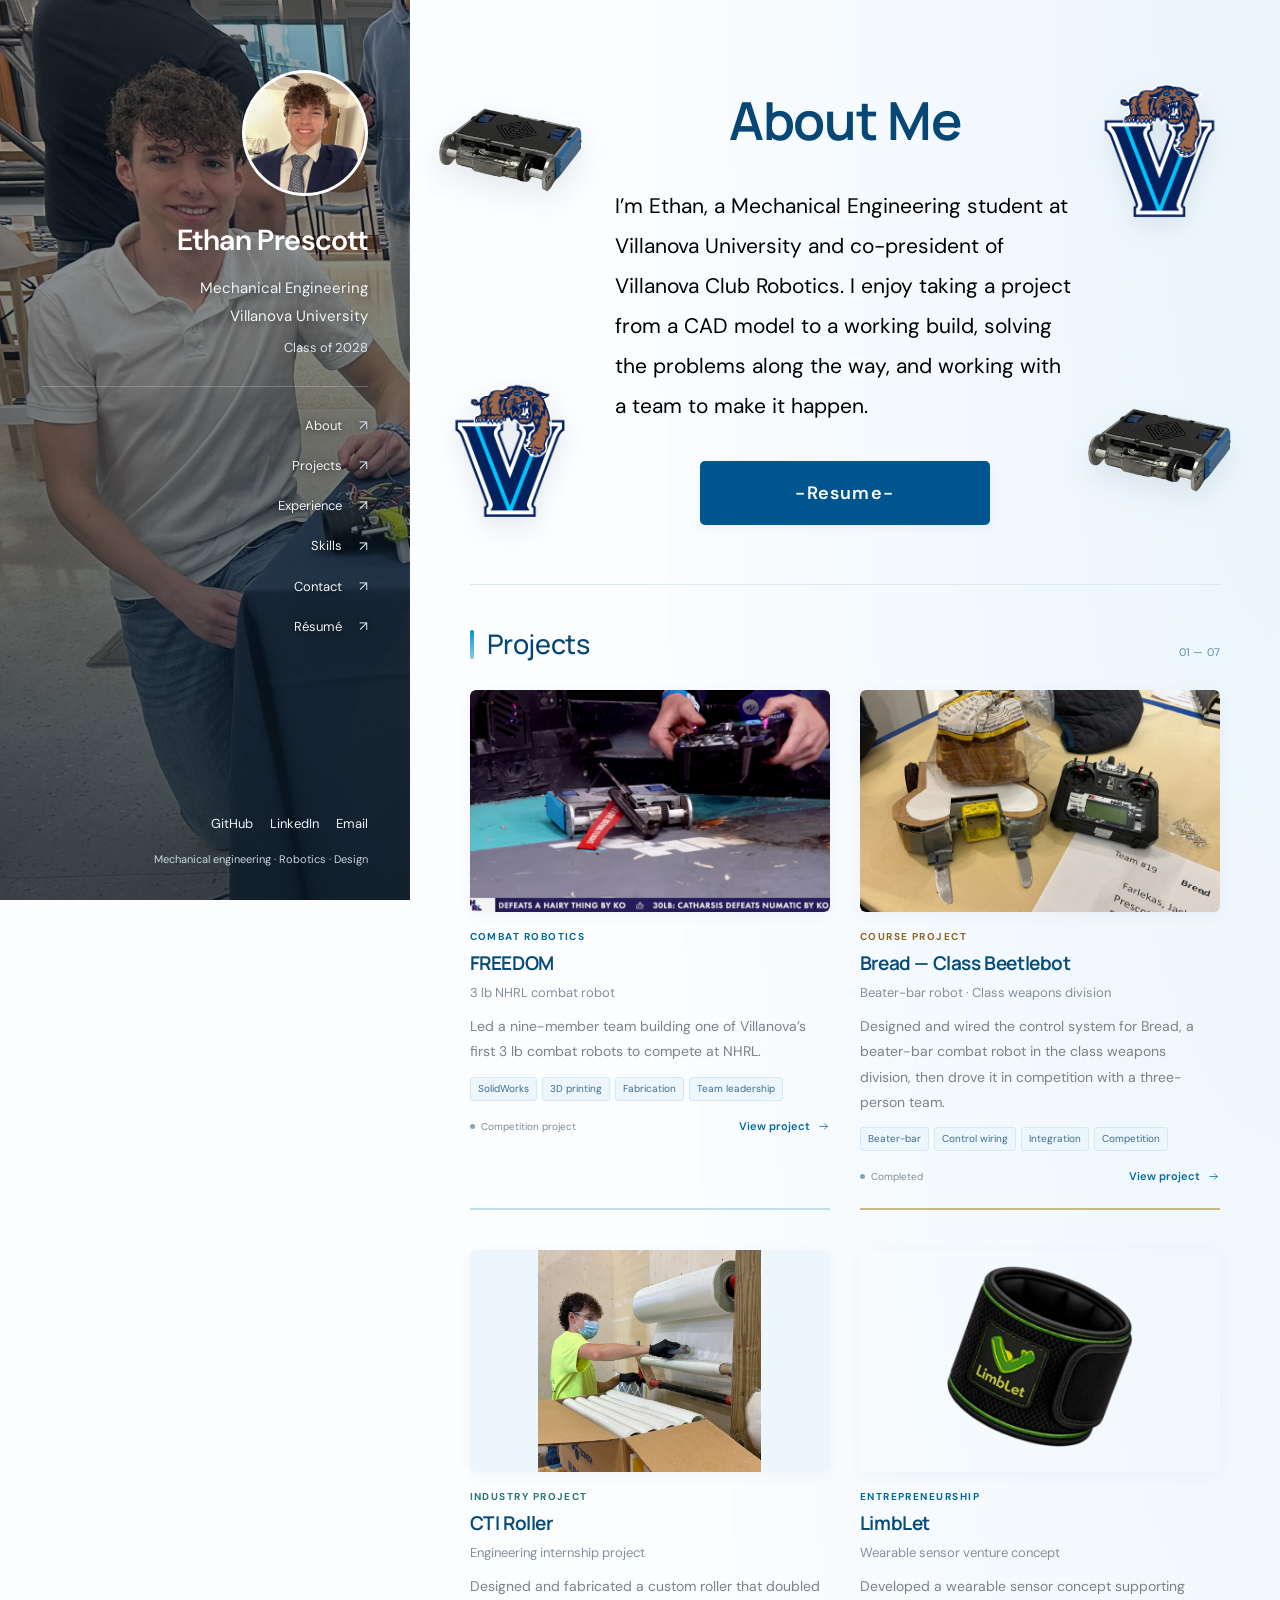
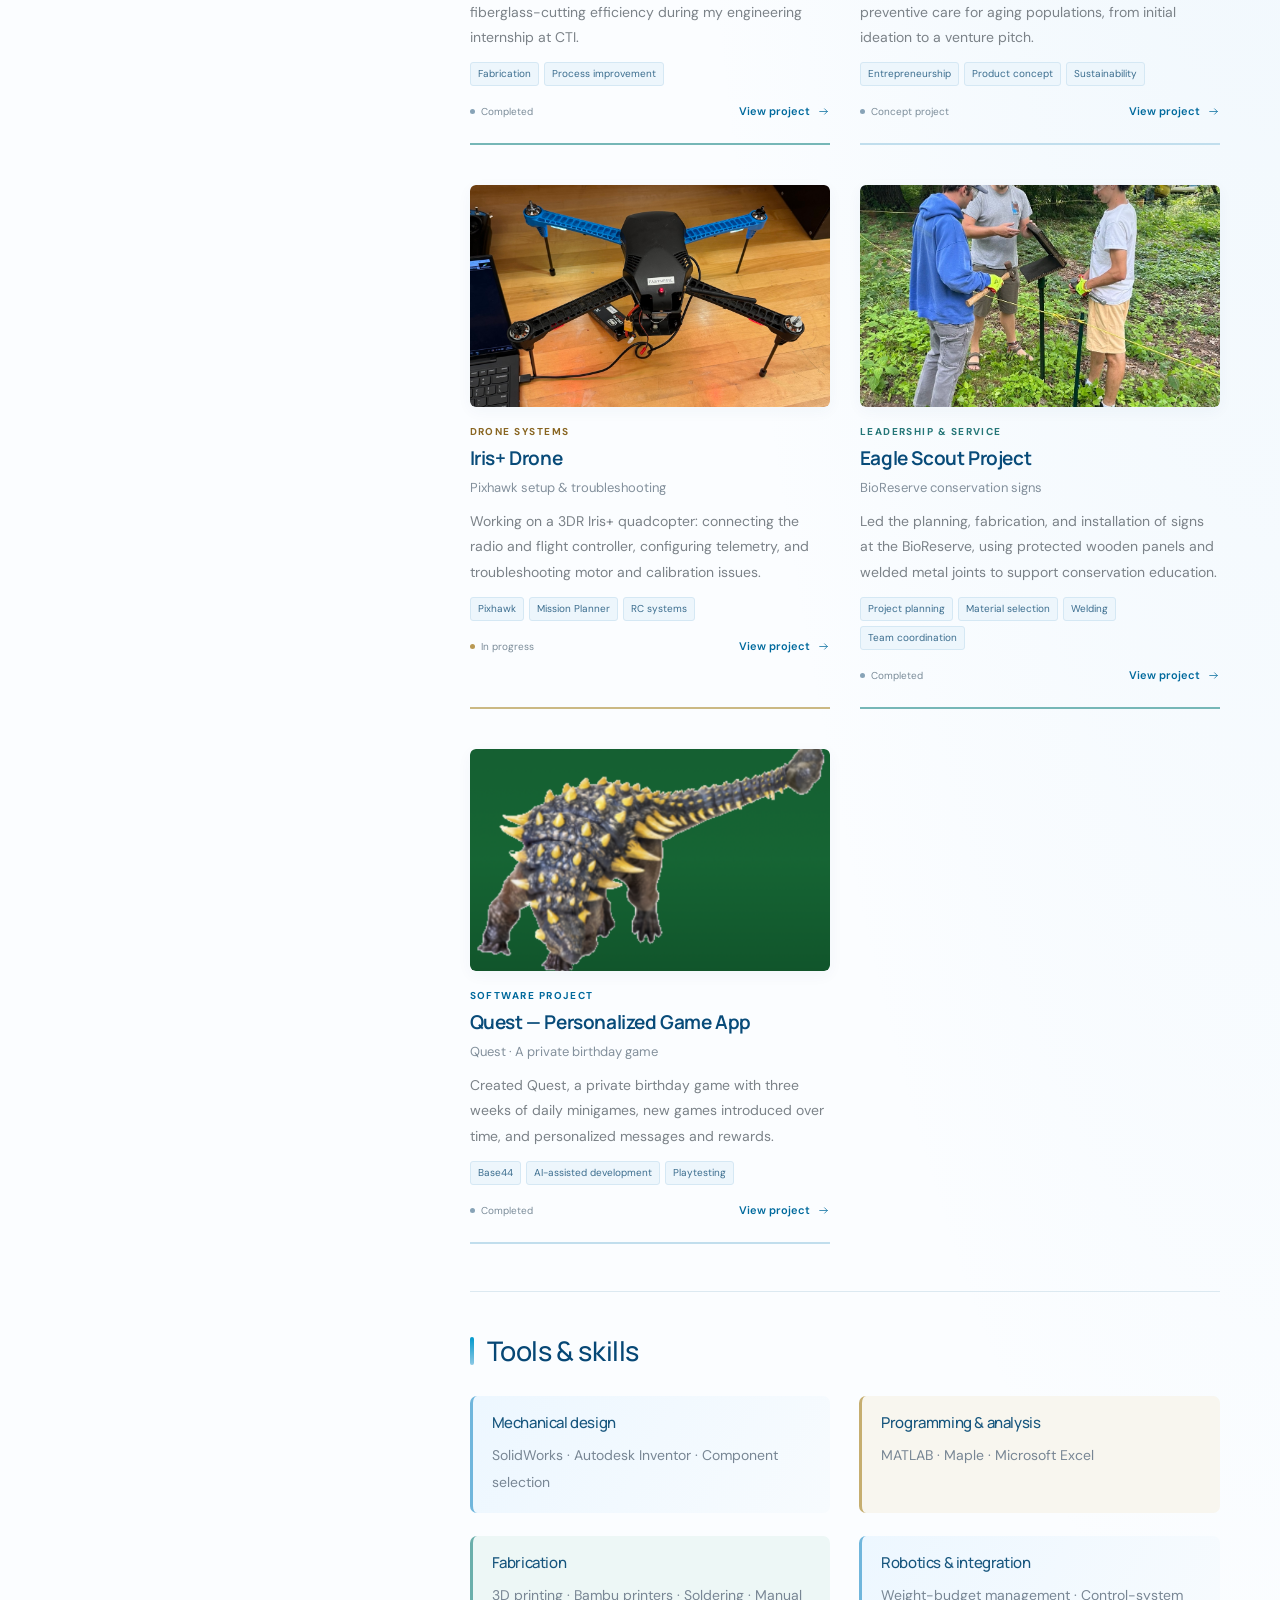
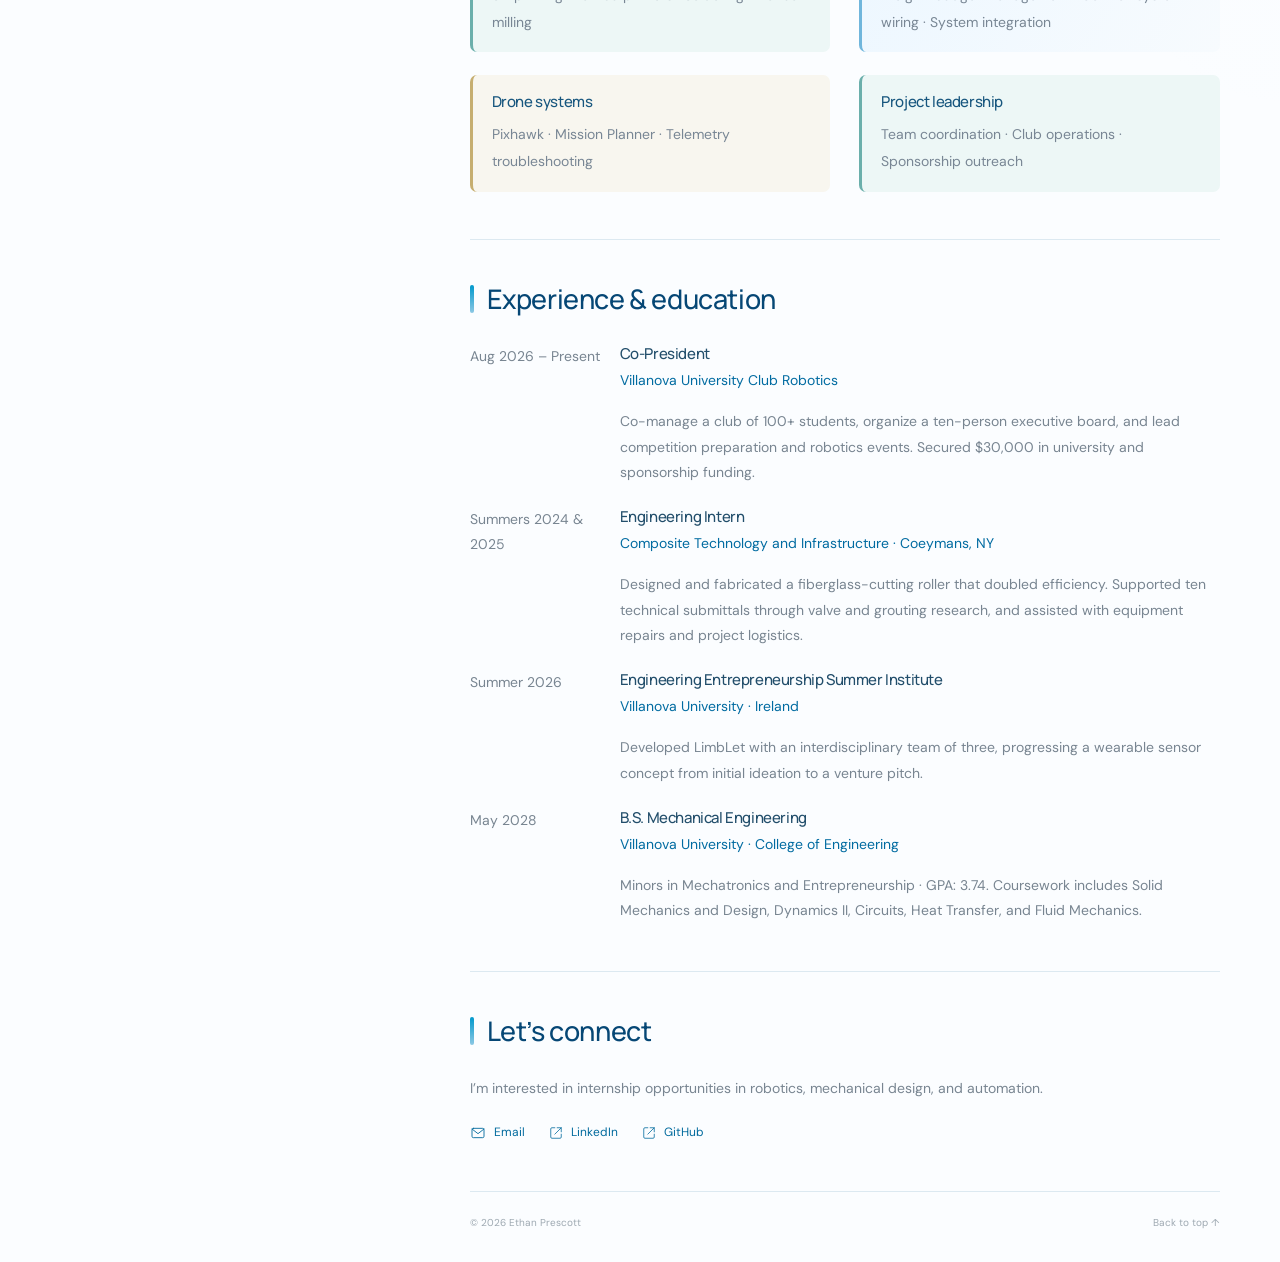
<file: index.html>
<!doctype html>
<html lang="en">
<head>
  <meta charset="utf-8">
  <meta name="viewport" content="width=device-width,initial-scale=1">
  <meta name="description" content="Ethan Prescott — Villanova mechanical engineering student. Projects in combat robotics, mechanical design, drone systems, entrepreneurship, and community service.">
  <meta name="theme-color" content="#153049">
  <title>Engineering Portfolio | Ethan Prescott</title>
  <link rel="icon" type="image/svg+xml" href="assets/favicon.svg">
  <link rel="stylesheet" href="assets/css/style.css">
  <script src="assets/js/site.js" defer></script>
</head>
<body id="top">
  <a class="skip-link" href="#main">Skip to content</a>
  <aside class="sidebar" aria-label="Profile and navigation">
      <div class="identity"><a class="avatar" href="index.html" aria-label="Ethan Prescott home"><img src="assets/images/ethan-profile.jpg" alt="Ethan Prescott"></a><div><a class="sidebar-name" href="index.html">Ethan Prescott</a><p class="sidebar-degree">Mechanical Engineering<br>Villanova University</p><p class="sidebar-school">Class of 2028</p></div></div>
      <button class="menu-toggle" type="button" aria-label="Open navigation" aria-controls="main-navigation" aria-expanded="false"><svg width="18" height="18" viewBox="0 0 24 24" fill="none" stroke="currentColor" stroke-width="1.35" stroke-linecap="round" stroke-linejoin="round" aria-hidden="true"><path d="M5 7h14M5 12h14M5 17h14"/></svg></button>
      <div class="sidebar-rule"></div><nav class="sidebar-nav" id="main-navigation" aria-label="Main navigation"><a href="index.html#about">About</a><a href="index.html#projects">Projects</a><a href="index.html#experience">Experience</a><a href="index.html#skills">Skills</a><a href="index.html#contact">Contact</a><a href="resume.html">Résumé</a></nav>
      <div class="sidebar-bottom"><div class="sidebar-links"><a href="https://github.com/ethanjprescott-max" target="_blank" rel="noopener noreferrer">GitHub</a><a href="https://www.linkedin.com/in/ethan-prescott22" target="_blank" rel="noopener noreferrer">LinkedIn</a><a href="mailto:ethan.j.prescott@gmail.com">Email</a></div><p class="sidebar-footer">Mechanical engineering · Robotics · Design</p></div>
    </aside>
  <main class="main" id="main">
    <section id="about" aria-labelledby="intro-title"><div class="about-layout"><div class="about-visual about-visual-left"><img class="about-art about-freedom" src="assets/images/freedom-removebg.png?v=full" alt="FREEDOM combat robot"><img class="about-art about-villanova about-art-copy" src="assets/images/Villanova-Wildcats-Emblem.png" alt="" aria-hidden="true"></div><div class="about-text"><h1 class="intro-title" id="intro-title">About Me</h1><p class="intro-copy">I’m Ethan, a Mechanical Engineering student at Villanova University and co-president of Villanova Club Robotics. I enjoy taking a project from a CAD model to a working build, solving the problems along the way, and working with a team to make it happen.</p><div class="intro-actions"><a class="button resume-button" href="resume.html">-Resume-</a></div></div><div class="about-visual about-visual-right"><img class="about-art about-villanova" src="assets/images/Villanova-Wildcats-Emblem.png" alt="Villanova Wildcats emblem"><img class="about-art about-freedom about-art-copy" src="assets/images/freedom-removebg.png?v=full" alt="" aria-hidden="true"></div></div></section>
    <section class="section" id="projects" aria-labelledby="projects-title"><div class="section-head"><h2 id="projects-title">Projects</h2><p>01 — 07</p></div><div class="project-grid"><article class="project-card">
      <a class="cover-link" href="projects/freedom.html" aria-label="View FREEDOM"><img class="project-photo" src="assets/images/projects/freedom/robot-check-in.png" alt="FREEDOM" loading="lazy" decoding="async"></a>
      <p class="project-category">Combat robotics</p><h3 class="project-title"><a href="projects/freedom.html">FREEDOM</a></h3><p class="project-subtitle">3 lb NHRL combat robot</p><p class="project-summary">Led a nine-member team building one of Villanova’s first 3 lb combat robots to compete at NHRL.</p>
      <div class="tags"><span class="tag">SolidWorks</span><span class="tag">3D printing</span><span class="tag">Fabrication</span><span class="tag">Team leadership</span></div>
      <div class="card-status"><span class="status ">Competition project</span><a class="text-link" href="projects/freedom.html" aria-label="View FREEDOM project">View project <svg width="13" height="13" viewBox="0 0 24 24" fill="none" stroke="currentColor" stroke-width="1.35" stroke-linecap="round" stroke-linejoin="round" aria-hidden="true"><path d="M5 12h14m-5-5 5 5-5 5"/></svg></a></div>
    </article><article class="project-card">
      <a class="cover-link" href="projects/beetlebot.html" aria-label="View Bread — Class Beetlebot"><img class="project-photo" src="assets/images/projects/beetlebot/robot-and-controller.jpg" alt="Bread — Class Beetlebot" loading="lazy" decoding="async"></a>
      <p class="project-category">Course project</p><h3 class="project-title"><a href="projects/beetlebot.html">Bread — Class Beetlebot</a></h3><p class="project-subtitle">Beater-bar robot · Class weapons division</p><p class="project-summary">Designed and wired the control system for Bread, a beater-bar combat robot in the class weapons division, then drove it in competition with a three-person team.</p>
      <div class="tags"><span class="tag">Beater-bar</span><span class="tag">Control wiring</span><span class="tag">Integration</span><span class="tag">Competition</span></div>
      <div class="card-status"><span class="status ">Completed</span><a class="text-link" href="projects/beetlebot.html" aria-label="View Bread — Class Beetlebot project">View project <svg width="13" height="13" viewBox="0 0 24 24" fill="none" stroke="currentColor" stroke-width="1.35" stroke-linecap="round" stroke-linejoin="round" aria-hidden="true"><path d="M5 12h14m-5-5 5 5-5 5"/></svg></a></div>
    </article><article class="project-card">
      <a class="cover-link contain" href="projects/cti-roller.html" aria-label="View CTI Roller"><img class="project-photo" src="assets/images/projects/cti-roller/fiberglass-cutting.jpg" alt="CTI Roller" loading="lazy" decoding="async"></a>
      <p class="project-category">Industry project</p><h3 class="project-title"><a href="projects/cti-roller.html">CTI Roller</a></h3><p class="project-subtitle">Engineering internship project</p><p class="project-summary">Designed and fabricated a custom roller that doubled fiberglass-cutting efficiency during my engineering internship at CTI.</p>
      <div class="tags"><span class="tag">Fabrication</span><span class="tag">Process improvement</span></div>
      <div class="card-status"><span class="status ">Completed</span><a class="text-link" href="projects/cti-roller.html" aria-label="View CTI Roller project">View project <svg width="13" height="13" viewBox="0 0 24 24" fill="none" stroke="currentColor" stroke-width="1.35" stroke-linecap="round" stroke-linejoin="round" aria-hidden="true"><path d="M5 12h14m-5-5 5 5-5 5"/></svg></a></div>
    </article><article class="project-card">
      <a class="cover-link" href="projects/limblet.html" aria-label="View LimbLet"><img class="project-photo" src="assets/images/projects/limblet/wearable-concept.png" alt="LimbLet" loading="lazy" decoding="async"></a>
      <p class="project-category">Entrepreneurship</p><h3 class="project-title"><a href="projects/limblet.html">LimbLet</a></h3><p class="project-subtitle">Wearable sensor venture concept</p><p class="project-summary">Developed a wearable sensor concept supporting preventive care for aging populations, from initial ideation to a venture pitch.</p>
      <div class="tags"><span class="tag">Entrepreneurship</span><span class="tag">Product concept</span><span class="tag">Sustainability</span></div>
      <div class="card-status"><span class="status ">Concept project</span><a class="text-link" href="projects/limblet.html" aria-label="View LimbLet project">View project <svg width="13" height="13" viewBox="0 0 24 24" fill="none" stroke="currentColor" stroke-width="1.35" stroke-linecap="round" stroke-linejoin="round" aria-hidden="true"><path d="M5 12h14m-5-5 5 5-5 5"/></svg></a></div>
    </article><article class="project-card">
      <a class="cover-link" href="projects/iris-drone.html" aria-label="View Iris+ Drone"><img class="project-photo" src="assets/images/projects/iris-drone/bench-setup.jpg" alt="Iris+ Drone" loading="lazy" decoding="async"></a>
      <p class="project-category">Drone systems</p><h3 class="project-title"><a href="projects/iris-drone.html">Iris+ Drone</a></h3><p class="project-subtitle">Pixhawk setup &amp; troubleshooting</p><p class="project-summary">Working on a 3DR Iris+ quadcopter: connecting the radio and flight controller, configuring telemetry, and troubleshooting motor and calibration issues.</p>
      <div class="tags"><span class="tag">Pixhawk</span><span class="tag">Mission Planner</span><span class="tag">RC systems</span></div>
      <div class="card-status"><span class="status progress">In progress</span><a class="text-link" href="projects/iris-drone.html" aria-label="View Iris+ Drone project">View project <svg width="13" height="13" viewBox="0 0 24 24" fill="none" stroke="currentColor" stroke-width="1.35" stroke-linecap="round" stroke-linejoin="round" aria-hidden="true"><path d="M5 12h14m-5-5 5 5-5 5"/></svg></a></div>
    </article><article class="project-card">
      <a class="cover-link" href="projects/eagle-scout.html" aria-label="View Eagle Scout Project"><img class="project-photo" src="assets/images/projects/eagle-scout/sign-installation.jpg" alt="Eagle Scout Project" loading="lazy" decoding="async"></a>
      <p class="project-category">Leadership &amp; service</p><h3 class="project-title"><a href="projects/eagle-scout.html">Eagle Scout Project</a></h3><p class="project-subtitle">BioReserve conservation signs</p><p class="project-summary">Led the planning, fabrication, and installation of signs at the BioReserve, using protected wooden panels and welded metal joints to support conservation education.</p>
      <div class="tags"><span class="tag">Project planning</span><span class="tag">Material selection</span><span class="tag">Welding</span><span class="tag">Team coordination</span></div>
      <div class="card-status"><span class="status ">Completed</span><a class="text-link" href="projects/eagle-scout.html" aria-label="View Eagle Scout Project project">View project <svg width="13" height="13" viewBox="0 0 24 24" fill="none" stroke="currentColor" stroke-width="1.35" stroke-linecap="round" stroke-linejoin="round" aria-hidden="true"><path d="M5 12h14m-5-5 5 5-5 5"/></svg></a></div>
    </article><article class="project-card">
      <a class="cover-link" href="projects/personal-app.html" aria-label="View Quest — Personalized Game App"><img class="project-photo" src="assets/images/projects/personal-app/dinosaur-minigame.png" alt="Quest — Personalized Game App" loading="lazy" decoding="async"></a>
      <p class="project-category">Software project</p><h3 class="project-title"><a href="projects/personal-app.html">Quest — Personalized Game App</a></h3><p class="project-subtitle">Quest · A private birthday game</p><p class="project-summary">Created Quest, a private birthday game with three weeks of daily minigames, new games introduced over time, and personalized messages and rewards.</p>
      <div class="tags"><span class="tag">Base44</span><span class="tag">AI-assisted development</span><span class="tag">Playtesting</span></div>
      <div class="card-status"><span class="status ">Completed</span><a class="text-link" href="projects/personal-app.html" aria-label="View Quest — Personalized Game App project">View project <svg width="13" height="13" viewBox="0 0 24 24" fill="none" stroke="currentColor" stroke-width="1.35" stroke-linecap="round" stroke-linejoin="round" aria-hidden="true"><path d="M5 12h14m-5-5 5 5-5 5"/></svg></a></div>
    </article></div></section>
    <section class="section" id="skills" aria-labelledby="skills-title"><div class="section-head"><h2 id="skills-title">Tools & skills</h2></div><div class="skills-grid"><div class="skill-group"><h3>Mechanical design</h3><p>SolidWorks · Autodesk Inventor · Component selection</p></div><div class="skill-group"><h3>Programming &amp; analysis</h3><p>MATLAB · Maple · Microsoft Excel</p></div><div class="skill-group"><h3>Fabrication</h3><p>3D printing · Bambu printers · Soldering · Manual milling</p></div><div class="skill-group"><h3>Robotics &amp; integration</h3><p>Weight-budget management · Control-system wiring · System integration</p></div><div class="skill-group"><h3>Drone systems</h3><p>Pixhawk · Mission Planner · Telemetry troubleshooting</p></div><div class="skill-group"><h3>Project leadership</h3><p>Team coordination · Club operations · Sponsorship outreach</p></div></div></section>
    <section class="section" id="experience" aria-labelledby="experience-title"><div class="section-head"><h2 id="experience-title">Experience & education</h2></div><div class="experience-list"><article class="experience-item"><p class="experience-label">Aug 2026 – Present</p><div><h3>Co-President</h3><p class="organization">Villanova University Club Robotics</p><p>Co-manage a club of 100+ students, organize a ten-person executive board, and lead competition preparation and robotics events. Secured $30,000 in university and sponsorship funding.</p></div></article><article class="experience-item"><p class="experience-label">Summers 2024 &amp; 2025</p><div><h3>Engineering Intern</h3><p class="organization">Composite Technology and Infrastructure · Coeymans, NY</p><p>Designed and fabricated a fiberglass-cutting roller that doubled efficiency. Supported ten technical submittals through valve and grouting research, and assisted with equipment repairs and project logistics.</p></div></article><article class="experience-item"><p class="experience-label">Summer 2026</p><div><h3>Engineering Entrepreneurship Summer Institute</h3><p class="organization">Villanova University · Ireland</p><p>Developed LimbLet with an interdisciplinary team of three, progressing a wearable sensor concept from initial ideation to a venture pitch.</p></div></article><article class="experience-item"><p class="experience-label">May 2028</p><div><h3>B.S. Mechanical Engineering</h3><p class="organization">Villanova University · College of Engineering</p><p>Minors in Mechatronics and Entrepreneurship · GPA: 3.74. Coursework includes Solid Mechanics and Design, Dynamics II, Circuits, Heat Transfer, and Fluid Mechanics.</p></div></article></div></section>
    <section class="section" id="contact" aria-labelledby="contact-title"><div class="section-head"><h2 id="contact-title">Let’s connect</h2></div><p class="contact-copy">I’m interested in internship opportunities in robotics, mechanical design, and automation.</p><div class="contact-links"><a href="mailto:ethan.j.prescott@gmail.com"><svg width="16" height="16" viewBox="0 0 24 24" fill="none" stroke="currentColor" stroke-width="1.35" stroke-linecap="round" stroke-linejoin="round" aria-hidden="true"><rect x="3" y="5" width="18" height="14" rx="2"/><path d="m3 6 9 7 9-7"/></svg> Email</a><a href="https://www.linkedin.com/in/ethan-prescott22" target="_blank" rel="noopener noreferrer"><svg width="14" height="14" viewBox="0 0 24 24" fill="none" stroke="currentColor" stroke-width="1.35" stroke-linecap="round" stroke-linejoin="round" aria-hidden="true"><path d="M14 3h7v7m0-7L10 14"/><path d="M10 3H5a2 2 0 0 0-2 2v14a2 2 0 0 0 2 2h14a2 2 0 0 0 2-2v-5"/></svg> LinkedIn</a><a href="https://github.com/ethanjprescott-max" target="_blank" rel="noopener noreferrer"><svg width="14" height="14" viewBox="0 0 24 24" fill="none" stroke="currentColor" stroke-width="1.35" stroke-linecap="round" stroke-linejoin="round" aria-hidden="true"><path d="M14 3h7v7m0-7L10 14"/><path d="M10 3H5a2 2 0 0 0-2 2v14a2 2 0 0 0 2 2h14a2 2 0 0 0 2-2v-5"/></svg> GitHub</a></div></section>
    <footer class="site-footer"><span>© 2026 Ethan Prescott</span><a href="#top">Back to top ↑</a></footer></main>
  <dialog class="lightbox" aria-label="Project image"><button class="close-dialog" type="button" aria-label="Close image">×</button><img alt=""><p></p></dialog>
</body>
</html>
</file>
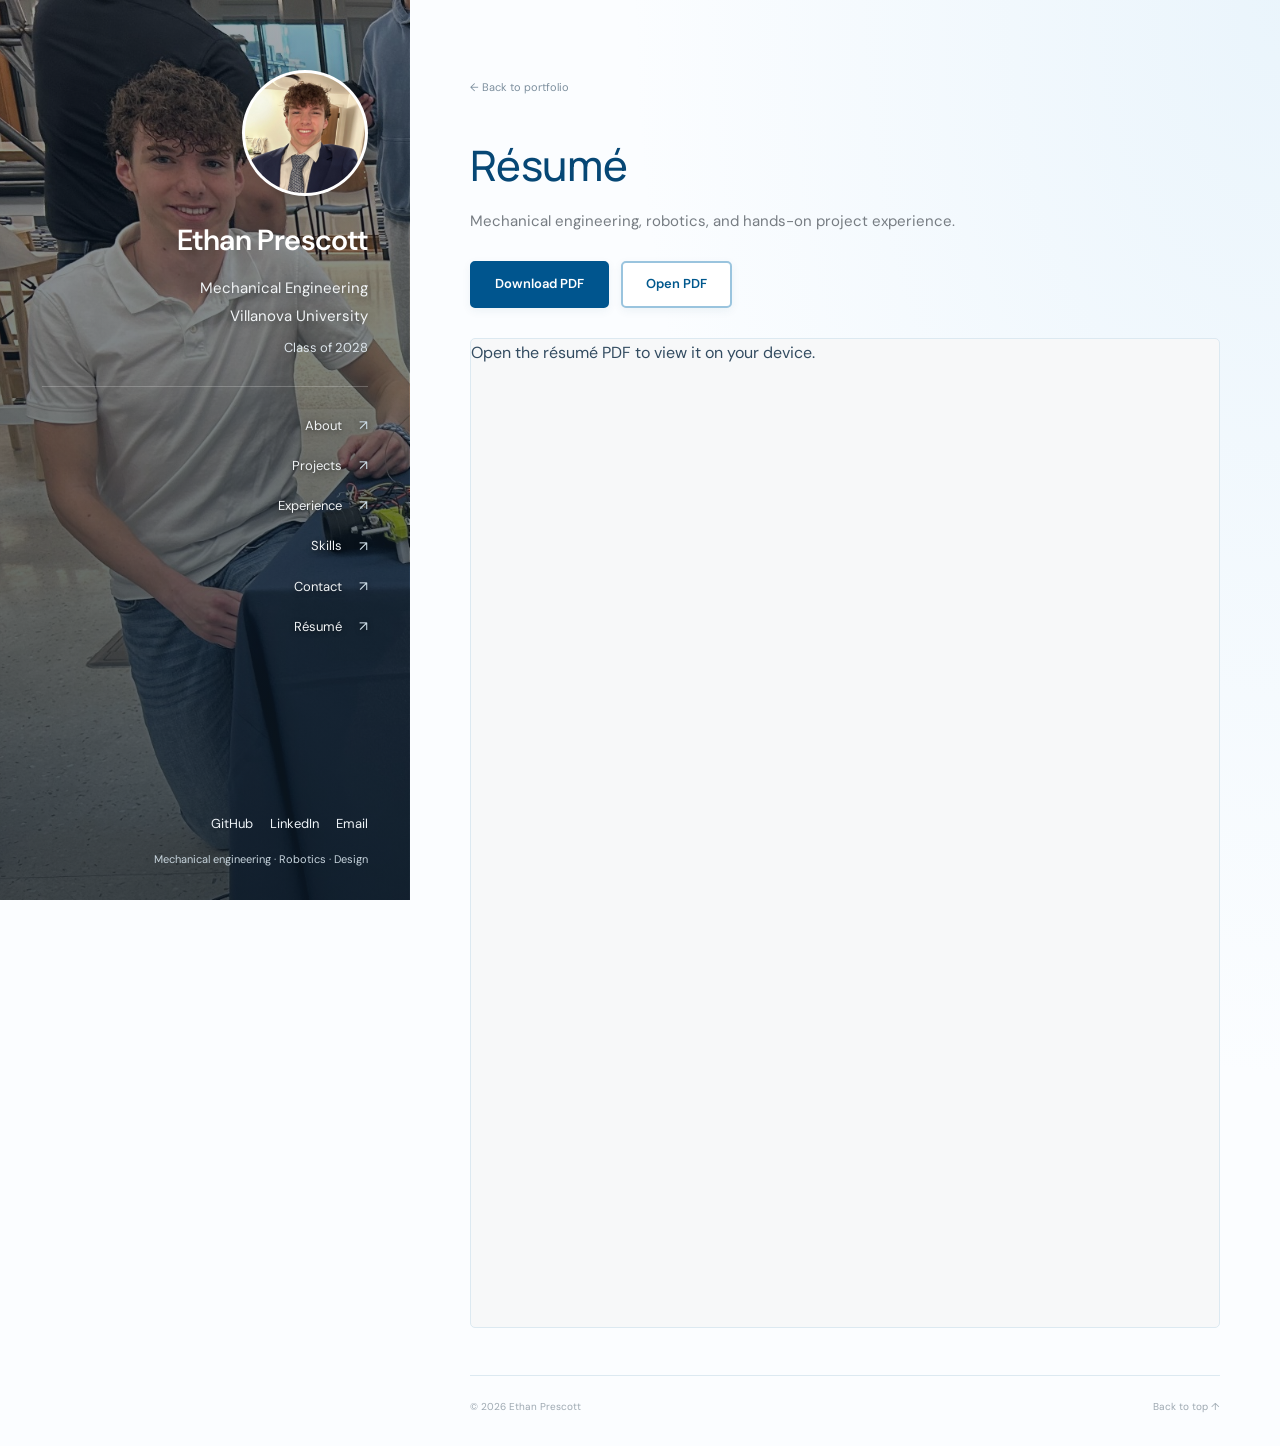
<file: resume.html>
<!doctype html>
<html lang="en">
<head>
  <meta charset="utf-8">
  <meta name="viewport" content="width=device-width,initial-scale=1">
  <meta name="description" content="Ethan Prescott — résumé.">
  <meta name="theme-color" content="#153049">
  <title>Résumé | Ethan Prescott</title>
  <link rel="icon" type="image/svg+xml" href="assets/favicon.svg">
  <link rel="stylesheet" href="assets/css/style.css">
  <script src="assets/js/site.js" defer></script>
</head>
<body id="top">
  <a class="skip-link" href="#main">Skip to content</a>
  <aside class="sidebar" aria-label="Profile and navigation">
      <div class="identity"><a class="avatar" href="index.html" aria-label="Ethan Prescott home"><img src="assets/images/ethan-profile.jpg" alt="Ethan Prescott"></a><div><a class="sidebar-name" href="index.html">Ethan Prescott</a><p class="sidebar-degree">Mechanical Engineering<br>Villanova University</p><p class="sidebar-school">Class of 2028</p></div></div>
      <button class="menu-toggle" type="button" aria-label="Open navigation" aria-controls="main-navigation" aria-expanded="false"><svg width="18" height="18" viewBox="0 0 24 24" fill="none" stroke="currentColor" stroke-width="1.35" stroke-linecap="round" stroke-linejoin="round" aria-hidden="true"><path d="M5 7h14M5 12h14M5 17h14"/></svg></button>
      <div class="sidebar-rule"></div><nav class="sidebar-nav" id="main-navigation" aria-label="Main navigation"><a href="index.html#about">About</a><a href="index.html#projects">Projects</a><a href="index.html#experience">Experience</a><a href="index.html#skills">Skills</a><a href="index.html#contact">Contact</a><a href="resume.html">Résumé</a></nav>
      <div class="sidebar-bottom"><div class="sidebar-links"><a href="https://github.com/ethanjprescott-max" target="_blank" rel="noopener noreferrer">GitHub</a><a href="https://www.linkedin.com/in/ethan-prescott22" target="_blank" rel="noopener noreferrer">LinkedIn</a><a href="mailto:ethan.j.prescott@gmail.com">Email</a></div><p class="sidebar-footer">Mechanical engineering · Robotics · Design</p></div>
    </aside>
  <main class="main" id="main"><a class="breadcrumb" href="index.html">← Back to portfolio</a><section aria-labelledby="resume-title"><h1 id="resume-title">Résumé</h1><p class="page-intro">Mechanical engineering, robotics, and hands-on project experience.</p><div class="intro-actions"><a class="button" href="assets/ethan-prescott-resume.pdf" download>Download PDF</a><a class="button" href="assets/ethan-prescott-resume.pdf" target="_blank" rel="noopener">Open PDF</a></div><object class="resume-embed" data="assets/ethan-prescott-resume.pdf" type="application/pdf" aria-label="Ethan Prescott résumé"><p><a href="assets/ethan-prescott-resume.pdf">Open the résumé PDF</a> to view it on your device.</p></object></section><footer class="site-footer"><span>© 2026 Ethan Prescott</span><a href="#top">Back to top ↑</a></footer></main>
  <dialog class="lightbox" aria-label="Project image"><button class="close-dialog" type="button" aria-label="Close image">×</button><img alt=""><p></p></dialog>
</body>
</html>
</file>
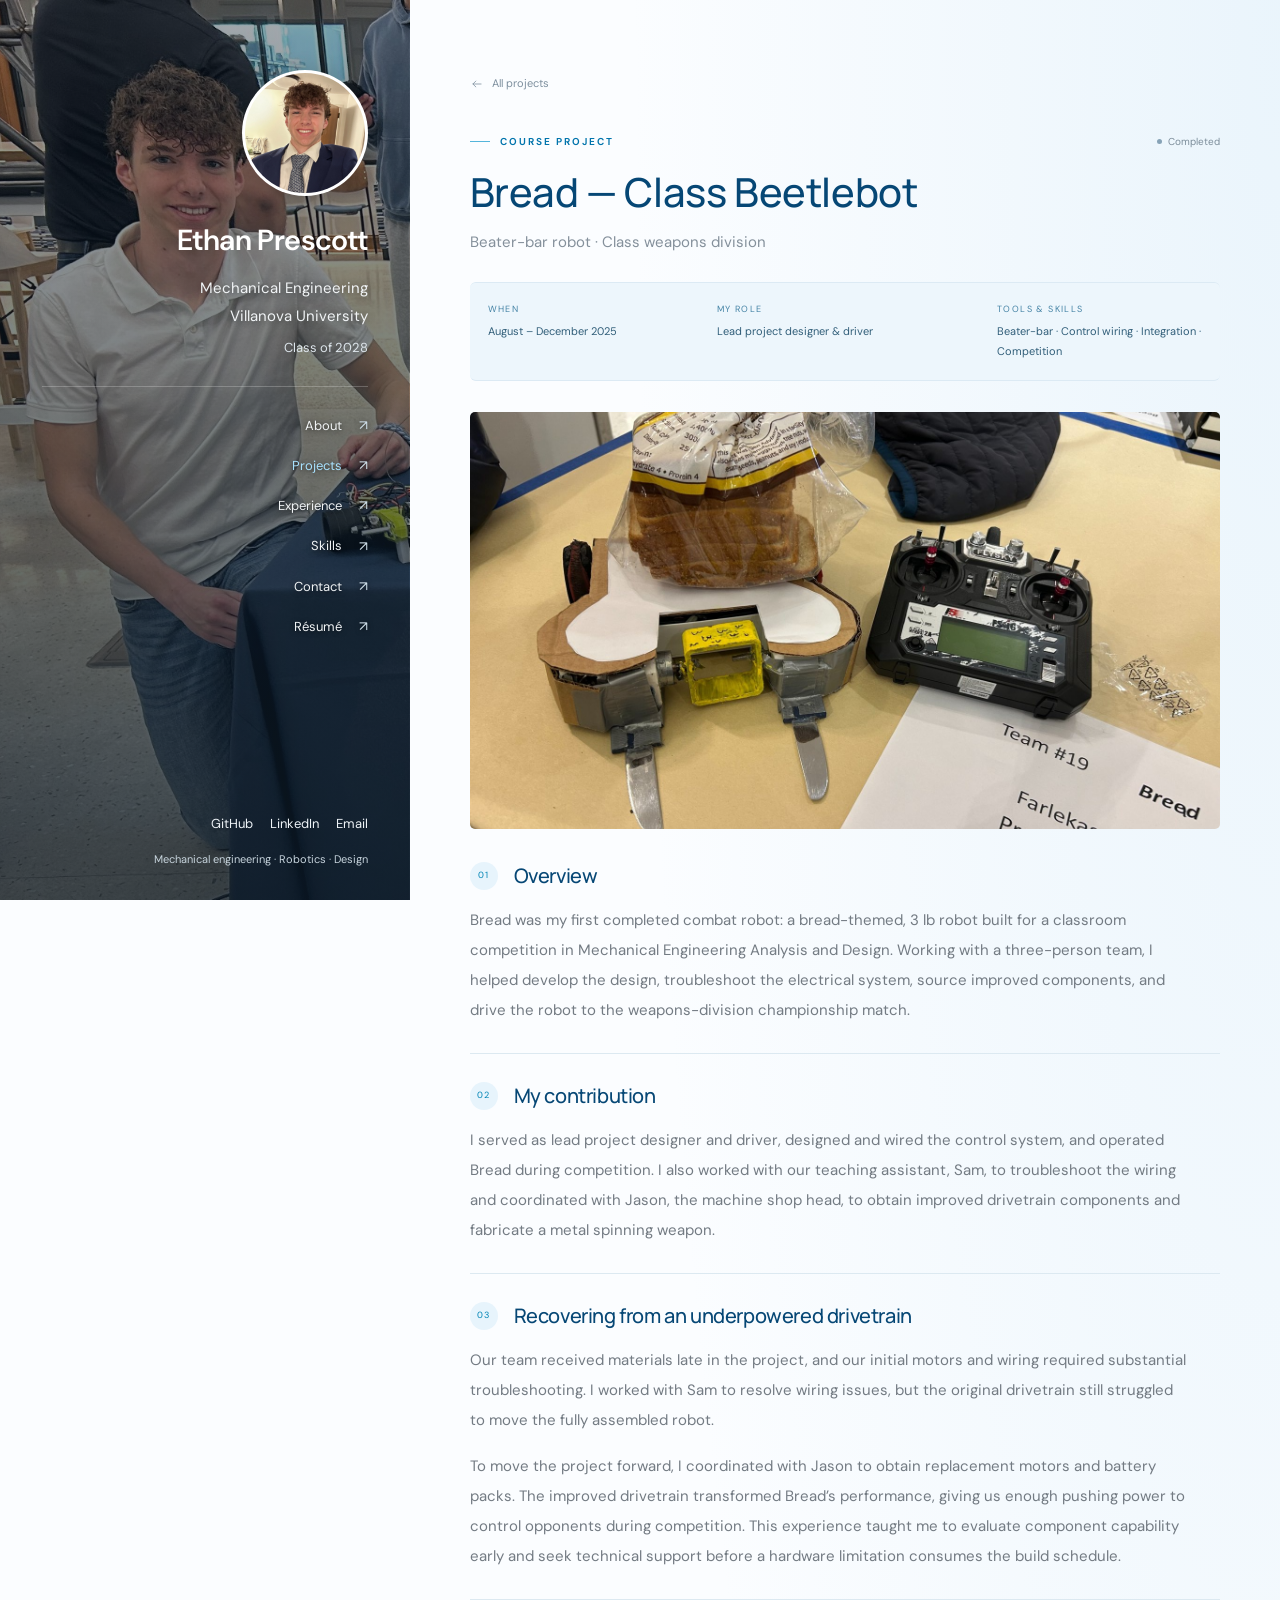
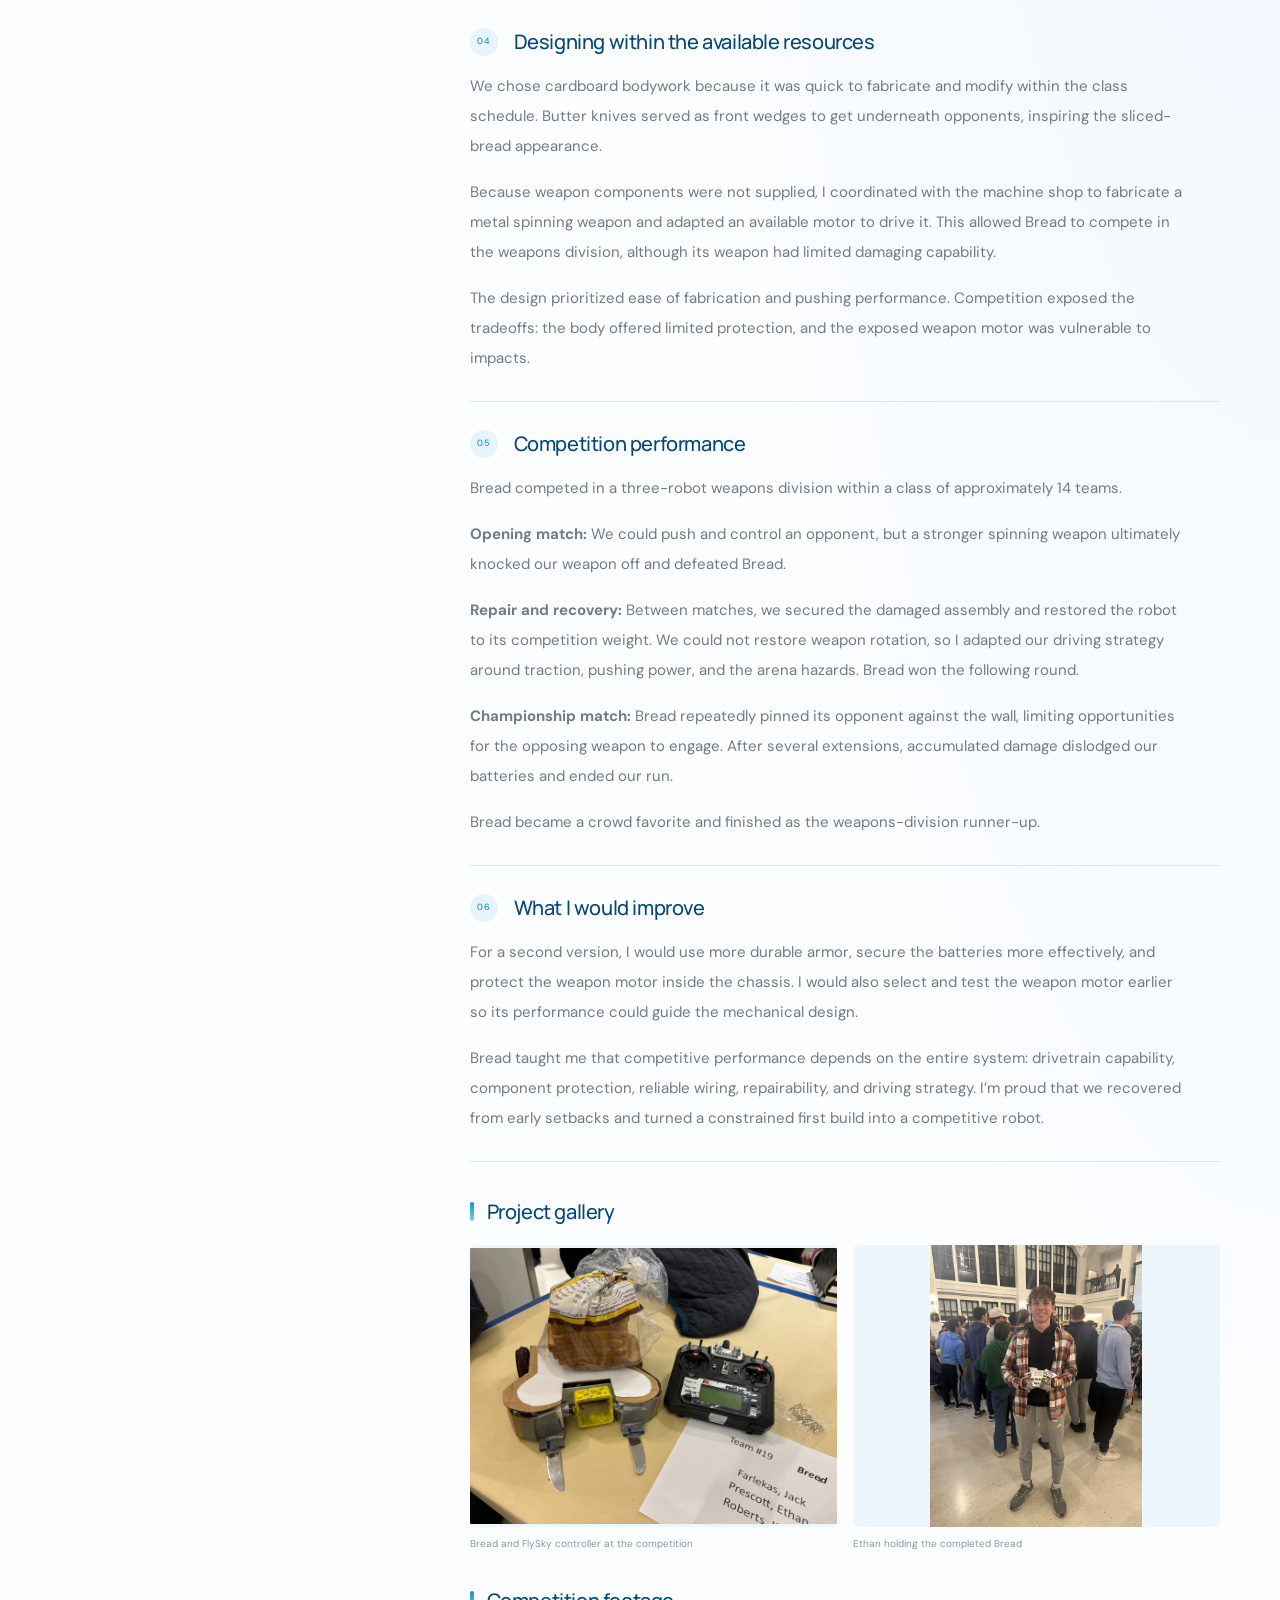
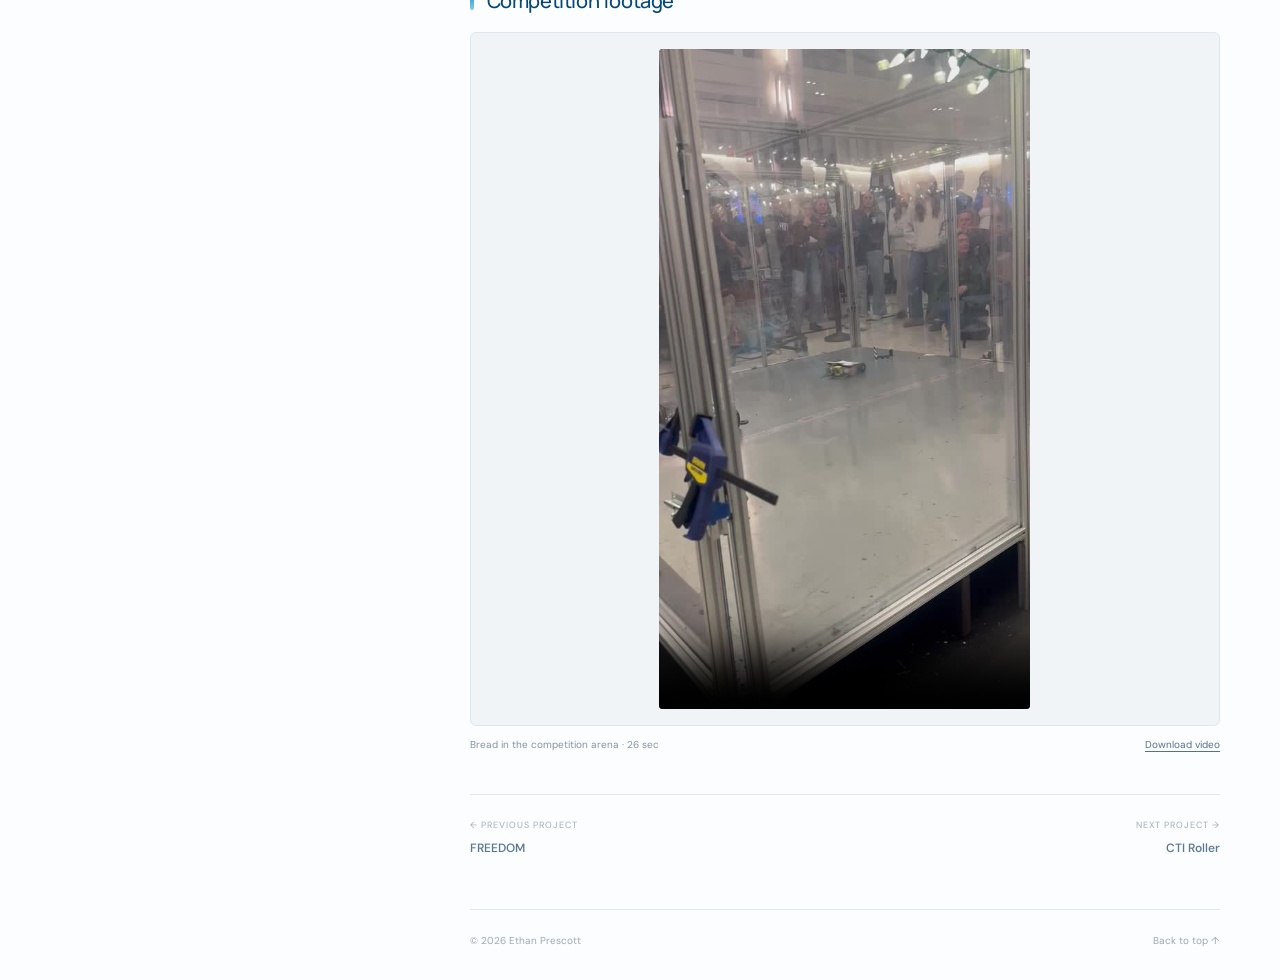
<file: projects/beetlebot.html>
<!doctype html>
<html lang="en">
<head>
  <meta charset="utf-8">
  <meta name="viewport" content="width=device-width,initial-scale=1">
  <meta name="description" content="Designed and wired the control system for Bread, a beater-bar combat robot in the class weapons division, then drove it in competition with a three-person team.">
  <meta name="theme-color" content="#153049">
  <title>Bread — Class Beetlebot | Ethan Prescott</title>
  <link rel="icon" type="image/svg+xml" href="../assets/favicon.svg">
  <link rel="stylesheet" href="../assets/css/style.css">
  <script src="../assets/js/site.js" defer></script>
</head>
<body id="top">
  <a class="skip-link" href="#main">Skip to content</a>
  <aside class="sidebar" aria-label="Profile and navigation">
      <div class="identity"><a class="avatar" href="../index.html" aria-label="Ethan Prescott home"><img src="../assets/images/ethan-profile.jpg" alt="Ethan Prescott"></a><div><a class="sidebar-name" href="../index.html">Ethan Prescott</a><p class="sidebar-degree">Mechanical Engineering<br>Villanova University</p><p class="sidebar-school">Class of 2028</p></div></div>
      <button class="menu-toggle" type="button" aria-label="Open navigation" aria-controls="main-navigation" aria-expanded="false"><svg width="18" height="18" viewBox="0 0 24 24" fill="none" stroke="currentColor" stroke-width="1.35" stroke-linecap="round" stroke-linejoin="round" aria-hidden="true"><path d="M5 7h14M5 12h14M5 17h14"/></svg></button>
      <div class="sidebar-rule"></div><nav class="sidebar-nav" id="main-navigation" aria-label="Main navigation"><a href="../index.html#about">About</a><a href="../index.html#projects" aria-current="page">Projects</a><a href="../index.html#experience">Experience</a><a href="../index.html#skills">Skills</a><a href="../index.html#contact">Contact</a><a href="../resume.html">Résumé</a></nav>
      <div class="sidebar-bottom"><div class="sidebar-links"><a href="https://github.com/ethanjprescott-max" target="_blank" rel="noopener noreferrer">GitHub</a><a href="https://www.linkedin.com/in/ethan-prescott22" target="_blank" rel="noopener noreferrer">LinkedIn</a><a href="mailto:ethan.j.prescott@gmail.com">Email</a></div><p class="sidebar-footer">Mechanical engineering · Robotics · Design</p></div>
    </aside>
  <main class="main" id="main">
    <a class="breadcrumb" href="../index.html#projects"><svg width="14" height="14" viewBox="0 0 24 24" fill="none" stroke="currentColor" stroke-width="1.35" stroke-linecap="round" stroke-linejoin="round" aria-hidden="true"><path d="M19 12H5m5-5-5 5 5 5"/></svg> All projects</a>
    <header class="project-header"><div class="project-header-top"><p class="eyebrow">Course project</p><span class="status ">Completed</span></div><h1>Bread — Class Beetlebot</h1><p class="subtitle">Beater-bar robot · Class weapons division</p><dl class="project-meta"><div><dt>When</dt><dd>August – December 2025</dd></div><div><dt>My role</dt><dd>Lead project designer &amp; driver</dd></div><div><dt>Tools & skills</dt><dd>Beater-bar · Control wiring · Integration · Competition</dd></div></dl></header>
    <div class="hero-photo"><img class="project-photo" src="../assets/images/projects/beetlebot/robot-and-controller.jpg" alt="Bread — Class Beetlebot" loading="lazy" decoding="async"></div>
    <section class="detail-section" aria-labelledby="overview-title"><div class="detail-heading"><span>01</span><h2 id="overview-title">Overview</h2></div><p class="detail-copy">Bread was my first completed combat robot: a bread-themed, 3 lb robot built for a classroom competition in Mechanical Engineering Analysis and Design. Working with a three-person team, I helped develop the design, troubleshoot the electrical system, source improved components, and drive the robot to the weapons-division championship match.</p></section>
    <section class="detail-section" aria-labelledby="contribution-title"><div class="detail-heading"><span>02</span><h2 id="contribution-title">My contribution</h2></div><p class="detail-copy">I served as lead project designer and driver, designed and wired the control system, and operated Bread during competition. I also worked with our teaching assistant, Sam, to troubleshoot the wiring and coordinated with Jason, the machine shop head, to obtain improved drivetrain components and fabricate a metal spinning weapon.</p></section>
    <section class="detail-section" aria-labelledby="drivetrain-title"><div class="detail-heading"><span>03</span><h2 id="drivetrain-title">Recovering from an underpowered drivetrain</h2></div><p class="detail-copy">Our team received materials late in the project, and our initial motors and wiring required substantial troubleshooting. I worked with Sam to resolve wiring issues, but the original drivetrain still struggled to move the fully assembled robot.</p><p class="detail-copy">To move the project forward, I coordinated with Jason to obtain replacement motors and battery packs. The improved drivetrain transformed Bread’s performance, giving us enough pushing power to control opponents during competition. This experience taught me to evaluate component capability early and seek technical support before a hardware limitation consumes the build schedule.</p></section>
    <section class="detail-section" aria-labelledby="design-title"><div class="detail-heading"><span>04</span><h2 id="design-title">Designing within the available resources</h2></div><p class="detail-copy">We chose cardboard bodywork because it was quick to fabricate and modify within the class schedule. Butter knives served as front wedges to get underneath opponents, inspiring the sliced-bread appearance.</p><p class="detail-copy">Because weapon components were not supplied, I coordinated with the machine shop to fabricate a metal spinning weapon and adapted an available motor to drive it. This allowed Bread to compete in the weapons division, although its weapon had limited damaging capability.</p><p class="detail-copy">The design prioritized ease of fabrication and pushing performance. Competition exposed the tradeoffs: the body offered limited protection, and the exposed weapon motor was vulnerable to impacts.</p></section>
    <section class="detail-section" aria-labelledby="results-title"><div class="detail-heading"><span>05</span><h2 id="results-title">Competition performance</h2></div><p class="detail-copy">Bread competed in a three-robot weapons division within a class of approximately 14 teams.</p><p class="detail-copy"><strong>Opening match:</strong> We could push and control an opponent, but a stronger spinning weapon ultimately knocked our weapon off and defeated Bread.</p><p class="detail-copy"><strong>Repair and recovery:</strong> Between matches, we secured the damaged assembly and restored the robot to its competition weight. We could not restore weapon rotation, so I adapted our driving strategy around traction, pushing power, and the arena hazards. Bread won the following round.</p><p class="detail-copy"><strong>Championship match:</strong> Bread repeatedly pinned its opponent against the wall, limiting opportunities for the opposing weapon to engage. After several extensions, accumulated damage dislodged our batteries and ended our run.</p><p class="detail-copy">Bread became a crowd favorite and finished as the weapons-division runner-up.</p></section>
    <section class="detail-section" aria-labelledby="lessons-title"><div class="detail-heading"><span>06</span><h2 id="lessons-title">What I would improve</h2></div><p class="detail-copy">For a second version, I would use more durable armor, secure the batteries more effectively, and protect the weapon motor inside the chassis. I would also select and test the weapon motor earlier so its performance could guide the mechanical design.</p><p class="detail-copy">Bread taught me that competitive performance depends on the entire system: drivetrain capability, component protection, reliable wiring, repairability, and driving strategy. I’m proud that we recovered from early setbacks and turned a constrained first build into a competitive robot.</p></section>
    <section class="gallery-section" aria-labelledby="gallery-title"><h2 id="gallery-title">Project gallery</h2><div class="gallery-grid gallery-pair"><figure><a href="../assets/images/projects/beetlebot/robot-and-controller.jpg" data-gallery data-caption="Bread and FlySky controller at the competition" aria-label="Enlarge Bread and FlySky controller at the competition"><img class="project-photo" src="../assets/images/projects/beetlebot/robot-and-controller.jpg" alt="Bread and FlySky controller at the competition" loading="lazy" decoding="async"></a><figcaption>Bread and FlySky controller at the competition</figcaption></figure><figure><a href="../assets/images/projects/beetlebot/ethan-with-beetlebot.jpg" data-gallery data-caption="Ethan holding the completed Bread" aria-label="Enlarge Ethan holding the completed Bread"><img class="project-photo" src="../assets/images/projects/beetlebot/ethan-with-beetlebot.jpg" alt="Ethan holding the completed Bread" loading="lazy" decoding="async"></a><figcaption>Ethan holding the completed Bread</figcaption></figure></div></section>
    <section class="video-section" aria-labelledby="event-video-title"><h2 id="event-video-title">Competition footage</h2><figure class="project-video"><div class="video-shell"><video controls playsinline preload="metadata" width="540" height="960" poster="../assets/images/projects/beetlebot/competition-poster.jpg" aria-label="Bread · Class Beetlebot competition recording" aria-describedby="video-caption"><source src="../assets/videos/beetlebot-competition.mp4" type="video/mp4">Your browser does not support embedded video. <a href="../assets/videos/beetlebot-competition.mp4">Download the recording</a>.</video></div><figcaption id="video-caption"><span>Bread in the competition arena · 26 sec</span><a href="../assets/videos/beetlebot-competition.mp4" download>Download video</a></figcaption></figure></section>
    
    <nav class="project-navigation" aria-label="More projects"><a href="freedom.html"><span>← Previous project</span><strong>FREEDOM</strong></a><a href="cti-roller.html"><span>Next project →</span><strong>CTI Roller</strong></a></nav>
    <footer class="site-footer"><span>© 2026 Ethan Prescott</span><a href="#top">Back to top ↑</a></footer></main>
  <dialog class="lightbox" aria-label="Project image"><button class="close-dialog" type="button" aria-label="Close image">×</button><img alt=""><p></p></dialog>
</body>
</html>
</file>
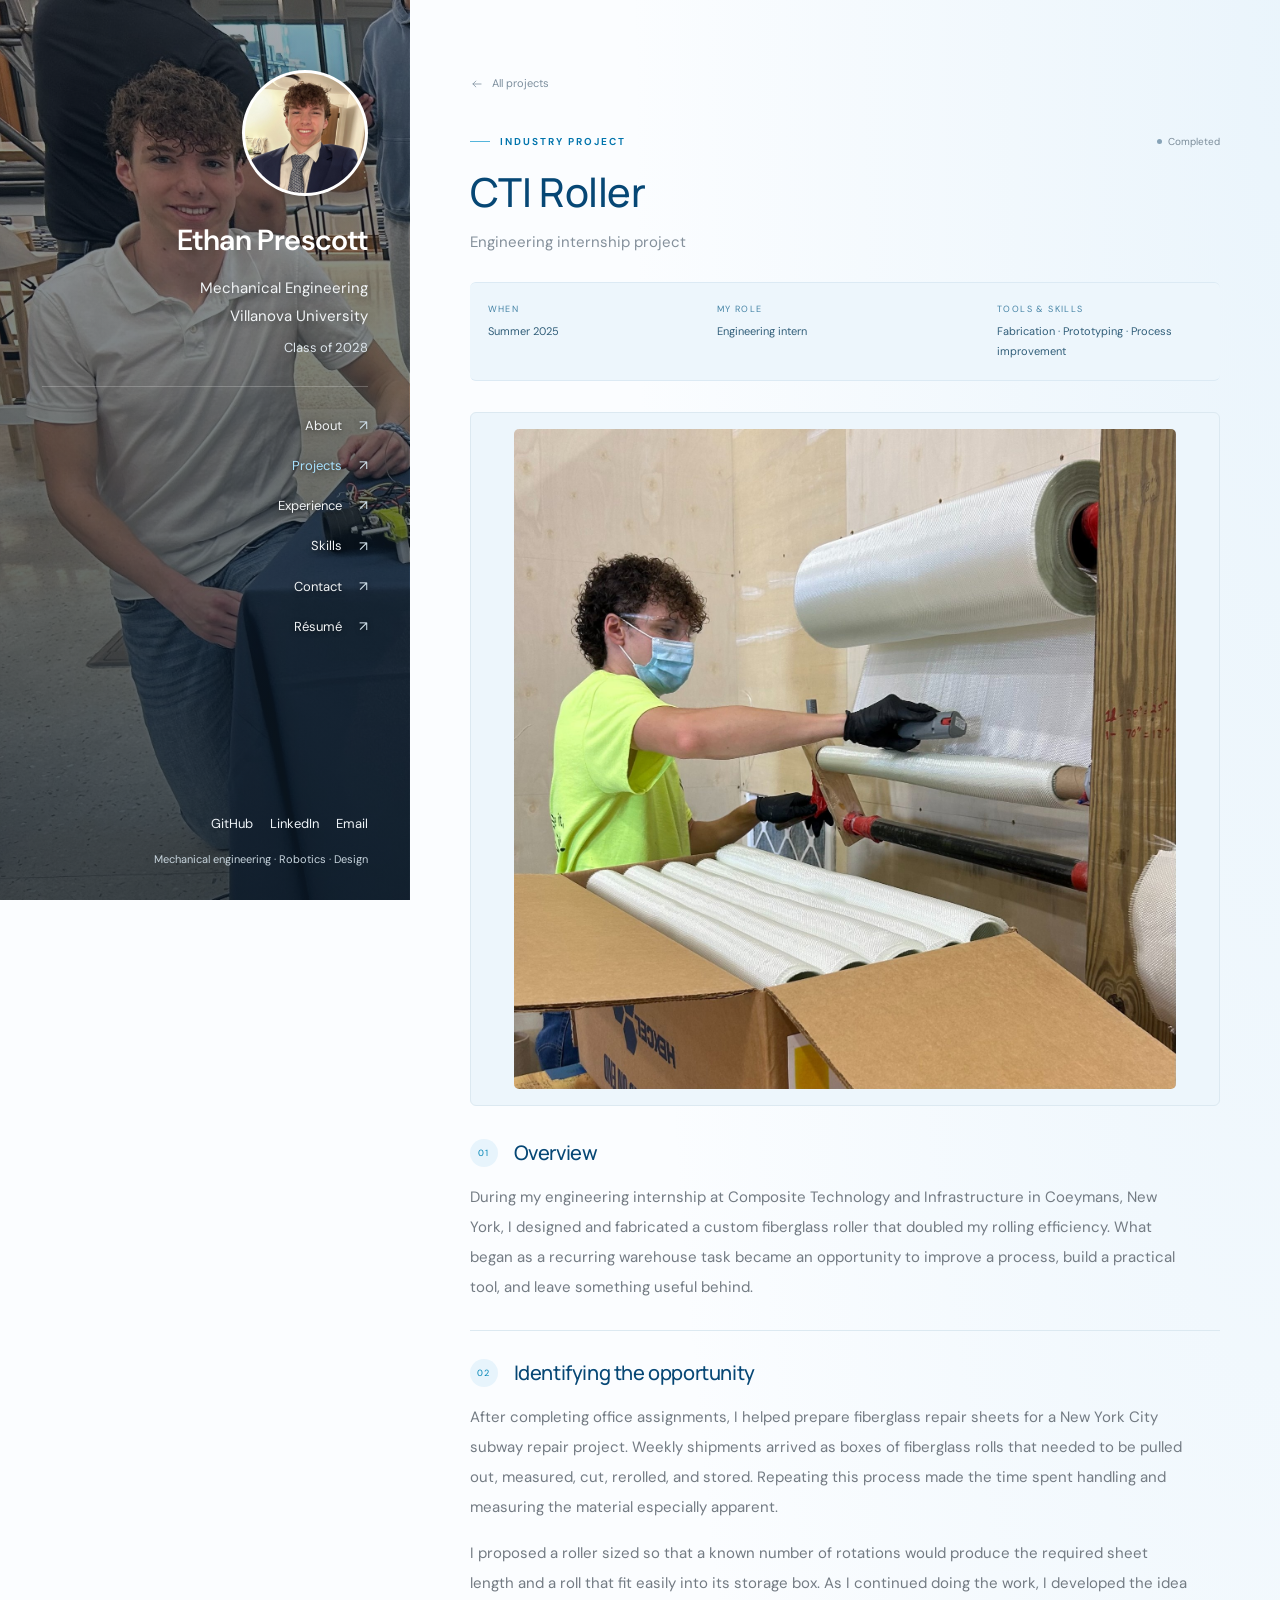
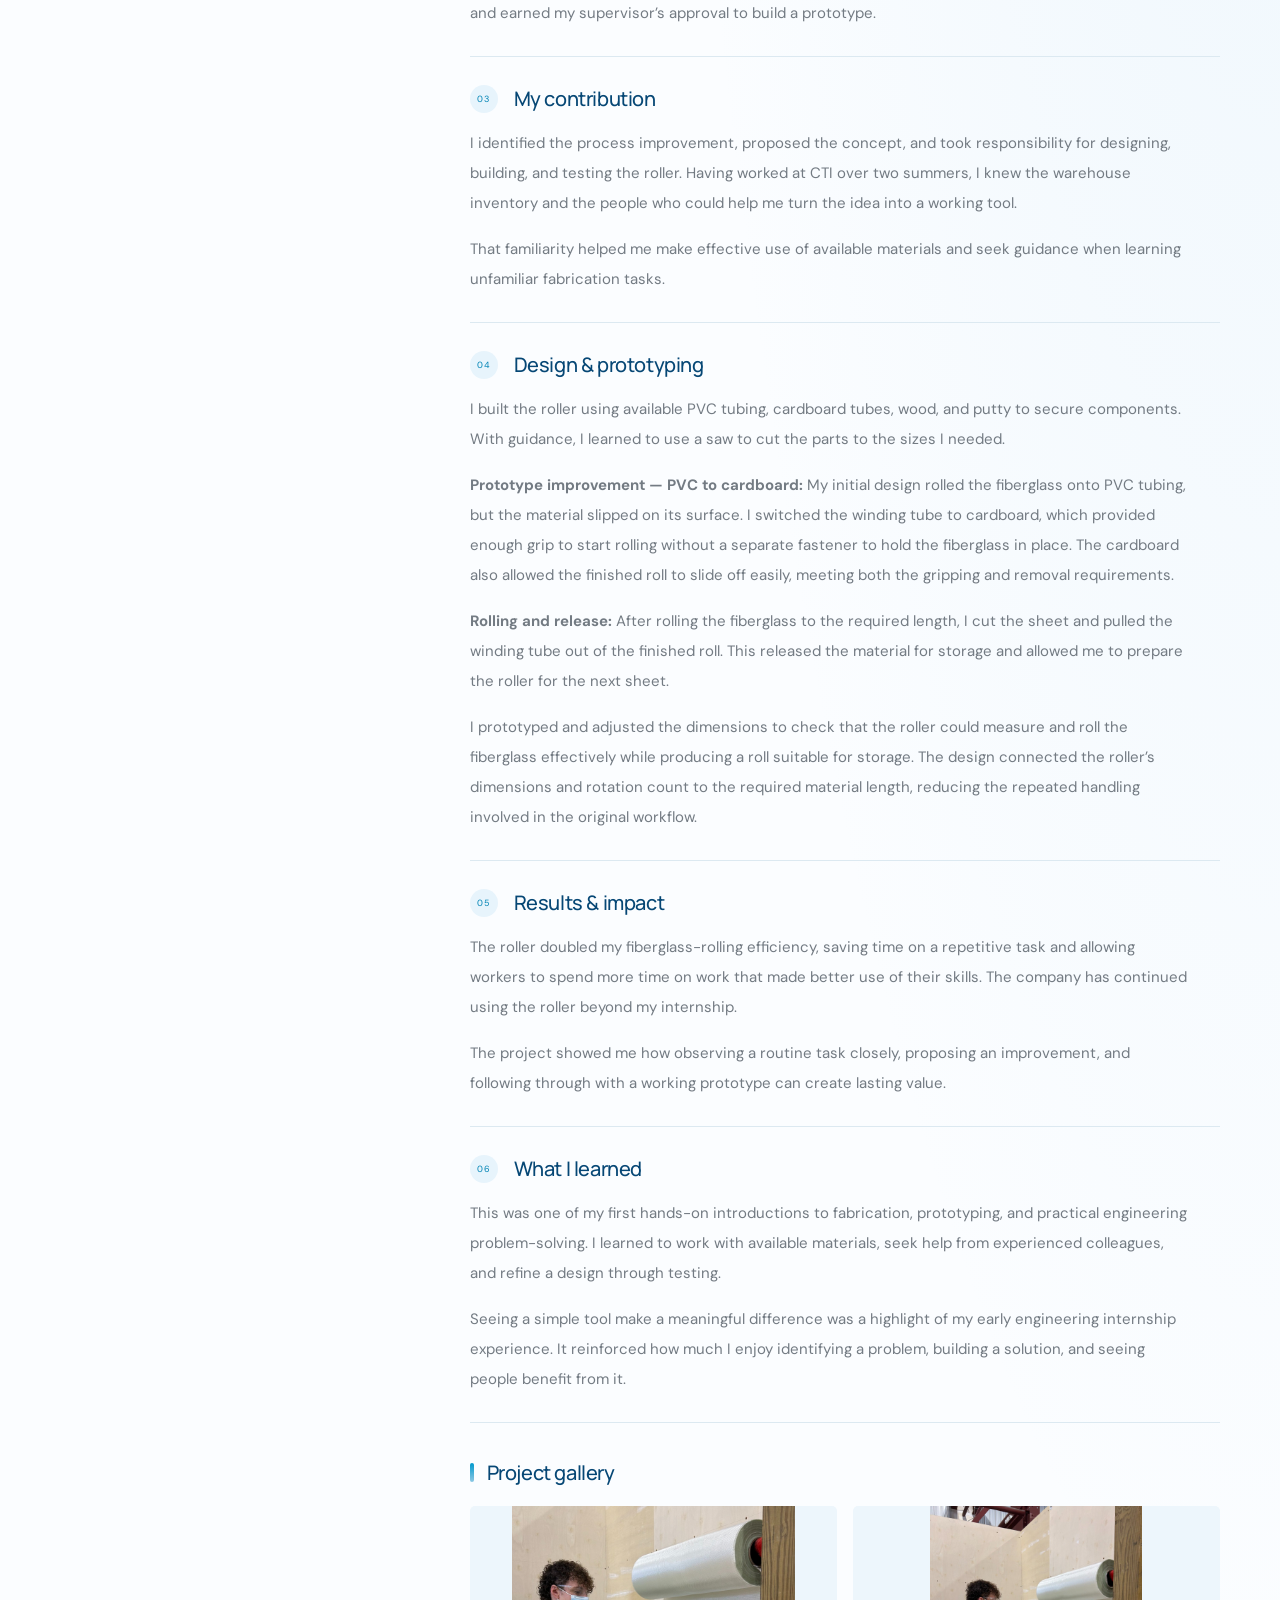
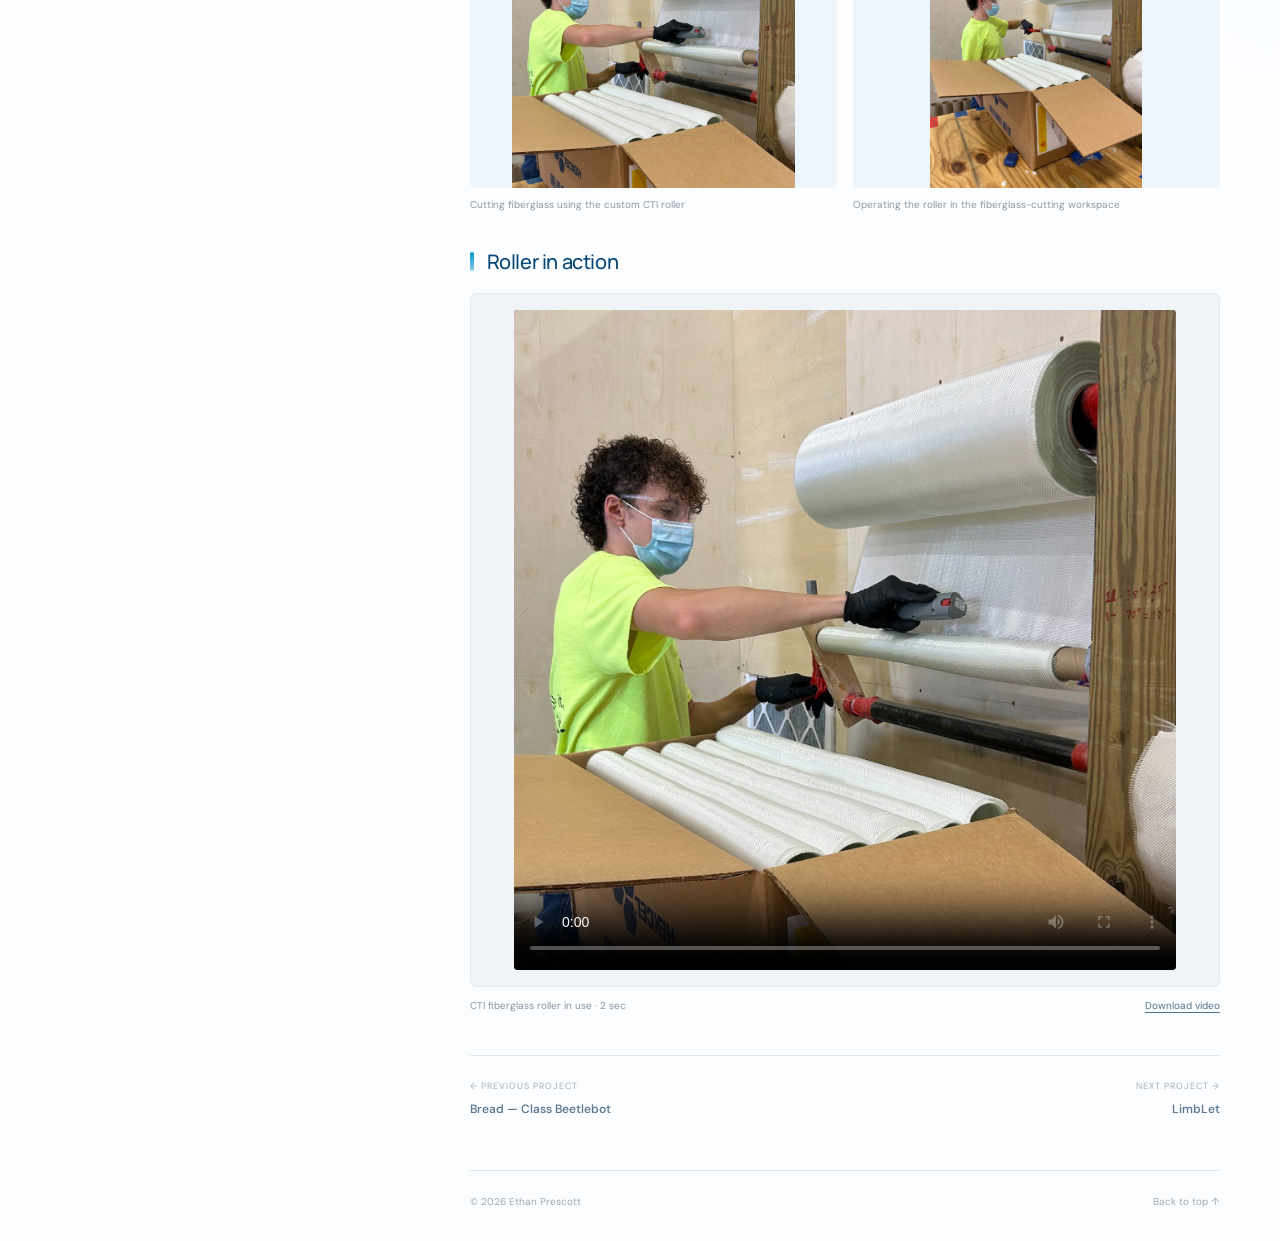
<file: projects/cti-roller.html>
<!doctype html>
<html lang="en">
<head>
  <meta charset="utf-8">
  <meta name="viewport" content="width=device-width,initial-scale=1">
  <meta name="description" content="Designed and fabricated a custom fiberglass roller that doubled my rolling efficiency during my engineering internship at CTI.">
  <meta name="theme-color" content="#153049">
  <title>CTI Roller | Ethan Prescott</title>
  <link rel="icon" type="image/svg+xml" href="../assets/favicon.svg">
  <link rel="stylesheet" href="../assets/css/style.css">
  <script src="../assets/js/site.js" defer></script>
</head>
<body id="top">
  <a class="skip-link" href="#main">Skip to content</a>
  <aside class="sidebar" aria-label="Profile and navigation">
      <div class="identity"><a class="avatar" href="../index.html" aria-label="Ethan Prescott home"><img src="../assets/images/ethan-profile.jpg" alt="Ethan Prescott"></a><div><a class="sidebar-name" href="../index.html">Ethan Prescott</a><p class="sidebar-degree">Mechanical Engineering<br>Villanova University</p><p class="sidebar-school">Class of 2028</p></div></div>
      <button class="menu-toggle" type="button" aria-label="Open navigation" aria-controls="main-navigation" aria-expanded="false"><svg width="18" height="18" viewBox="0 0 24 24" fill="none" stroke="currentColor" stroke-width="1.35" stroke-linecap="round" stroke-linejoin="round" aria-hidden="true"><path d="M5 7h14M5 12h14M5 17h14"/></svg></button>
      <div class="sidebar-rule"></div><nav class="sidebar-nav" id="main-navigation" aria-label="Main navigation"><a href="../index.html#about">About</a><a href="../index.html#projects" aria-current="page">Projects</a><a href="../index.html#experience">Experience</a><a href="../index.html#skills">Skills</a><a href="../index.html#contact">Contact</a><a href="../resume.html">Résumé</a></nav>
      <div class="sidebar-bottom"><div class="sidebar-links"><a href="https://github.com/ethanjprescott-max" target="_blank" rel="noopener noreferrer">GitHub</a><a href="https://www.linkedin.com/in/ethan-prescott22" target="_blank" rel="noopener noreferrer">LinkedIn</a><a href="mailto:ethan.j.prescott@gmail.com">Email</a></div><p class="sidebar-footer">Mechanical engineering · Robotics · Design</p></div>
    </aside>
  <main class="main" id="main">
    <a class="breadcrumb" href="../index.html#projects"><svg width="14" height="14" viewBox="0 0 24 24" fill="none" stroke="currentColor" stroke-width="1.35" stroke-linecap="round" stroke-linejoin="round" aria-hidden="true"><path d="M19 12H5m5-5-5 5 5 5"/></svg> All projects</a>
    <header class="project-header"><div class="project-header-top"><p class="eyebrow">Industry project</p><span class="status ">Completed</span></div><h1>CTI Roller</h1><p class="subtitle">Engineering internship project</p><dl class="project-meta"><div><dt>When</dt><dd>Summer 2025</dd></div><div><dt>My role</dt><dd>Engineering intern</dd></div><div><dt>Tools & skills</dt><dd>Fabrication · Prototyping · Process improvement</dd></div></dl></header>
    <div class="hero-photo portrait-media"><img class="project-photo" src="../assets/images/projects/cti-roller/fiberglass-cutting.jpg" alt="CTI Roller" loading="lazy" decoding="async"></div>
    <section class="detail-section" aria-labelledby="overview-title"><div class="detail-heading"><span>01</span><h2 id="overview-title">Overview</h2></div><p class="detail-copy">During my engineering internship at Composite Technology and Infrastructure in Coeymans, New York, I designed and fabricated a custom fiberglass roller that doubled my rolling efficiency. What began as a recurring warehouse task became an opportunity to improve a process, build a practical tool, and leave something useful behind.</p></section>
    <section class="detail-section" aria-labelledby="opportunity-title"><div class="detail-heading"><span>02</span><h2 id="opportunity-title">Identifying the opportunity</h2></div><p class="detail-copy">After completing office assignments, I helped prepare fiberglass repair sheets for a New York City subway repair project. Weekly shipments arrived as boxes of fiberglass rolls that needed to be pulled out, measured, cut, rerolled, and stored. Repeating this process made the time spent handling and measuring the material especially apparent.</p><p class="detail-copy">I proposed a roller sized so that a known number of rotations would produce the required sheet length and a roll that fit easily into its storage box. As I continued doing the work, I developed the idea and earned my supervisor’s approval to build a prototype.</p></section>
    <section class="detail-section" aria-labelledby="contribution-title"><div class="detail-heading"><span>03</span><h2 id="contribution-title">My contribution</h2></div><p class="detail-copy">I identified the process improvement, proposed the concept, and took responsibility for designing, building, and testing the roller. Having worked at CTI over two summers, I knew the warehouse inventory and the people who could help me turn the idea into a working tool.</p><p class="detail-copy">That familiarity helped me make effective use of available materials and seek guidance when learning unfamiliar fabrication tasks.</p></section>
    <section class="detail-section" aria-labelledby="design-title"><div class="detail-heading"><span>04</span><h2 id="design-title">Design & prototyping</h2></div><p class="detail-copy">I built the roller using available PVC tubing, cardboard tubes, wood, and putty to secure components. With guidance, I learned to use a saw to cut the parts to the sizes I needed.</p><p class="detail-copy"><strong>Prototype improvement — PVC to cardboard:</strong> My initial design rolled the fiberglass onto PVC tubing, but the material slipped on its surface. I switched the winding tube to cardboard, which provided enough grip to start rolling without a separate fastener to hold the fiberglass in place. The cardboard also allowed the finished roll to slide off easily, meeting both the gripping and removal requirements.</p><p class="detail-copy"><strong>Rolling and release:</strong> After rolling the fiberglass to the required length, I cut the sheet and pulled the winding tube out of the finished roll. This released the material for storage and allowed me to prepare the roller for the next sheet.</p><p class="detail-copy">I prototyped and adjusted the dimensions to check that the roller could measure and roll the fiberglass effectively while producing a roll suitable for storage. The design connected the roller’s dimensions and rotation count to the required material length, reducing the repeated handling involved in the original workflow.</p></section>
    <section class="detail-section" aria-labelledby="results-title"><div class="detail-heading"><span>05</span><h2 id="results-title">Results & impact</h2></div><p class="detail-copy">The roller doubled my fiberglass-rolling efficiency, saving time on a repetitive task and allowing workers to spend more time on work that made better use of their skills. The company has continued using the roller beyond my internship.</p><p class="detail-copy">The project showed me how observing a routine task closely, proposing an improvement, and following through with a working prototype can create lasting value.</p></section>
    <section class="detail-section" aria-labelledby="lessons-title"><div class="detail-heading"><span>06</span><h2 id="lessons-title">What I learned</h2></div><p class="detail-copy">This was one of my first hands-on introductions to fabrication, prototyping, and practical engineering problem-solving. I learned to work with available materials, seek help from experienced colleagues, and refine a design through testing.</p><p class="detail-copy">Seeing a simple tool make a meaningful difference was a highlight of my early engineering internship experience. It reinforced how much I enjoy identifying a problem, building a solution, and seeing people benefit from it.</p></section>
    <section class="gallery-section" aria-labelledby="gallery-title"><h2 id="gallery-title">Project gallery</h2><div class="gallery-grid gallery-pair"><figure><a href="../assets/images/projects/cti-roller/fiberglass-cutting.jpg" data-gallery data-caption="Cutting fiberglass using the custom CTI roller" aria-label="Enlarge Cutting fiberglass using the custom CTI roller"><img class="project-photo" src="../assets/images/projects/cti-roller/fiberglass-cutting.jpg" alt="Cutting fiberglass using the custom CTI roller" loading="lazy" decoding="async"></a><figcaption>Cutting fiberglass using the custom CTI roller</figcaption></figure><figure><a href="../assets/images/projects/cti-roller/roller-in-use.jpg" data-gallery data-caption="Operating the roller in the fiberglass-cutting workspace" aria-label="Enlarge Operating the roller in the fiberglass-cutting workspace"><img class="project-photo" src="../assets/images/projects/cti-roller/roller-in-use.jpg" alt="Operating the roller in the fiberglass-cutting workspace" loading="lazy" decoding="async"></a><figcaption>Operating the roller in the fiberglass-cutting workspace</figcaption></figure></div></section>
    <section class="video-section" aria-labelledby="event-video-title"><h2 id="event-video-title">Roller in action</h2><figure class="project-video"><div class="video-shell"><video controls playsinline preload="metadata" width="720" height="1280" poster="../assets/images/projects/cti-roller/fiberglass-cutting.jpg" aria-label="CTI roller in use" aria-describedby="video-caption"><source src="../assets/videos/cti-roller.mp4" type="video/mp4">Your browser does not support embedded video. <a href="../assets/videos/cti-roller.mp4">Download the recording</a>.</video></div><figcaption id="video-caption"><span>CTI fiberglass roller in use · 2 sec</span><a href="../assets/videos/cti-roller.mp4" download>Download video</a></figcaption></figure></section>
    
    <nav class="project-navigation" aria-label="More projects"><a href="beetlebot.html"><span>← Previous project</span><strong>Bread — Class Beetlebot</strong></a><a href="limblet.html"><span>Next project →</span><strong>LimbLet</strong></a></nav>
    <footer class="site-footer"><span>© 2026 Ethan Prescott</span><a href="#top">Back to top ↑</a></footer></main>
  <dialog class="lightbox" aria-label="Project image"><button class="close-dialog" type="button" aria-label="Close image">×</button><img alt=""><p></p></dialog>
</body>
</html>
</file>
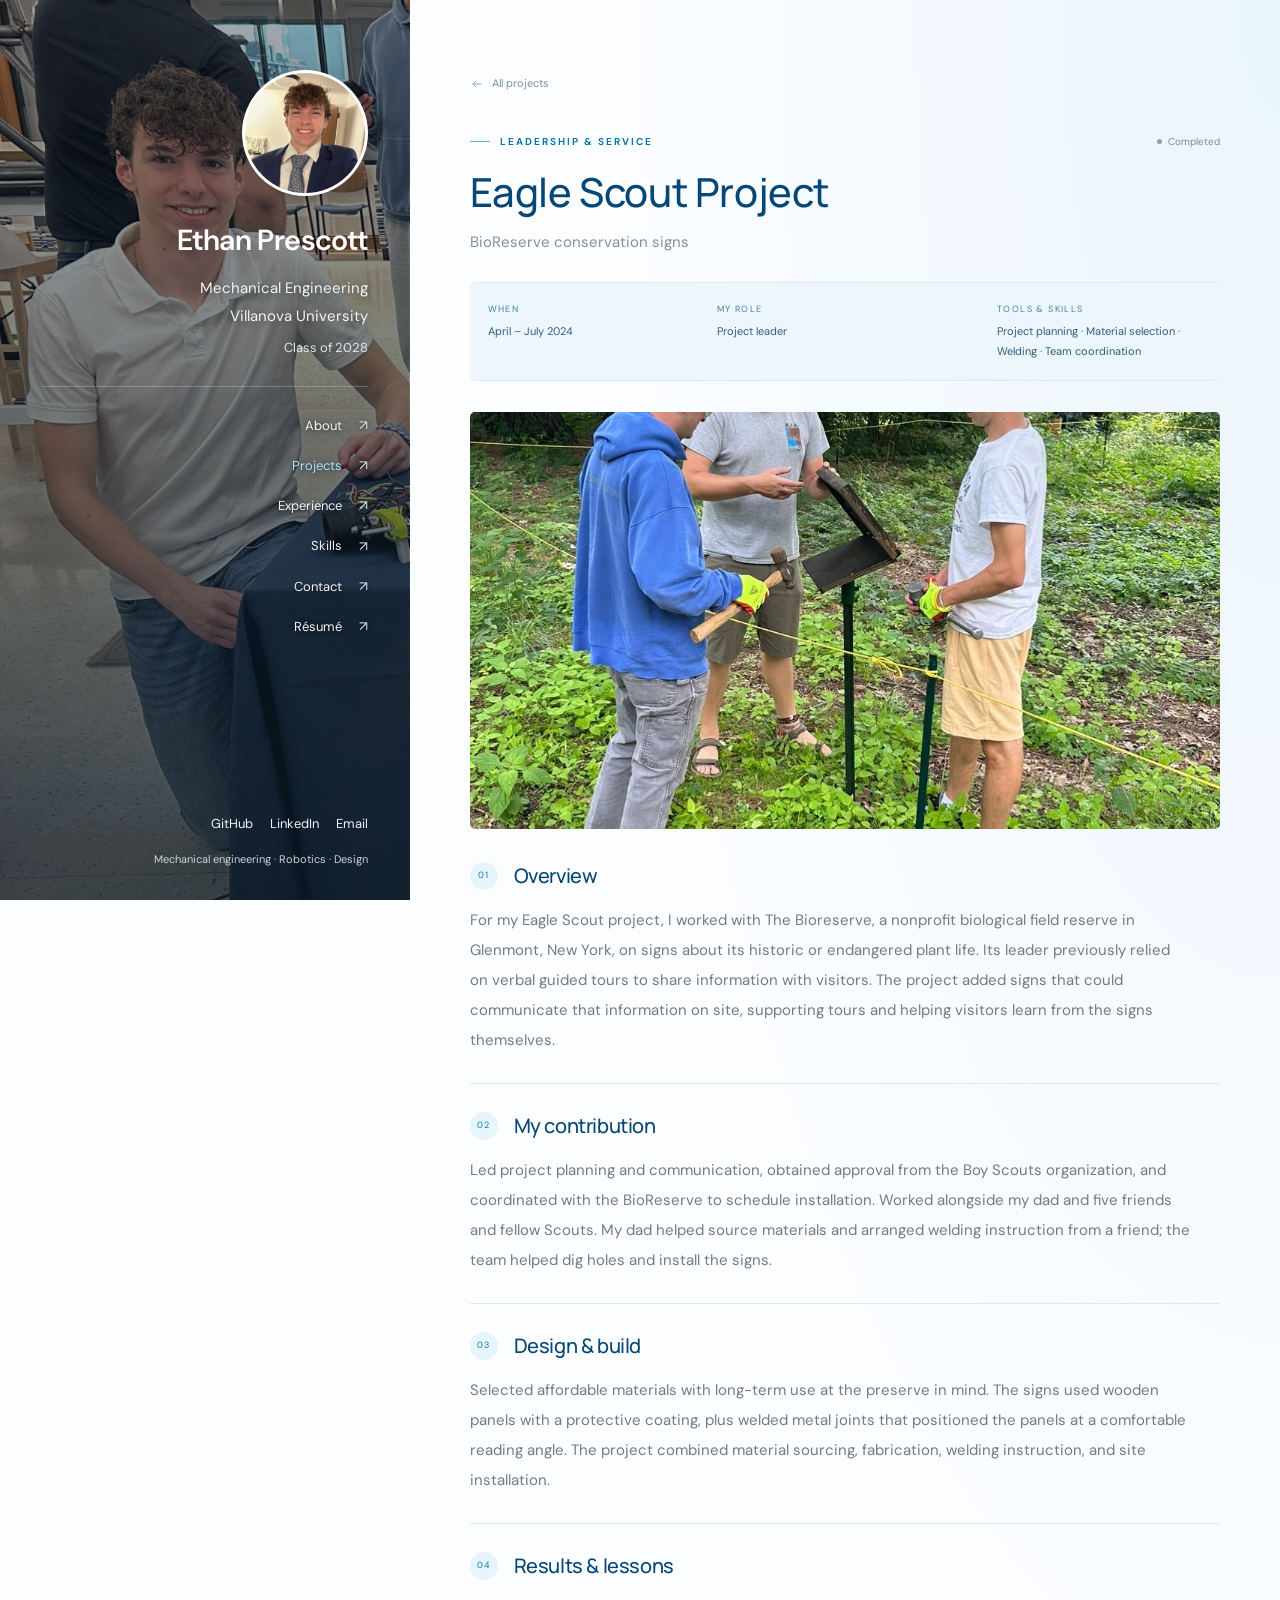
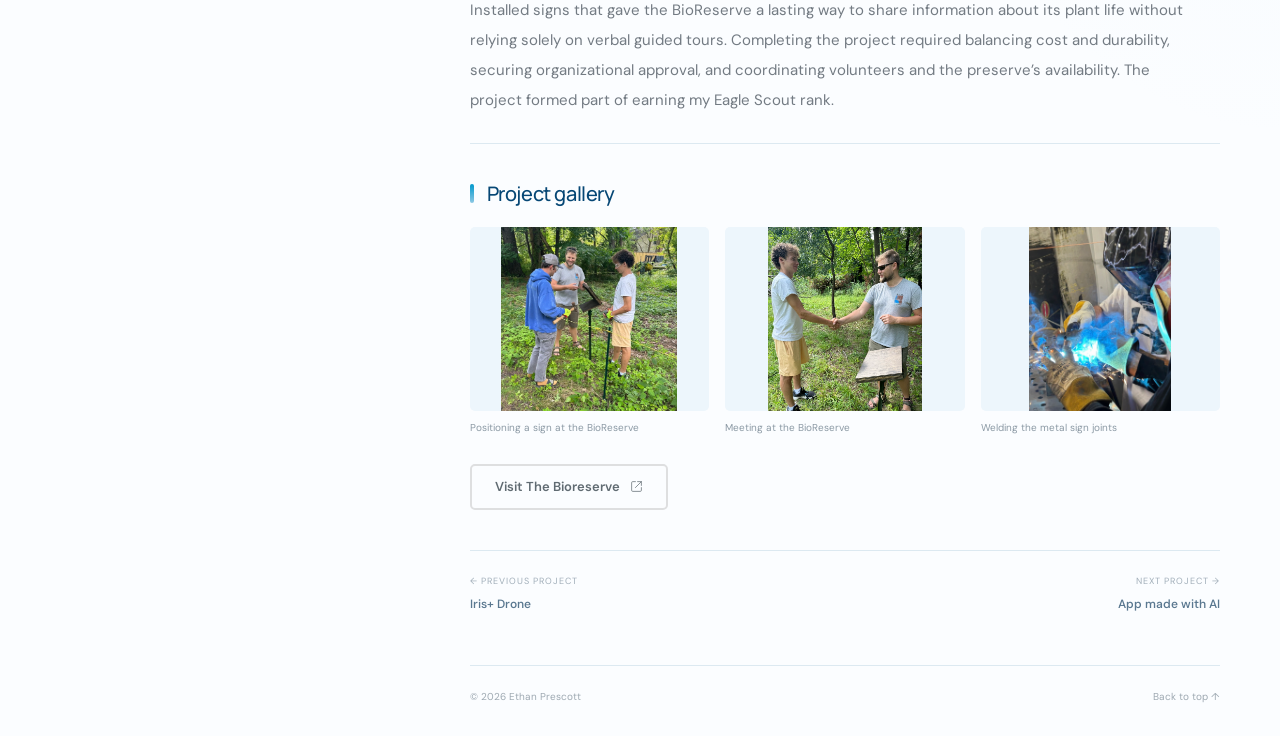
<file: projects/eagle-scout.html>
<!doctype html>
<html lang="en">
<head>
  <meta charset="utf-8">
  <meta name="viewport" content="width=device-width,initial-scale=1">
  <meta name="description" content="Led the planning, fabrication, and installation of signs at the BioReserve, using protected wooden panels and welded metal joints to support conservation education.">
  <meta name="theme-color" content="#153049">
  <title>Eagle Scout Project | Ethan Prescott</title>
  <link rel="icon" type="image/svg+xml" href="../assets/favicon.svg">
  <link rel="stylesheet" href="../assets/css/style.css">
  <script src="../assets/js/site.js" defer></script>
</head>
<body id="top">
  <a class="skip-link" href="#main">Skip to content</a>
  <aside class="sidebar" aria-label="Profile and navigation">
      <div class="identity"><a class="avatar" href="../index.html" aria-label="Ethan Prescott home"><img src="../assets/images/ethan-profile.jpg" alt="Ethan Prescott"></a><div><a class="sidebar-name" href="../index.html">Ethan Prescott</a><p class="sidebar-degree">Mechanical Engineering<br>Villanova University</p><p class="sidebar-school">Class of 2028</p></div></div>
      <button class="menu-toggle" type="button" aria-label="Open navigation" aria-controls="main-navigation" aria-expanded="false"><svg width="18" height="18" viewBox="0 0 24 24" fill="none" stroke="currentColor" stroke-width="1.35" stroke-linecap="round" stroke-linejoin="round" aria-hidden="true"><path d="M5 7h14M5 12h14M5 17h14"/></svg></button>
      <div class="sidebar-rule"></div><nav class="sidebar-nav" id="main-navigation" aria-label="Main navigation"><a href="../index.html#about">About</a><a href="../index.html#projects" aria-current="page">Projects</a><a href="../index.html#experience">Experience</a><a href="../index.html#skills">Skills</a><a href="../index.html#contact">Contact</a><a href="../resume.html">Résumé</a></nav>
      <div class="sidebar-bottom"><div class="sidebar-links"><a href="https://github.com/ethanjprescott-max" target="_blank" rel="noopener noreferrer">GitHub</a><a href="https://www.linkedin.com/in/ethan-prescott22" target="_blank" rel="noopener noreferrer">LinkedIn</a><a href="mailto:ethan.j.prescott@gmail.com">Email</a></div><p class="sidebar-footer">Mechanical engineering · Robotics · Design</p></div>
    </aside>
  <main class="main" id="main">
    <a class="breadcrumb" href="../index.html#projects"><svg width="14" height="14" viewBox="0 0 24 24" fill="none" stroke="currentColor" stroke-width="1.35" stroke-linecap="round" stroke-linejoin="round" aria-hidden="true"><path d="M19 12H5m5-5-5 5 5 5"/></svg> All projects</a>
    <header class="project-header"><div class="project-header-top"><p class="eyebrow">Leadership &amp; service</p><span class="status ">Completed</span></div><h1>Eagle Scout Project</h1><p class="subtitle">BioReserve conservation signs</p><dl class="project-meta"><div><dt>When</dt><dd>April – July 2024</dd></div><div><dt>My role</dt><dd>Project leader</dd></div><div><dt>Tools & skills</dt><dd>Project planning · Material selection · Welding · Team coordination</dd></div></dl></header>
    <div class="hero-photo"><img class="project-photo" src="../assets/images/projects/eagle-scout/sign-installation.jpg" alt="Eagle Scout Project" loading="lazy" decoding="async"></div>
    <section class="detail-section" aria-labelledby="overview-title"><div class="detail-heading"><span>01</span><h2 id="overview-title">Overview</h2></div><p class="detail-copy">For my Eagle Scout project, I worked with The Bioreserve, a nonprofit biological field reserve in Glenmont, New York, on signs about its historic or endangered plant life. Its leader previously relied on verbal guided tours to share information with visitors. The project added signs that could communicate that information on site, supporting tours and helping visitors learn from the signs themselves.</p></section><section class="detail-section" aria-labelledby="contribution-title"><div class="detail-heading"><span>02</span><h2 id="contribution-title">My contribution</h2></div><p class="detail-copy">Led project planning and communication, obtained approval from the Boy Scouts organization, and coordinated with the BioReserve to schedule installation. Worked alongside my dad and five friends and fellow Scouts. My dad helped source materials and arranged welding instruction from a friend; the team helped dig holes and install the signs.</p></section><section class="detail-section" aria-labelledby="design-title"><div class="detail-heading"><span>03</span><h2 id="design-title">Design & build</h2></div><p class="detail-copy">Selected affordable materials with long-term use at the preserve in mind. The signs used wooden panels with a protective coating, plus welded metal joints that positioned the panels at a comfortable reading angle. The project combined material sourcing, fabrication, welding instruction, and site installation.</p></section><section class="detail-section" aria-labelledby="results-title"><div class="detail-heading"><span>04</span><h2 id="results-title">Results & lessons</h2></div><p class="detail-copy">Installed signs that gave the BioReserve a lasting way to share information about its plant life without relying solely on verbal guided tours. Completing the project required balancing cost and durability, securing organizational approval, and coordinating volunteers and the preserve’s availability. The project formed part of earning my Eagle Scout rank.</p></section>
    <section class="gallery-section" aria-labelledby="gallery-title"><h2 id="gallery-title">Project gallery</h2><div class="gallery-grid"><figure><a href="../assets/images/projects/eagle-scout/sign-installation.jpg" data-gallery data-caption="Positioning a sign at the BioReserve" aria-label="Enlarge Positioning a sign at the BioReserve"><img class="project-photo" src="../assets/images/projects/eagle-scout/sign-installation.jpg" alt="Positioning a sign at the BioReserve" loading="lazy" decoding="async"></a><figcaption>Positioning a sign at the BioReserve</figcaption></figure><figure><a href="../assets/images/projects/eagle-scout/bioreserve-meeting.jpg" data-gallery data-caption="Meeting at the BioReserve" aria-label="Enlarge Meeting at the BioReserve"><img class="project-photo" src="../assets/images/projects/eagle-scout/bioreserve-meeting.jpg" alt="Meeting at the BioReserve" loading="lazy" decoding="async"></a><figcaption>Meeting at the BioReserve</figcaption></figure><figure><a href="../assets/images/projects/eagle-scout/welding.jpg" data-gallery data-caption="Welding the metal sign joints" aria-label="Enlarge Welding the metal sign joints"><img class="project-photo" src="../assets/images/projects/eagle-scout/welding.jpg" alt="Welding the metal sign joints" loading="lazy" decoding="async"></a><figcaption>Welding the metal sign joints</figcaption></figure></div></section>
    
    <div class="project-resources"><a class="button" href="https://www.thebioreserve.org/" target="_blank" rel="noopener noreferrer">Visit The Bioreserve <svg width="13" height="13" viewBox="0 0 24 24" fill="none" stroke="currentColor" stroke-width="1.35" stroke-linecap="round" stroke-linejoin="round" aria-hidden="true"><path d="M14 3h7v7m0-7L10 14"/><path d="M10 3H5a2 2 0 0 0-2 2v14a2 2 0 0 0 2 2h14a2 2 0 0 0 2-2v-5"/></svg></a></div>
    <nav class="project-navigation" aria-label="More projects"><a href="iris-drone.html"><span>← Previous project</span><strong>Iris+ Drone</strong></a><a href="personal-app.html"><span>Next project →</span><strong>App made with AI</strong></a></nav>
    <footer class="site-footer"><span>© 2026 Ethan Prescott</span><a href="#top">Back to top ↑</a></footer></main>
  <dialog class="lightbox" aria-label="Project image"><button class="close-dialog" type="button" aria-label="Close image">×</button><img alt=""><p></p></dialog>
</body>
</html>
</file>
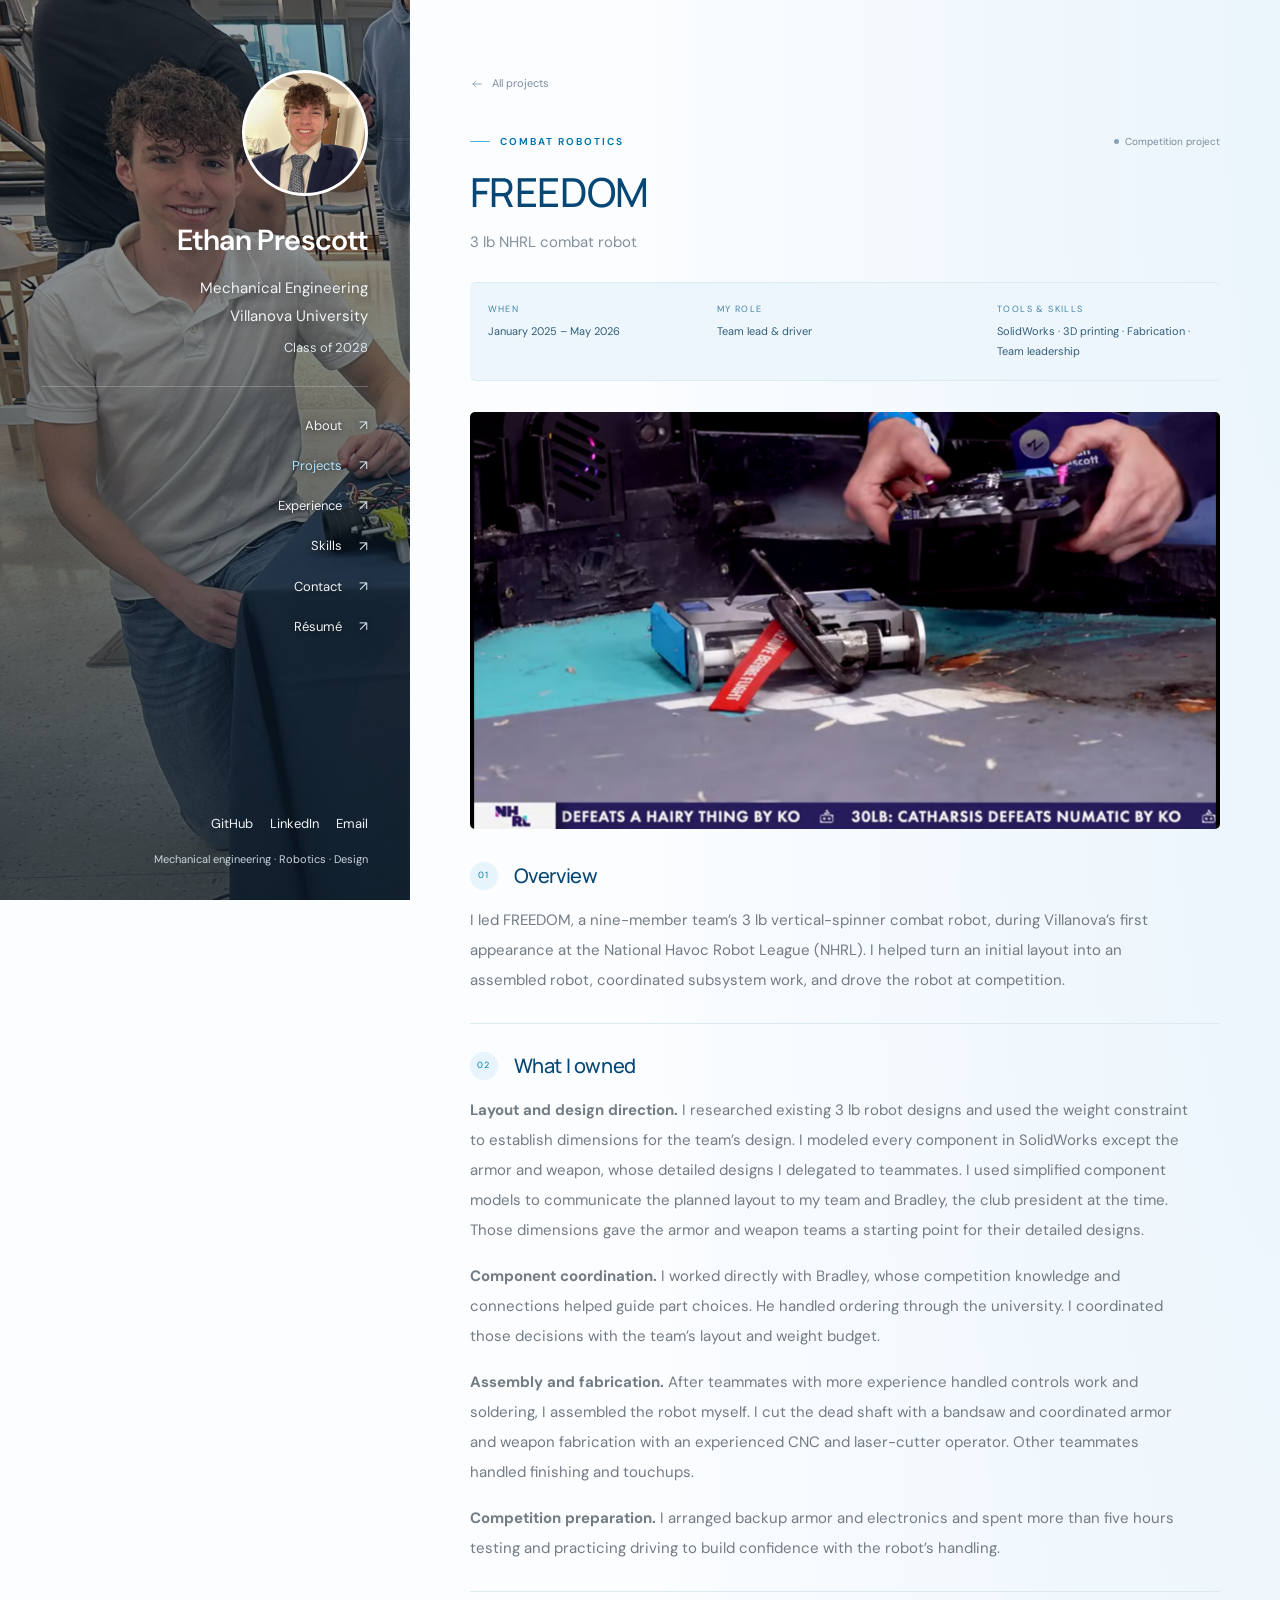
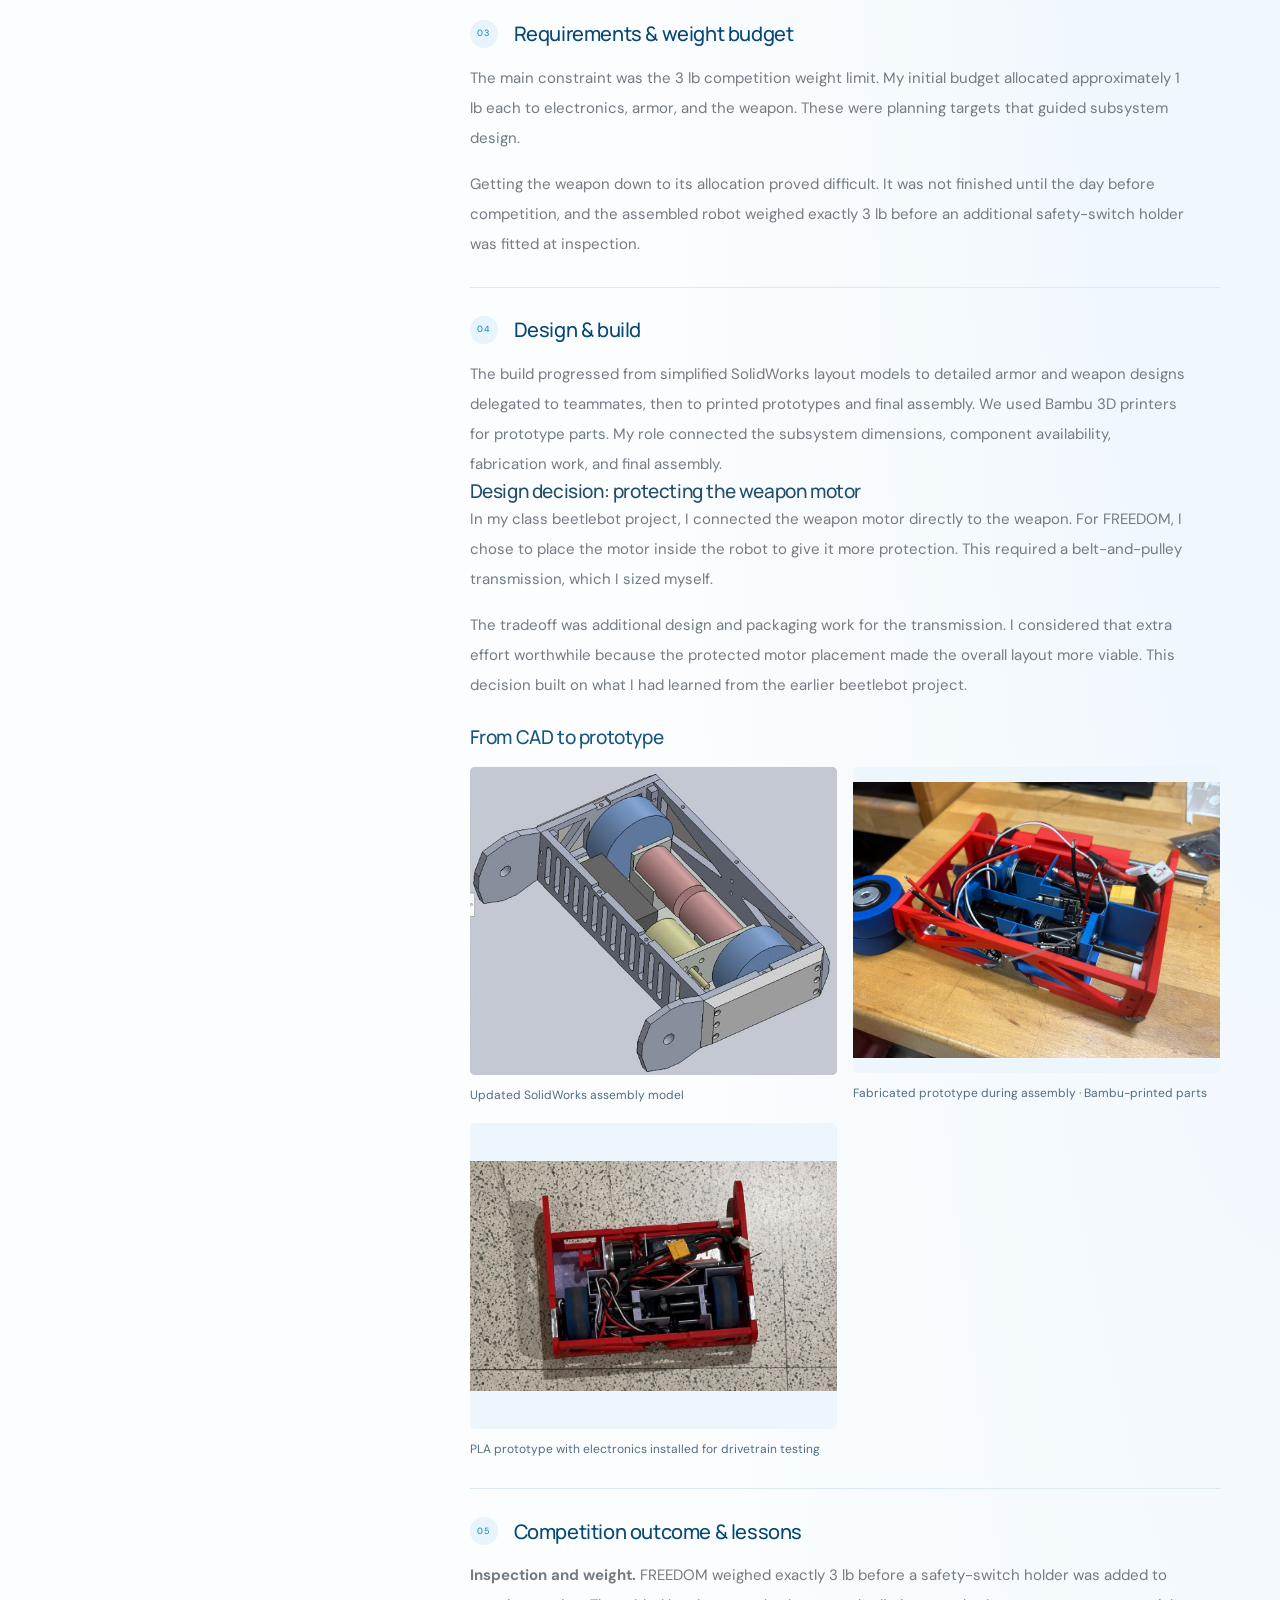
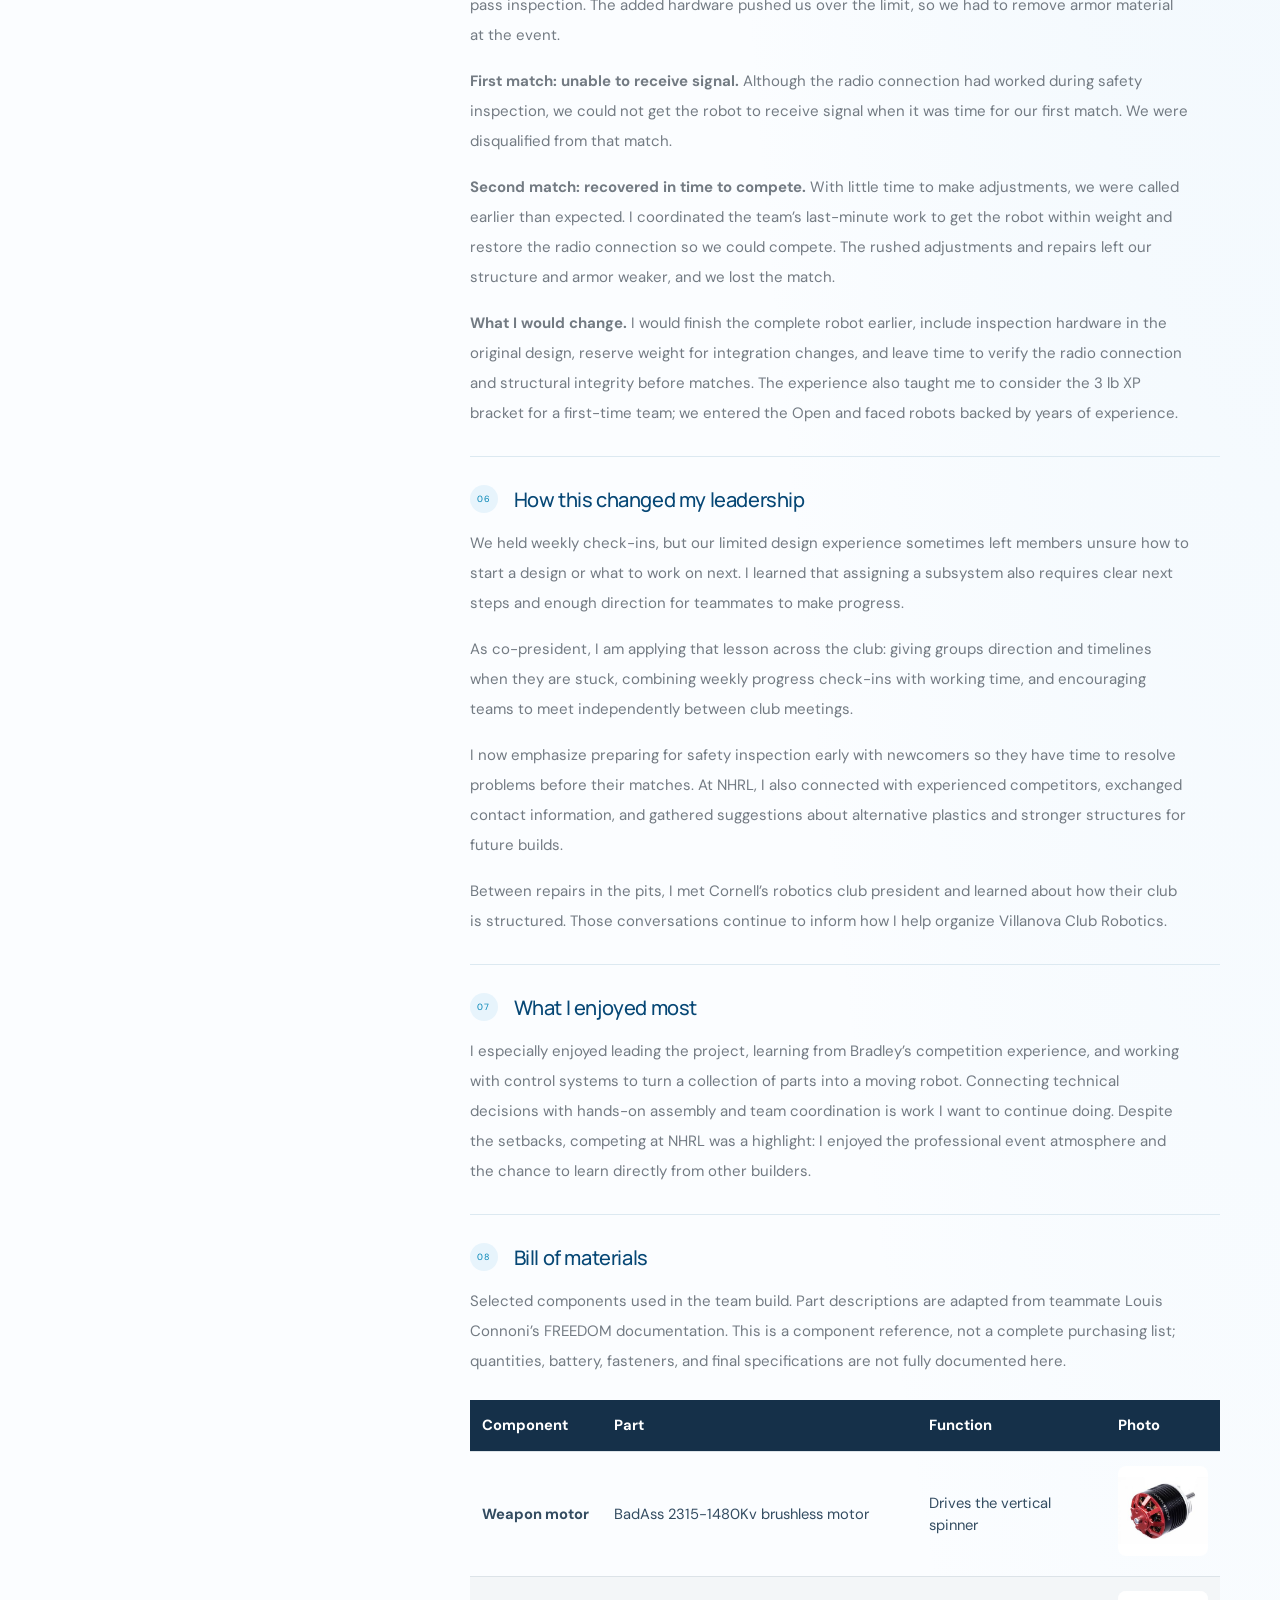
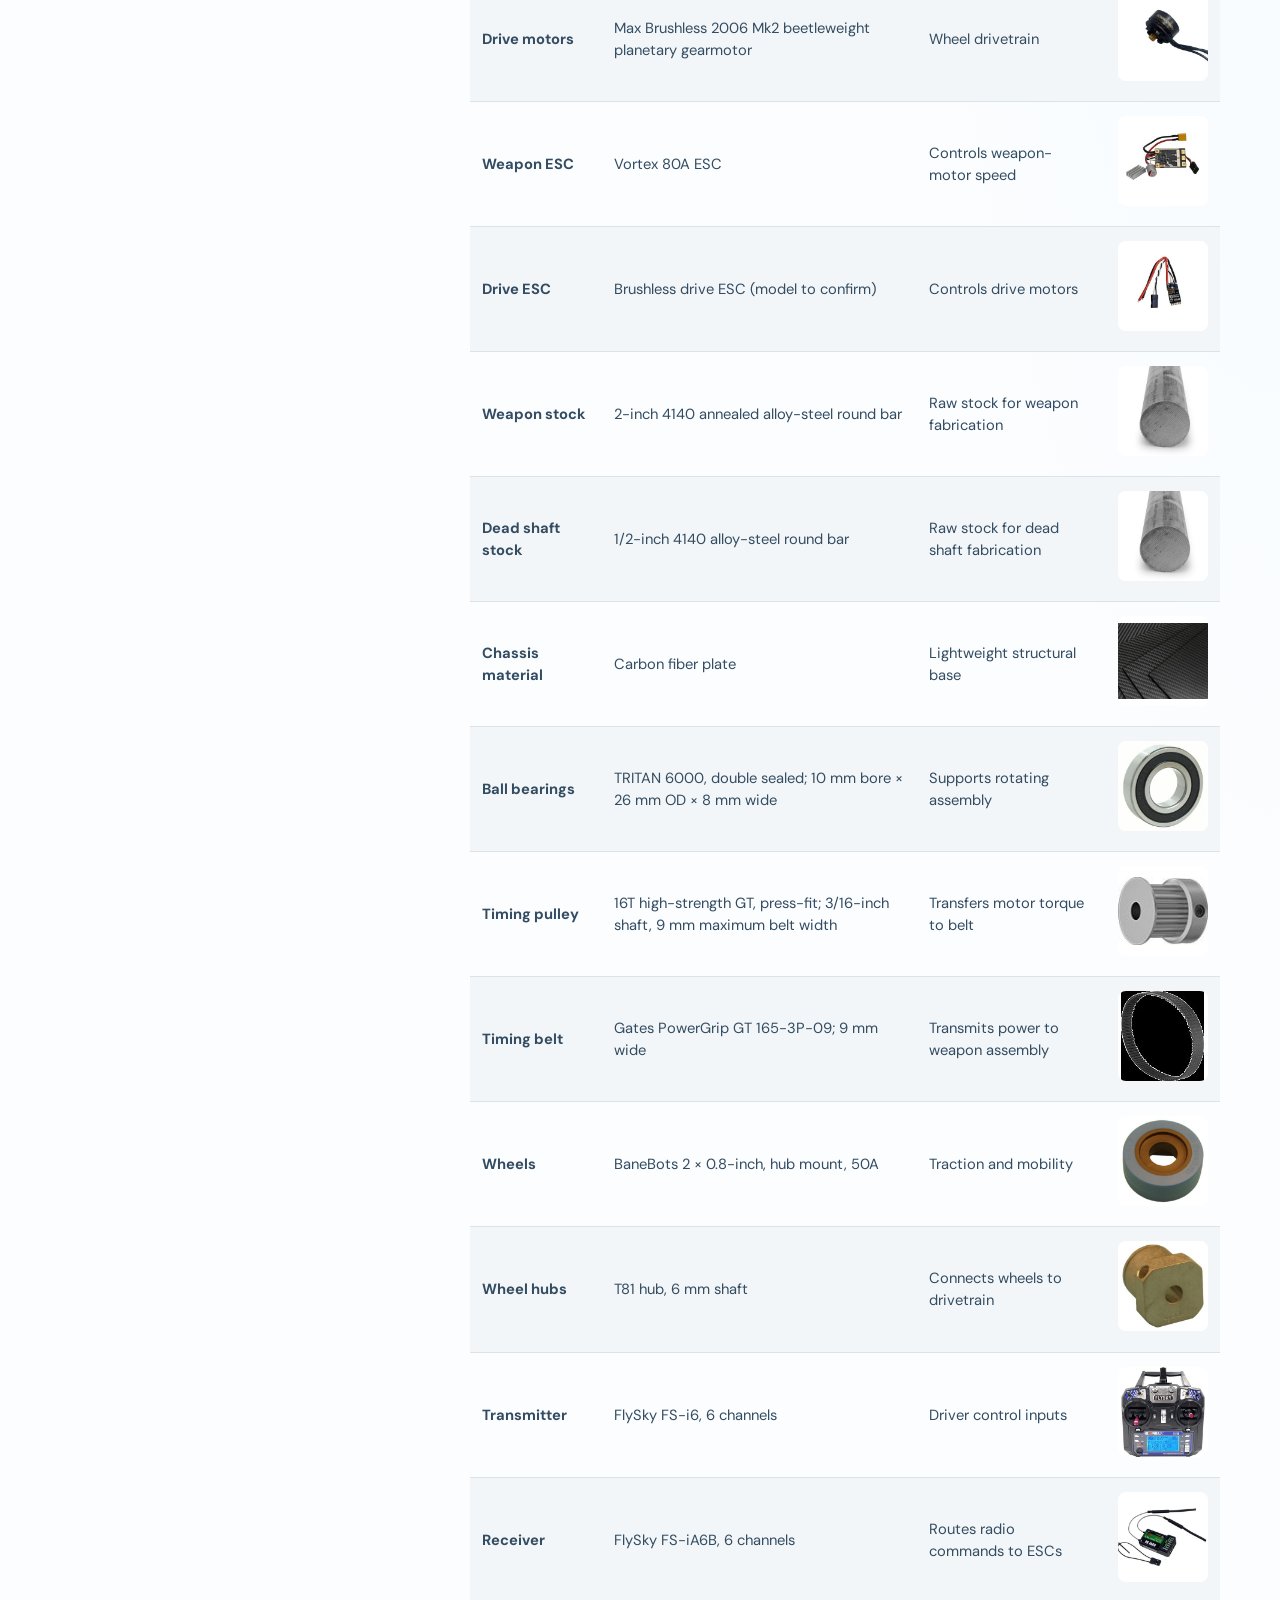
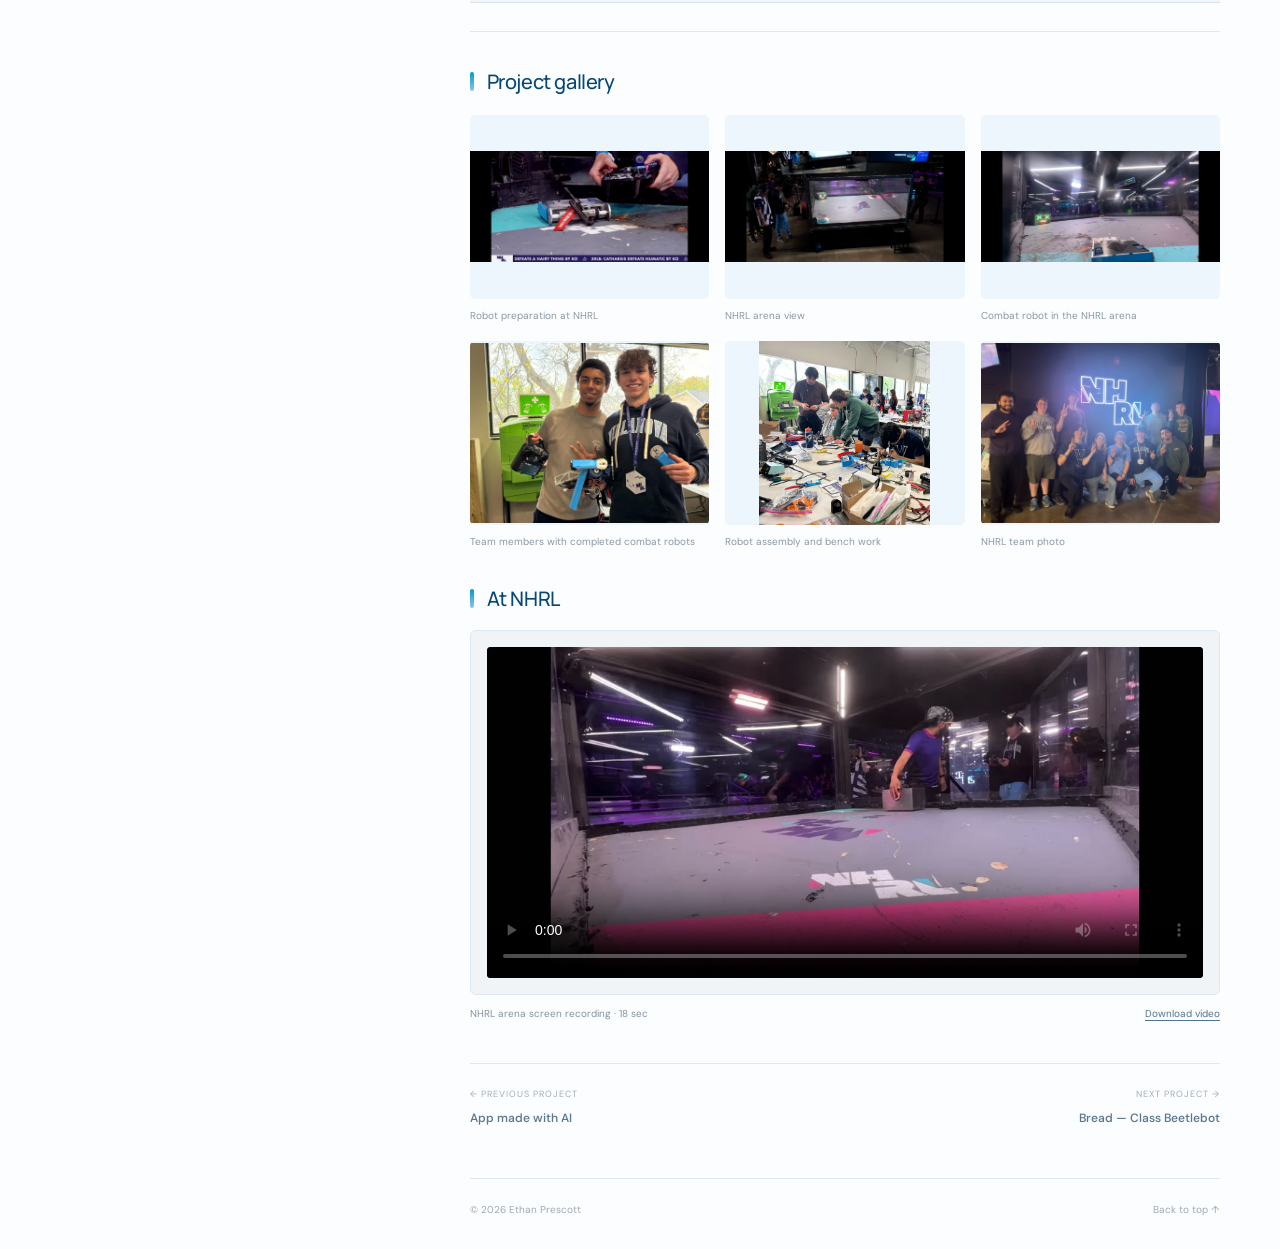
<file: projects/freedom.html>
<!doctype html>
<html lang="en">
<head>
  <meta charset="utf-8">
  <meta name="viewport" content="width=device-width,initial-scale=1">
  <meta name="description" content="Led a nine-member team building one of Villanova’s first 3 lb combat robots to compete at NHRL.">
  <meta name="theme-color" content="#153049">
  <title>FREEDOM | Ethan Prescott</title>
  <link rel="icon" type="image/svg+xml" href="../assets/favicon.svg">
  <link rel="stylesheet" href="../assets/css/style.css">
  <script src="../assets/js/site.js" defer></script>
<style>.bom-scroll{overflow-x:auto;margin-top:24px}.bom-table{width:100%;border-collapse:collapse;font-size:.92rem;line-height:1.5}.bom-table th,.bom-table td{text-align:left;padding:14px 12px;border-bottom:1px solid #dce3e8;vertical-align:middle}.bom-table thead{background:#153049;color:white}.bom-table tbody th{min-width:120px}.bom-table img{object-fit:contain;background:white;border-radius:8px;max-width:none}.bom-table tbody tr:nth-child(even){background:#f3f6f8}@media(max-width:600px){.bom-table{min-width:630px}}.cad-centered-crop{display:block;position:relative;overflow:hidden;aspect-ratio:750/630;background:#c5c9d2;border-radius:5px}.gallery-grid .cad-centered-crop .project-photo{position:absolute;left:-1.067%;top:-10.317%;width:162.667%;max-width:none;height:auto;aspect-ratio:auto;object-fit:initial;border-radius:0}</style></head>
<body id="top">
  <a class="skip-link" href="#main">Skip to content</a>
  <aside class="sidebar" aria-label="Profile and navigation">
      <div class="identity"><a class="avatar" href="../index.html" aria-label="Ethan Prescott home"><img src="../assets/images/ethan-profile.jpg" alt="Ethan Prescott"></a><div><a class="sidebar-name" href="../index.html">Ethan Prescott</a><p class="sidebar-degree">Mechanical Engineering<br>Villanova University</p><p class="sidebar-school">Class of 2028</p></div></div>
      <button class="menu-toggle" type="button" aria-label="Open navigation" aria-controls="main-navigation" aria-expanded="false"><svg width="18" height="18" viewBox="0 0 24 24" fill="none" stroke="currentColor" stroke-width="1.35" stroke-linecap="round" stroke-linejoin="round" aria-hidden="true"><path d="M5 7h14M5 12h14M5 17h14"/></svg></button>
      <div class="sidebar-rule"></div><nav class="sidebar-nav" id="main-navigation" aria-label="Main navigation"><a href="../index.html#about">About</a><a href="../index.html#projects" aria-current="page">Projects</a><a href="../index.html#experience">Experience</a><a href="../index.html#skills">Skills</a><a href="../index.html#contact">Contact</a><a href="../resume.html">Résumé</a></nav>
      <div class="sidebar-bottom"><div class="sidebar-links"><a href="https://github.com/ethanjprescott-max" target="_blank" rel="noopener noreferrer">GitHub</a><a href="https://www.linkedin.com/in/ethan-prescott22" target="_blank" rel="noopener noreferrer">LinkedIn</a><a href="mailto:ethan.j.prescott@gmail.com">Email</a></div><p class="sidebar-footer">Mechanical engineering · Robotics · Design</p></div>
    </aside>
  <main class="main" id="main">
    <a class="breadcrumb" href="../index.html#projects"><svg width="14" height="14" viewBox="0 0 24 24" fill="none" stroke="currentColor" stroke-width="1.35" stroke-linecap="round" stroke-linejoin="round" aria-hidden="true"><path d="M19 12H5m5-5-5 5 5 5"/></svg> All projects</a>
    <header class="project-header"><div class="project-header-top"><p class="eyebrow">Combat robotics</p><span class="status ">Competition project</span></div><h1>FREEDOM</h1><p class="subtitle">3 lb NHRL combat robot</p><dl class="project-meta"><div><dt>When</dt><dd>January 2025 – May 2026</dd></div><div><dt>My role</dt><dd>Team lead &amp; driver</dd></div><div><dt>Tools & skills</dt><dd>SolidWorks · 3D printing · Fabrication · Team leadership</dd></div></dl></header>
    <div class="hero-photo"><img class="project-photo" src="../assets/images/projects/freedom/robot-check-in.png" alt="FREEDOM" loading="lazy" decoding="async"></div>
<section class="detail-section" aria-labelledby="overview-title"><div class="detail-heading"><span>01</span><h2 id="overview-title">Overview</h2></div><p class="detail-copy">I led FREEDOM, a nine-member team’s 3 lb vertical-spinner combat robot, during Villanova’s first appearance at the National Havoc Robot League (NHRL). I helped turn an initial layout into an assembled robot, coordinated subsystem work, and drove the robot at competition.</p></section><section class="detail-section" aria-labelledby="contribution-title"><div class="detail-heading"><span>02</span><h2 id="contribution-title">What I owned</h2></div><p class="detail-copy"><strong>Layout and design direction.</strong> I researched existing 3 lb robot designs and used the weight constraint to establish dimensions for the team’s design. I modeled every component in SolidWorks except the armor and weapon, whose detailed designs I delegated to teammates. I used simplified component models to communicate the planned layout to my team and Bradley, the club president at the time. Those dimensions gave the armor and weapon teams a starting point for their detailed designs.</p><p class="detail-copy"><strong>Component coordination.</strong> I worked directly with Bradley, whose competition knowledge and connections helped guide part choices. He handled ordering through the university. I coordinated those decisions with the team’s layout and weight budget.</p><p class="detail-copy"><strong>Assembly and fabrication.</strong> After teammates with more experience handled controls work and soldering, I assembled the robot myself. I cut the dead shaft with a bandsaw and coordinated armor and weapon fabrication with an experienced CNC and laser-cutter operator. Other teammates handled finishing and touchups.</p><p class="detail-copy"><strong>Competition preparation.</strong> I arranged backup armor and electronics and spent more than five hours testing and practicing driving to build confidence with the robot’s handling.</p></section><section class="detail-section" aria-labelledby="requirements-title"><div class="detail-heading"><span>03</span><h2 id="requirements-title">Requirements & weight budget</h2></div><p class="detail-copy">The main constraint was the 3 lb competition weight limit. My initial budget allocated approximately 1 lb each to electronics, armor, and the weapon. These were planning targets that guided subsystem design.</p><p class="detail-copy">Getting the weapon down to its allocation proved difficult. It was not finished until the day before competition, and the assembled robot weighed exactly 3 lb before an additional safety-switch holder was fitted at inspection.</p></section><section class="detail-section" aria-labelledby="design-title"><div class="detail-heading"><span>04</span><h2 id="design-title">Design & build</h2></div><p class="detail-copy">The build progressed from simplified SolidWorks layout models to detailed armor and weapon designs delegated to teammates, then to printed prototypes and final assembly. We used Bambu 3D printers for prototype parts. My role connected the subsystem dimensions, component availability, fabrication work, and final assembly.</p><h3>Design decision: protecting the weapon motor</h3><p class="detail-copy">In my class beetlebot project, I connected the weapon motor directly to the weapon. For FREEDOM, I chose to place the motor inside the robot to give it more protection. This required a belt-and-pulley transmission, which I sized myself.</p><p class="detail-copy">The tradeoff was additional design and packaging work for the transmission. I considered that extra effort worthwhile because the protected motor placement made the overall layout more viable. This decision built on what I had learned from the earlier beetlebot project.</p><div class="design-comparison"><h3>From CAD to prototype</h3><div class="gallery-grid gallery-pair"><figure><a href="../assets/images/projects/freedom/8d584b40.jpg" data-gallery data-caption="Updated SolidWorks assembly model" aria-label="Enlarge Updated SolidWorks assembly model"><span class="cad-centered-crop"><img class="project-photo" src="../assets/images/projects/freedom/8d584b40.jpg" alt="Updated SolidWorks assembly model" loading="lazy" decoding="async"></span></a><figcaption>Updated SolidWorks assembly model</figcaption></figure><figure><a href="../assets/images/projects/freedom/fabricated-prototype.jpeg" data-gallery data-caption="Fabricated prototype during assembly · Bambu-printed parts" aria-label="Enlarge Fabricated prototype during assembly · Bambu-printed parts"><img class="project-photo" src="../assets/images/projects/freedom/fabricated-prototype.jpeg" alt="Fabricated prototype during assembly · Bambu-printed parts" loading="lazy" decoding="async"></a><figcaption>Fabricated prototype during assembly · Bambu-printed parts</figcaption></figure><figure><a href="../assets/images/projects/freedom/c1708933.jpg" data-gallery data-caption="PLA prototype with electronics installed for drivetrain testing"><img class="project-photo" src="../assets/images/projects/freedom/c1708933.jpg" alt="Red FREEDOM prototype with installed electronics" loading="lazy" decoding="async"></a><figcaption>PLA prototype with electronics installed for drivetrain testing</figcaption></figure></div></div></section><section class="detail-section" aria-labelledby="results-title"><div class="detail-heading"><span>05</span><h2 id="results-title">Competition outcome & lessons</h2></div><p class="detail-copy"><strong>Inspection and weight.</strong> FREEDOM weighed exactly 3 lb before a safety-switch holder was added to pass inspection. The added hardware pushed us over the limit, so we had to remove armor material at the event.</p><p class="detail-copy"><strong>First match: unable to receive signal.</strong> Although the radio connection had worked during safety inspection, we could not get the robot to receive signal when it was time for our first match. We were disqualified from that match.</p><p class="detail-copy"><strong>Second match: recovered in time to compete.</strong> With little time to make adjustments, we were called earlier than expected. I coordinated the team’s last-minute work to get the robot within weight and restore the radio connection so we could compete. The rushed adjustments and repairs left our structure and armor weaker, and we lost the match.</p><p class="detail-copy"><strong>What I would change.</strong> I would finish the complete robot earlier, include inspection hardware in the original design, reserve weight for integration changes, and leave time to verify the radio connection and structural integrity before matches. The experience also taught me to consider the 3 lb XP bracket for a first-time team; we entered the Open and faced robots backed by years of experience.</p></section><section class="detail-section" aria-labelledby="leadership-title"><div class="detail-heading"><span>06</span><h2 id="leadership-title">How this changed my leadership</h2></div><p class="detail-copy">We held weekly check-ins, but our limited design experience sometimes left members unsure how to start a design or what to work on next. I learned that assigning a subsystem also requires clear next steps and enough direction for teammates to make progress.</p><p class="detail-copy">As co-president, I am applying that lesson across the club: giving groups direction and timelines when they are stuck, combining weekly progress check-ins with working time, and encouraging teams to meet independently between club meetings.</p><p class="detail-copy">I now emphasize preparing for safety inspection early with newcomers so they have time to resolve problems before their matches. At NHRL, I also connected with experienced competitors, exchanged contact information, and gathered suggestions about alternative plastics and stronger structures for future builds.</p><p class="detail-copy">Between repairs in the pits, I met Cornell’s robotics club president and learned about how their club is structured. Those conversations continue to inform how I help organize Villanova Club Robotics.</p></section><section class="detail-section" aria-labelledby="interests-title"><div class="detail-heading"><span>07</span><h2 id="interests-title">What I enjoyed most</h2></div><p class="detail-copy">I especially enjoyed leading the project, learning from Bradley’s competition experience, and working with control systems to turn a collection of parts into a moving robot. Connecting technical decisions with hands-on assembly and team coordination is work I want to continue doing. Despite the setbacks, competing at NHRL was a highlight: I enjoyed the professional event atmosphere and the chance to learn directly from other builders.</p></section><section class="detail-section" aria-labelledby="bom-title"><div class="detail-heading"><span>08</span><h2 id="bom-title">Bill of materials</h2></div><p class="detail-copy">Selected components used in the team build. Part descriptions are adapted from <a href="https://github.com/louisconnoni/Freedom/blob/main/README.md" target="_blank" rel="noopener noreferrer">teammate Louis Connoni’s FREEDOM documentation</a>. This is a component reference, not a complete purchasing list; quantities, battery, fasteners, and final specifications are not fully documented here.</p><div class="bom-scroll" role="region" aria-label="FREEDOM component list" tabindex="0"><table class="bom-table"><thead><tr><th scope="col">Component</th><th scope="col">Part</th><th scope="col">Function</th><th scope="col">Photo</th></tr></thead><tbody><tr><th scope="row">Weapon motor</th><td>BadAss 2315-1480Kv brushless motor</td><td>Drives the vertical spinner</td><td><a href="../assets/images/projects/freedom/06e8c405.jpg" data-gallery data-caption="Weapon motor"><img src="../assets/images/projects/freedom/06e8c405.jpg" alt="Weapon motor" width="90" height="90" loading="lazy"></a></td></tr><tr><th scope="row">Drive motors</th><td>Max Brushless 2006 Mk2 beetleweight planetary gearmotor</td><td>Wheel drivetrain</td><td><a href="../assets/images/projects/freedom/124b6b56.jpg" data-gallery data-caption="Drive motors"><img src="../assets/images/projects/freedom/124b6b56.jpg" alt="Drive motors" width="90" height="90" loading="lazy"></a></td></tr><tr><th scope="row">Weapon ESC</th><td>Vortex 80A ESC</td><td>Controls weapon-motor speed</td><td><a href="../assets/images/projects/freedom/66b819e5.jpg" data-gallery data-caption="Weapon ESC"><img src="../assets/images/projects/freedom/66b819e5.jpg" alt="Weapon ESC" width="90" height="90" loading="lazy"></a></td></tr><tr><th scope="row">Drive ESC</th><td>Brushless drive ESC (model to confirm)</td><td>Controls drive motors</td><td><a href="../assets/images/projects/freedom/7a98c7b5.jpg" data-gallery data-caption="Drive ESC"><img src="../assets/images/projects/freedom/7a98c7b5.jpg" alt="Drive ESC" width="90" height="90" loading="lazy"></a></td></tr><tr><th scope="row">Weapon stock</th><td>2-inch 4140 annealed alloy-steel round bar</td><td>Raw stock for weapon fabrication</td><td><a href="../assets/images/projects/freedom/b2d8e698.jpg" data-gallery data-caption="Weapon stock"><img src="../assets/images/projects/freedom/b2d8e698.jpg" alt="Weapon stock" width="90" height="90" loading="lazy"></a></td></tr><tr><th scope="row">Dead shaft stock</th><td>1/2-inch 4140 alloy-steel round bar</td><td>Raw stock for dead shaft fabrication</td><td><a href="../assets/images/projects/freedom/b2d8e698.jpg" data-gallery data-caption="Representative image of alloy-steel round stock; dead shaft stock is 1/2-inch diameter"><img src="../assets/images/projects/freedom/b2d8e698.jpg" alt="Representative alloy-steel round stock" width="90" height="90" loading="lazy"></a></td></tr><tr><th scope="row">Chassis material</th><td>Carbon fiber plate</td><td>Lightweight structural base</td><td><a href="../assets/images/projects/freedom/39f1149d.jpg" data-gallery data-caption="Chassis material"><img src="../assets/images/projects/freedom/39f1149d.jpg" alt="Chassis material" width="90" height="90" loading="lazy"></a></td></tr><tr><th scope="row">Ball bearings</th><td>TRITAN 6000, double sealed; 10 mm bore × 26 mm OD × 8 mm wide</td><td>Supports rotating assembly</td><td><a href="../assets/images/projects/freedom/208d658a.jpg" data-gallery data-caption="Ball bearings"><img src="../assets/images/projects/freedom/208d658a.jpg" alt="Ball bearings" width="90" height="90" loading="lazy"></a></td></tr><tr><th scope="row">Timing pulley</th><td>16T high-strength GT, press-fit; 3/16-inch shaft, 9 mm maximum belt width</td><td>Transfers motor torque to belt</td><td><a href="../assets/images/projects/freedom/175c6967.jpg" data-gallery data-caption="Timing pulley"><img src="../assets/images/projects/freedom/175c6967.jpg" alt="Timing pulley" width="90" height="90" loading="lazy"></a></td></tr><tr><th scope="row">Timing belt</th><td>Gates PowerGrip GT 165-3P-09; 9 mm wide</td><td>Transmits power to weapon assembly</td><td><a href="../assets/images/projects/freedom/099da87f.jpg" data-gallery data-caption="Timing belt"><img src="../assets/images/projects/freedom/099da87f.jpg" alt="Timing belt" width="90" height="90" loading="lazy"></a></td></tr><tr><th scope="row">Wheels</th><td>BaneBots 2 × 0.8-inch, hub mount, 50A</td><td>Traction and mobility</td><td><a href="../assets/images/projects/freedom/93a5af28.jpg" data-gallery data-caption="Wheels"><img src="../assets/images/projects/freedom/93a5af28.jpg" alt="Wheels" width="90" height="90" loading="lazy"></a></td></tr><tr><th scope="row">Wheel hubs</th><td>T81 hub, 6 mm shaft</td><td>Connects wheels to drivetrain</td><td><a href="../assets/images/projects/freedom/e150400c.jpg" data-gallery data-caption="Wheel hubs"><img src="../assets/images/projects/freedom/e150400c.jpg" alt="Wheel hubs" width="90" height="90" loading="lazy"></a></td></tr><tr><th scope="row">Transmitter</th><td>FlySky FS-i6, 6 channels</td><td>Driver control inputs</td><td><a href="../assets/images/projects/freedom/555e93a1.jpg" data-gallery data-caption="Transmitter"><img src="../assets/images/projects/freedom/555e93a1.jpg" alt="Transmitter" width="90" height="90" loading="lazy"></a></td></tr><tr><th scope="row">Receiver</th><td>FlySky FS-iA6B, 6 channels</td><td>Routes radio commands to ESCs</td><td><a href="../assets/images/projects/freedom/9ff53e1a.jpg" data-gallery data-caption="Receiver"><img src="../assets/images/projects/freedom/9ff53e1a.jpg" alt="Receiver" width="90" height="90" loading="lazy"></a></td></tr></tbody></table></div></section>
    <section class="gallery-section" aria-labelledby="gallery-title"><h2 id="gallery-title">Project gallery</h2><div class="gallery-grid"><figure><a href="../assets/images/projects/freedom/robot-check-in.png" data-gallery data-caption="Robot preparation at NHRL" aria-label="Enlarge Robot preparation at NHRL"><img class="project-photo" src="../assets/images/projects/freedom/robot-check-in.png" alt="Robot preparation at NHRL" loading="lazy" decoding="async"></a><figcaption>Robot preparation at NHRL</figcaption></figure><figure><a href="../assets/images/projects/freedom/arena-overview.png" data-gallery data-caption="NHRL arena view" aria-label="Enlarge NHRL arena view"><img class="project-photo" src="../assets/images/projects/freedom/arena-overview.png" alt="NHRL arena view" loading="lazy" decoding="async"></a><figcaption>NHRL arena view</figcaption></figure><figure><a href="../assets/images/projects/freedom/arena-robot.png" data-gallery data-caption="Combat robot in the NHRL arena" aria-label="Enlarge Combat robot in the NHRL arena"><img class="project-photo" src="../assets/images/projects/freedom/arena-robot.png" alt="Combat robot in the NHRL arena" loading="lazy" decoding="async"></a><figcaption>Combat robot in the NHRL arena</figcaption></figure><figure><a href="../assets/images/projects/freedom/team-with-robots.jpeg" data-gallery data-caption="Team members with completed combat robots" aria-label="Enlarge Team members with completed combat robots"><img class="project-photo" src="../assets/images/projects/freedom/team-with-robots.jpeg" alt="Team members with completed combat robots" loading="lazy" decoding="async"></a><figcaption>Team members with completed combat robots</figcaption></figure><figure><a href="../assets/images/projects/freedom/bench-assembly.jpeg" data-gallery data-caption="Robot assembly and bench work" aria-label="Enlarge Robot assembly and bench work"><img class="project-photo" src="../assets/images/projects/freedom/bench-assembly.jpeg" alt="Robot assembly and bench work" loading="lazy" decoding="async"></a><figcaption>Robot assembly and bench work</figcaption></figure><figure><a href="../assets/images/projects/freedom/nhrl-team.jpeg" data-gallery data-caption="NHRL team photo" aria-label="Enlarge NHRL team photo"><img class="project-photo" src="../assets/images/projects/freedom/nhrl-team.jpeg" alt="NHRL team photo" loading="lazy" decoding="async"></a><figcaption>NHRL team photo</figcaption></figure></div></section>
    <section class="video-section" aria-labelledby="event-video-title"><h2 id="event-video-title">At NHRL</h2><figure class="project-video"><div class="video-shell"><video controls playsinline preload="metadata" width="960" height="444" poster="../assets/images/projects/freedom/nhrl-arena-poster.jpg" aria-label="NHRL arena recording" aria-describedby="video-caption"><source src="../assets/videos/nhrl-arena.mp4" type="video/mp4">Your browser does not support embedded video. <a href="../assets/videos/nhrl-arena.mp4">Download the recording</a>.</video></div><figcaption id="video-caption"><span>NHRL arena screen recording · 18 sec</span><a href="../assets/videos/nhrl-arena.mp4" download>Download video</a></figcaption></figure></section>
    
    <nav class="project-navigation" aria-label="More projects"><a href="personal-app.html"><span>← Previous project</span><strong>App made with AI</strong></a><a href="beetlebot.html"><span>Next project →</span><strong>Bread — Class Beetlebot</strong></a></nav>
    <footer class="site-footer"><span>© 2026 Ethan Prescott</span><a href="#top">Back to top ↑</a></footer></main>
  <dialog class="lightbox" aria-label="Project image"><button class="close-dialog" type="button" aria-label="Close image">×</button><img alt=""><p></p></dialog>
</body>
</html>
</file>
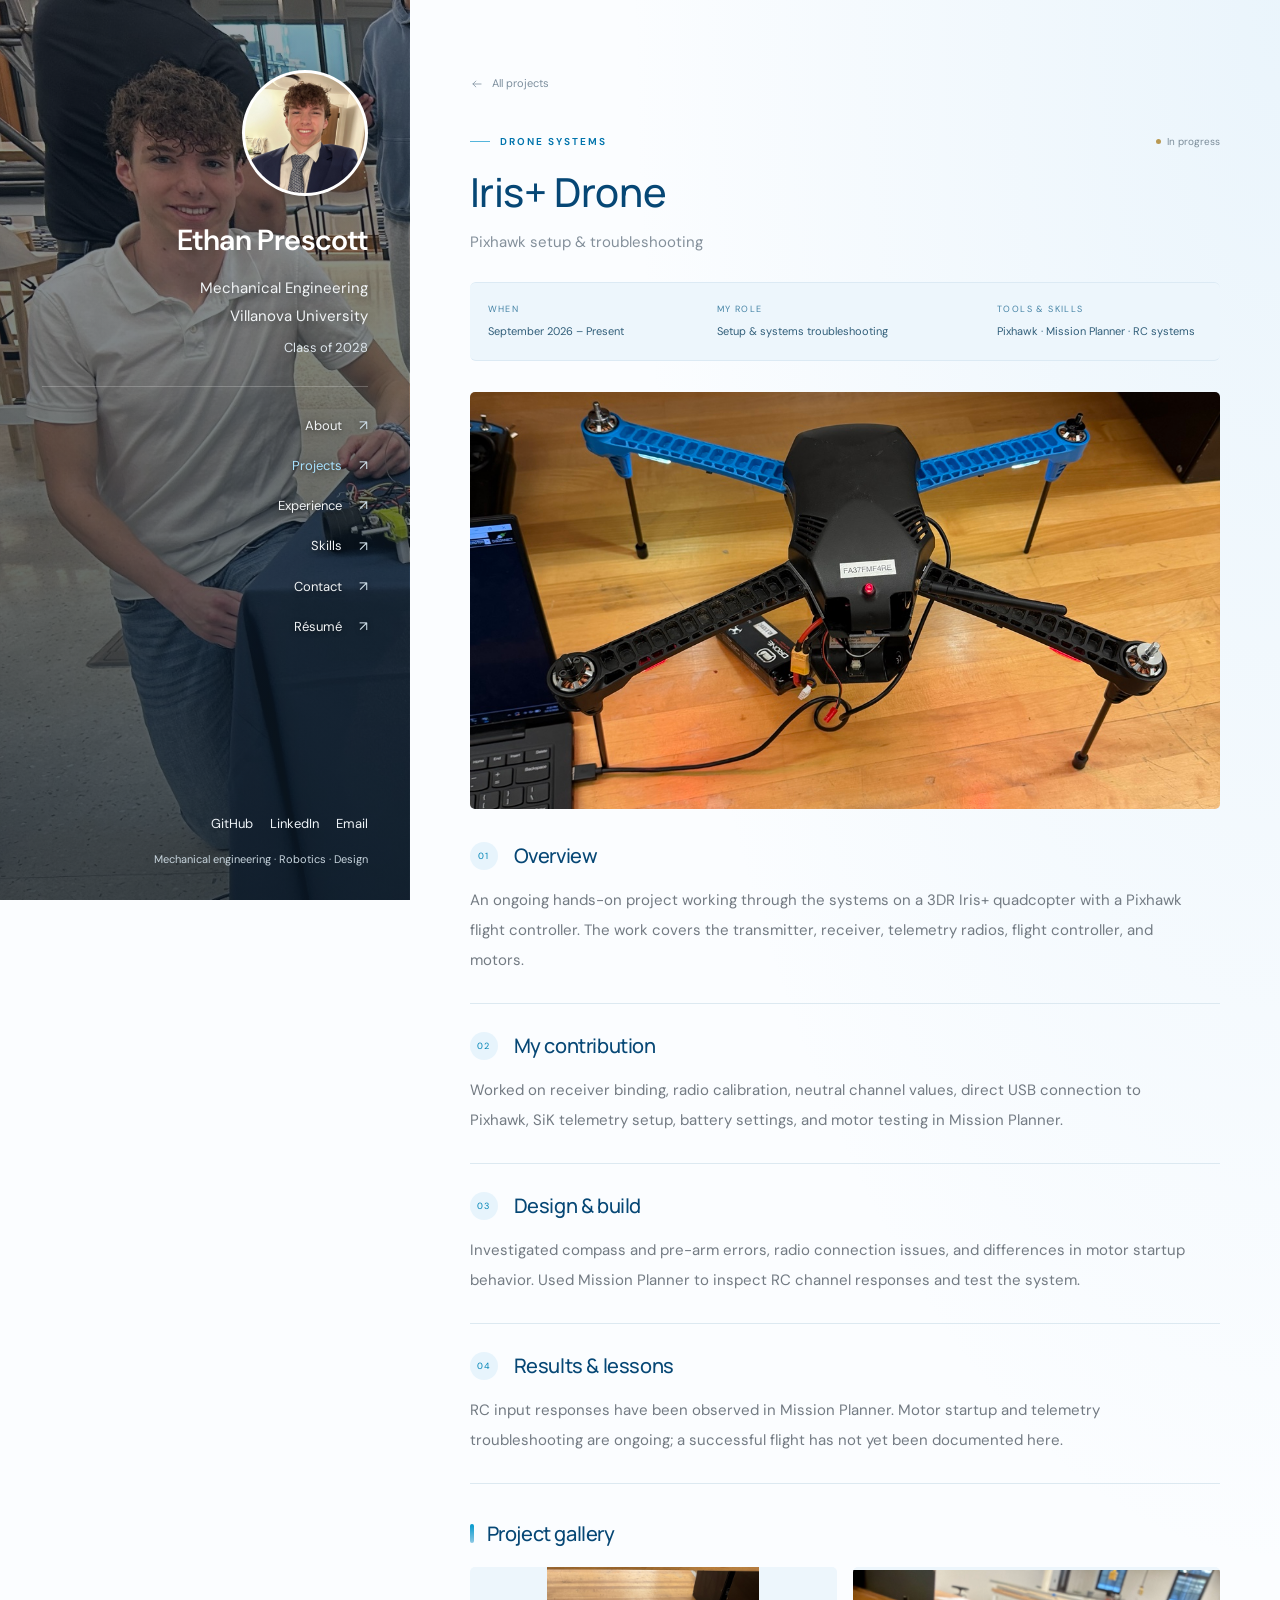
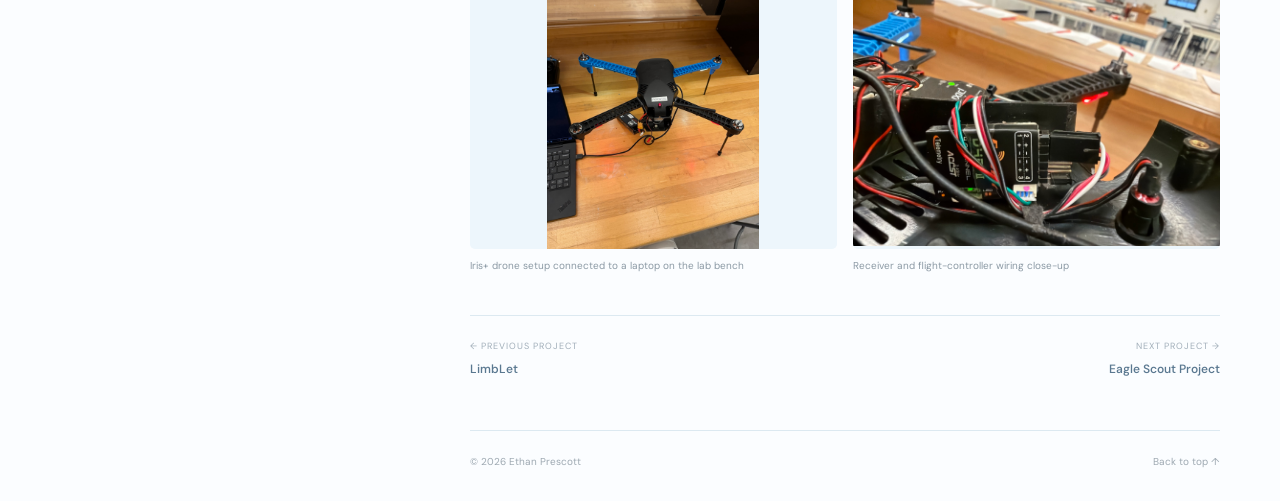
<file: projects/iris-drone.html>
<!doctype html>
<html lang="en">
<head>
  <meta charset="utf-8">
  <meta name="viewport" content="width=device-width,initial-scale=1">
  <meta name="description" content="Working on a 3DR Iris+ quadcopter: connecting the radio and flight controller, configuring telemetry, and troubleshooting motor and calibration issues.">
  <meta name="theme-color" content="#153049">
  <title>Iris+ Drone | Ethan Prescott</title>
  <link rel="icon" type="image/svg+xml" href="../assets/favicon.svg">
  <link rel="stylesheet" href="../assets/css/style.css">
  <script src="../assets/js/site.js" defer></script>
</head>
<body id="top">
  <a class="skip-link" href="#main">Skip to content</a>
  <aside class="sidebar" aria-label="Profile and navigation">
      <div class="identity"><a class="avatar" href="../index.html" aria-label="Ethan Prescott home"><img src="../assets/images/ethan-profile.jpg" alt="Ethan Prescott"></a><div><a class="sidebar-name" href="../index.html">Ethan Prescott</a><p class="sidebar-degree">Mechanical Engineering<br>Villanova University</p><p class="sidebar-school">Class of 2028</p></div></div>
      <button class="menu-toggle" type="button" aria-label="Open navigation" aria-controls="main-navigation" aria-expanded="false"><svg width="18" height="18" viewBox="0 0 24 24" fill="none" stroke="currentColor" stroke-width="1.35" stroke-linecap="round" stroke-linejoin="round" aria-hidden="true"><path d="M5 7h14M5 12h14M5 17h14"/></svg></button>
      <div class="sidebar-rule"></div><nav class="sidebar-nav" id="main-navigation" aria-label="Main navigation"><a href="../index.html#about">About</a><a href="../index.html#projects" aria-current="page">Projects</a><a href="../index.html#experience">Experience</a><a href="../index.html#skills">Skills</a><a href="../index.html#contact">Contact</a><a href="../resume.html">Résumé</a></nav>
      <div class="sidebar-bottom"><div class="sidebar-links"><a href="https://github.com/ethanjprescott-max" target="_blank" rel="noopener noreferrer">GitHub</a><a href="https://www.linkedin.com/in/ethan-prescott22" target="_blank" rel="noopener noreferrer">LinkedIn</a><a href="mailto:ethan.j.prescott@gmail.com">Email</a></div><p class="sidebar-footer">Mechanical engineering · Robotics · Design</p></div>
    </aside>
  <main class="main" id="main">
    <a class="breadcrumb" href="../index.html#projects"><svg width="14" height="14" viewBox="0 0 24 24" fill="none" stroke="currentColor" stroke-width="1.35" stroke-linecap="round" stroke-linejoin="round" aria-hidden="true"><path d="M19 12H5m5-5-5 5 5 5"/></svg> All projects</a>
    <header class="project-header"><div class="project-header-top"><p class="eyebrow">Drone systems</p><span class="status progress">In progress</span></div><h1>Iris+ Drone</h1><p class="subtitle">Pixhawk setup &amp; troubleshooting</p><dl class="project-meta"><div><dt>When</dt><dd>September 2026 – Present</dd></div><div><dt>My role</dt><dd>Setup &amp; systems troubleshooting</dd></div><div><dt>Tools & skills</dt><dd>Pixhawk · Mission Planner · RC systems</dd></div></dl></header>
    <div class="hero-photo"><img class="project-photo" src="../assets/images/projects/iris-drone/bench-setup.jpg" alt="Iris+ Drone" loading="lazy" decoding="async"></div>
    <section class="detail-section" aria-labelledby="overview-title"><div class="detail-heading"><span>01</span><h2 id="overview-title">Overview</h2></div><p class="detail-copy">An ongoing hands-on project working through the systems on a 3DR Iris+ quadcopter with a Pixhawk flight controller. The work covers the transmitter, receiver, telemetry radios, flight controller, and motors.</p></section><section class="detail-section" aria-labelledby="contribution-title"><div class="detail-heading"><span>02</span><h2 id="contribution-title">My contribution</h2></div><p class="detail-copy">Worked on receiver binding, radio calibration, neutral channel values, direct USB connection to Pixhawk, SiK telemetry setup, battery settings, and motor testing in Mission Planner.</p></section><section class="detail-section" aria-labelledby="design-title"><div class="detail-heading"><span>03</span><h2 id="design-title">Design & build</h2></div><p class="detail-copy">Investigated compass and pre-arm errors, radio connection issues, and differences in motor startup behavior. Used Mission Planner to inspect RC channel responses and test the system.</p></section><section class="detail-section" aria-labelledby="results-title"><div class="detail-heading"><span>04</span><h2 id="results-title">Results & lessons</h2></div><p class="detail-copy">RC input responses have been observed in Mission Planner. Motor startup and telemetry troubleshooting are ongoing; a successful flight has not yet been documented here.</p></section>
    <section class="gallery-section" aria-labelledby="gallery-title"><h2 id="gallery-title">Project gallery</h2><div class="gallery-grid gallery-pair"><figure><a href="../assets/images/projects/iris-drone/bench-setup.jpg" data-gallery data-caption="Iris+ drone setup connected to a laptop on the lab bench" aria-label="Enlarge Iris+ drone setup connected to a laptop on the lab bench"><img class="project-photo" src="../assets/images/projects/iris-drone/bench-setup.jpg" alt="Iris+ drone setup connected to a laptop on the lab bench" loading="lazy" decoding="async"></a><figcaption>Iris+ drone setup connected to a laptop on the lab bench</figcaption></figure><figure><a href="../assets/images/projects/iris-drone/receiver-wiring.jpg" data-gallery data-caption="Receiver and flight-controller wiring close-up" aria-label="Enlarge Receiver and flight-controller wiring close-up"><img class="project-photo" src="../assets/images/projects/iris-drone/receiver-wiring.jpg" alt="Receiver and flight-controller wiring close-up" loading="lazy" decoding="async"></a><figcaption>Receiver and flight-controller wiring close-up</figcaption></figure></div></section>
    
    
    <nav class="project-navigation" aria-label="More projects"><a href="limblet.html"><span>← Previous project</span><strong>LimbLet</strong></a><a href="eagle-scout.html"><span>Next project →</span><strong>Eagle Scout Project</strong></a></nav>
    <footer class="site-footer"><span>© 2026 Ethan Prescott</span><a href="#top">Back to top ↑</a></footer></main>
  <dialog class="lightbox" aria-label="Project image"><button class="close-dialog" type="button" aria-label="Close image">×</button><img alt=""><p></p></dialog>
</body>
</html>
</file>
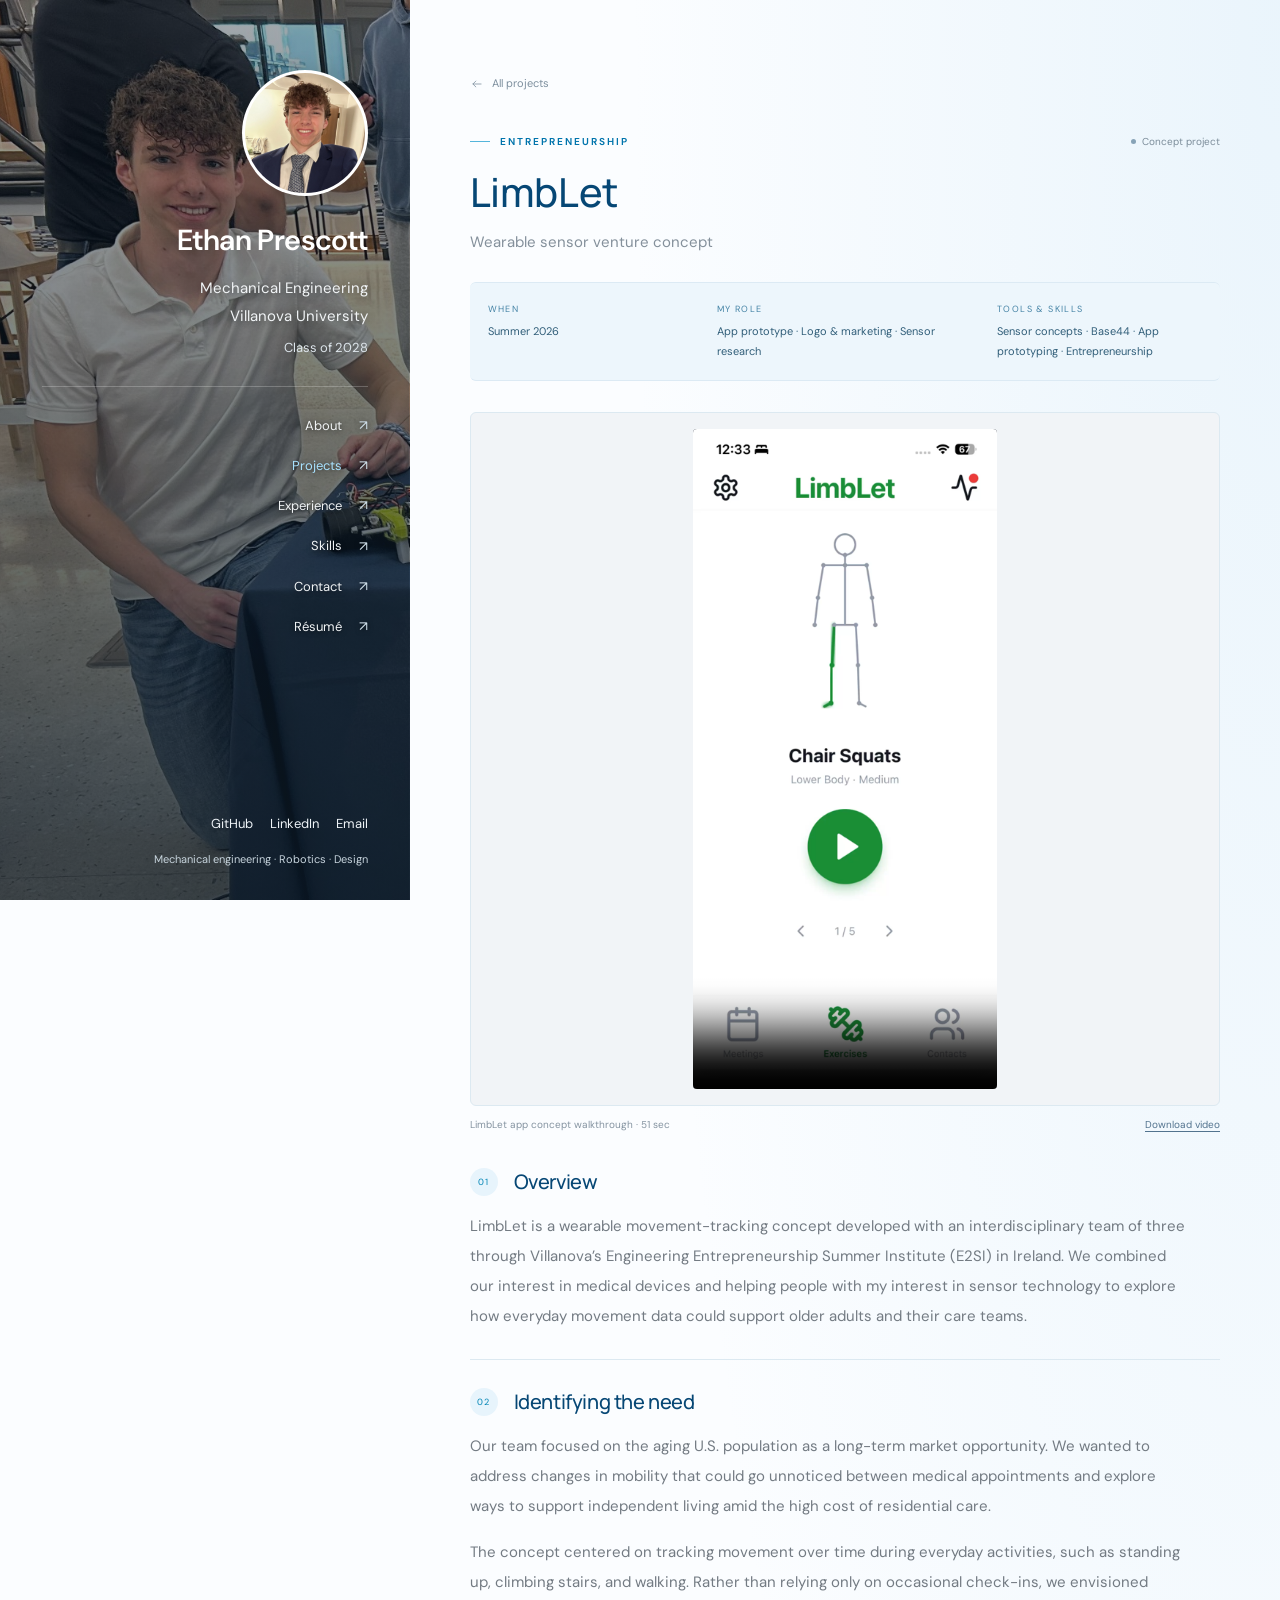
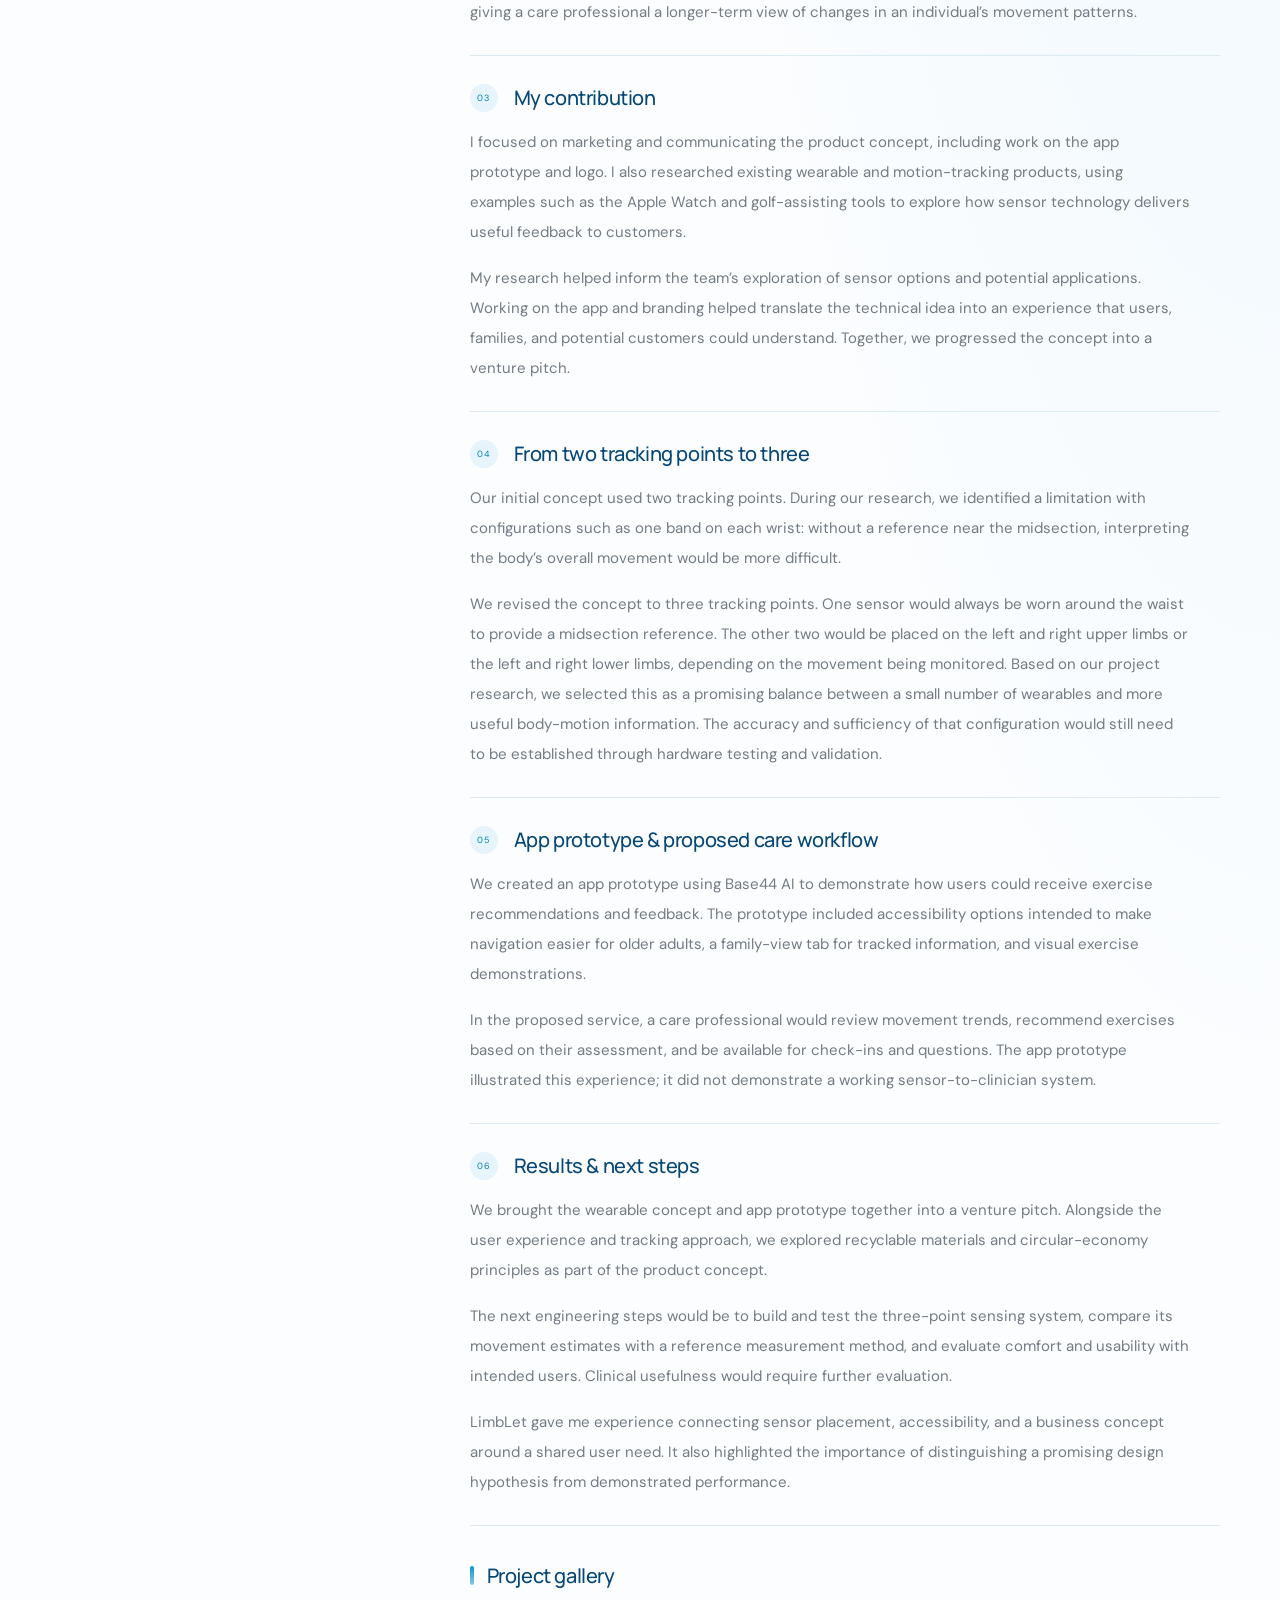
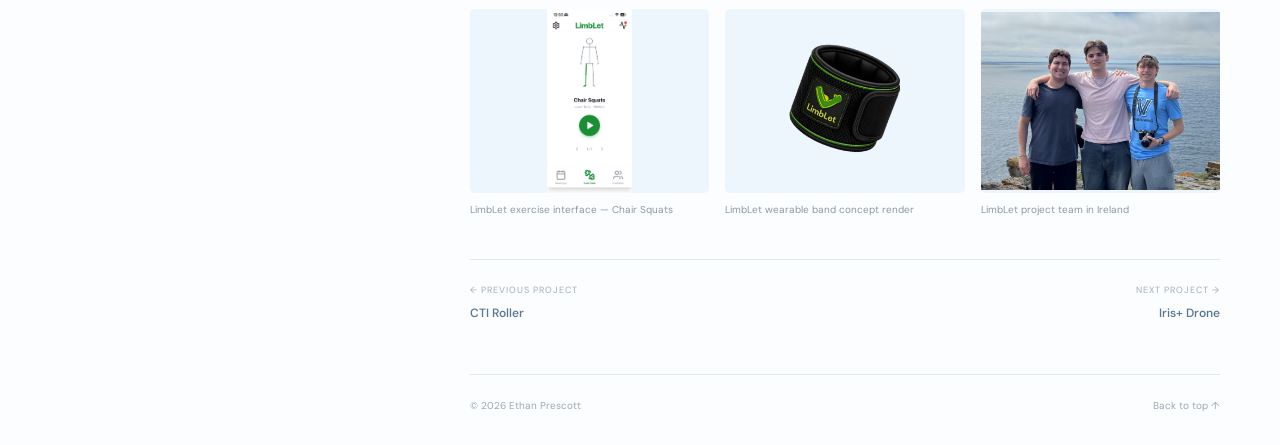
<file: projects/limblet.html>
<!doctype html>
<html lang="en">
<head>
  <meta charset="utf-8">
  <meta name="viewport" content="width=device-width,initial-scale=1">
  <meta name="description" content="Developed a wearable sensor concept supporting preventive care for aging populations, from initial ideation to a venture pitch.">
  <meta name="theme-color" content="#153049">
  <title>LimbLet | Ethan Prescott</title>
  <link rel="icon" type="image/svg+xml" href="../assets/favicon.svg">
  <link rel="stylesheet" href="../assets/css/style.css">
  <script src="../assets/js/site.js" defer></script>
</head>
<body id="top">
  <a class="skip-link" href="#main">Skip to content</a>
  <aside class="sidebar" aria-label="Profile and navigation">
      <div class="identity"><a class="avatar" href="../index.html" aria-label="Ethan Prescott home"><img src="../assets/images/ethan-profile.jpg" alt="Ethan Prescott"></a><div><a class="sidebar-name" href="../index.html">Ethan Prescott</a><p class="sidebar-degree">Mechanical Engineering<br>Villanova University</p><p class="sidebar-school">Class of 2028</p></div></div>
      <button class="menu-toggle" type="button" aria-label="Open navigation" aria-controls="main-navigation" aria-expanded="false"><svg width="18" height="18" viewBox="0 0 24 24" fill="none" stroke="currentColor" stroke-width="1.35" stroke-linecap="round" stroke-linejoin="round" aria-hidden="true"><path d="M5 7h14M5 12h14M5 17h14"/></svg></button>
      <div class="sidebar-rule"></div><nav class="sidebar-nav" id="main-navigation" aria-label="Main navigation"><a href="../index.html#about">About</a><a href="../index.html#projects" aria-current="page">Projects</a><a href="../index.html#experience">Experience</a><a href="../index.html#skills">Skills</a><a href="../index.html#contact">Contact</a><a href="../resume.html">Résumé</a></nav>
      <div class="sidebar-bottom"><div class="sidebar-links"><a href="https://github.com/ethanjprescott-max" target="_blank" rel="noopener noreferrer">GitHub</a><a href="https://www.linkedin.com/in/ethan-prescott22" target="_blank" rel="noopener noreferrer">LinkedIn</a><a href="mailto:ethan.j.prescott@gmail.com">Email</a></div><p class="sidebar-footer">Mechanical engineering · Robotics · Design</p></div>
    </aside>
  <main class="main" id="main">
    <a class="breadcrumb" href="../index.html#projects"><svg width="14" height="14" viewBox="0 0 24 24" fill="none" stroke="currentColor" stroke-width="1.35" stroke-linecap="round" stroke-linejoin="round" aria-hidden="true"><path d="M19 12H5m5-5-5 5 5 5"/></svg> All projects</a>
    <header class="project-header"><div class="project-header-top"><p class="eyebrow">Entrepreneurship</p><span class="status ">Concept project</span></div><h1>LimbLet</h1><p class="subtitle">Wearable sensor venture concept</p><dl class="project-meta"><div><dt>When</dt><dd>Summer 2026</dd></div><div><dt>My role</dt><dd>App prototype · Logo &amp; marketing · Sensor research</dd></div><div><dt>Tools & skills</dt><dd>Sensor concepts · Base44 · App prototyping · Entrepreneurship</dd></div></dl></header>
    <figure class="project-video"><div class="video-shell"><video controls playsinline preload="metadata" width="540" height="1168" poster="../assets/images/projects/limblet/exercise-interface.png" aria-label="LimbLet app concept walkthrough" aria-describedby="video-caption"><source src="../assets/videos/limblet-walkthrough.mp4" type="video/mp4">Your browser does not support embedded video. <a href="../assets/videos/limblet-walkthrough.mp4">Download the recording</a>.</video></div><figcaption id="video-caption"><span>LimbLet app concept walkthrough · 51 sec</span><a href="../assets/videos/limblet-walkthrough.mp4" download>Download video</a></figcaption></figure>
    <section class="detail-section" aria-labelledby="overview-title"><div class="detail-heading"><span>01</span><h2 id="overview-title">Overview</h2></div><p class="detail-copy">LimbLet is a wearable movement-tracking concept developed with an interdisciplinary team of three through Villanova’s Engineering Entrepreneurship Summer Institute (E2SI) in Ireland. We combined our interest in medical devices and helping people with my interest in sensor technology to explore how everyday movement data could support older adults and their care teams.</p></section>
    <section class="detail-section" aria-labelledby="need-title"><div class="detail-heading"><span>02</span><h2 id="need-title">Identifying the need</h2></div><p class="detail-copy">Our team focused on the aging U.S. population as a long-term market opportunity. We wanted to address changes in mobility that could go unnoticed between medical appointments and explore ways to support independent living amid the high cost of residential care.</p><p class="detail-copy">The concept centered on tracking movement over time during everyday activities, such as standing up, climbing stairs, and walking. Rather than relying only on occasional check-ins, we envisioned giving a care professional a longer-term view of changes in an individual’s movement patterns.</p></section>
    <section class="detail-section" aria-labelledby="contribution-title"><div class="detail-heading"><span>03</span><h2 id="contribution-title">My contribution</h2></div><p class="detail-copy">I focused on marketing and communicating the product concept, including work on the app prototype and logo. I also researched existing wearable and motion-tracking products, using examples such as the Apple Watch and golf-assisting tools to explore how sensor technology delivers useful feedback to customers.</p><p class="detail-copy">My research helped inform the team’s exploration of sensor options and potential applications. Working on the app and branding helped translate the technical idea into an experience that users, families, and potential customers could understand. Together, we progressed the concept into a venture pitch.</p></section>
    <section class="detail-section" aria-labelledby="design-title"><div class="detail-heading"><span>04</span><h2 id="design-title">From two tracking points to three</h2></div><p class="detail-copy">Our initial concept used two tracking points. During our research, we identified a limitation with configurations such as one band on each wrist: without a reference near the midsection, interpreting the body’s overall movement would be more difficult.</p><p class="detail-copy">We revised the concept to three tracking points. One sensor would always be worn around the waist to provide a midsection reference. The other two would be placed on the left and right upper limbs or the left and right lower limbs, depending on the movement being monitored. Based on our project research, we selected this as a promising balance between a small number of wearables and more useful body-motion information. The accuracy and sufficiency of that configuration would still need to be established through hardware testing and validation.</p></section>
    <section class="detail-section" aria-labelledby="app-title"><div class="detail-heading"><span>05</span><h2 id="app-title">App prototype & proposed care workflow</h2></div><p class="detail-copy">We created an app prototype using Base44 AI to demonstrate how users could receive exercise recommendations and feedback. The prototype included accessibility options intended to make navigation easier for older adults, a family-view tab for tracked information, and visual exercise demonstrations.</p><p class="detail-copy">In the proposed service, a care professional would review movement trends, recommend exercises based on their assessment, and be available for check-ins and questions. The app prototype illustrated this experience; it did not demonstrate a working sensor-to-clinician system.</p></section>
    <section class="detail-section" aria-labelledby="results-title"><div class="detail-heading"><span>06</span><h2 id="results-title">Results & next steps</h2></div><p class="detail-copy">We brought the wearable concept and app prototype together into a venture pitch. Alongside the user experience and tracking approach, we explored recyclable materials and circular-economy principles as part of the product concept.</p><p class="detail-copy">The next engineering steps would be to build and test the three-point sensing system, compare its movement estimates with a reference measurement method, and evaluate comfort and usability with intended users. Clinical usefulness would require further evaluation.</p><p class="detail-copy">LimbLet gave me experience connecting sensor placement, accessibility, and a business concept around a shared user need. It also highlighted the importance of distinguishing a promising design hypothesis from demonstrated performance.</p></section>
    <section class="gallery-section" aria-labelledby="gallery-title"><h2 id="gallery-title">Project gallery</h2><div class="gallery-grid"><figure><a href="../assets/images/projects/limblet/exercise-interface.png" data-gallery data-caption="LimbLet exercise interface — Chair Squats" aria-label="Enlarge LimbLet exercise interface — Chair Squats"><img class="project-photo" src="../assets/images/projects/limblet/exercise-interface.png" alt="LimbLet exercise interface — Chair Squats" loading="lazy" decoding="async"></a><figcaption>LimbLet exercise interface — Chair Squats</figcaption></figure><figure><a href="../assets/images/projects/limblet/wearable-concept.png" data-gallery data-caption="LimbLet wearable band concept render" aria-label="Enlarge LimbLet wearable band concept render"><img class="project-photo" src="../assets/images/projects/limblet/wearable-concept.png" alt="LimbLet wearable band concept render" loading="lazy" decoding="async"></a><figcaption>LimbLet wearable band concept render</figcaption></figure><figure><a href="../assets/images/projects/limblet/project-team.png" data-gallery data-caption="LimbLet project team in Ireland" aria-label="Enlarge LimbLet project team in Ireland"><img class="project-photo" src="../assets/images/projects/limblet/project-team.png" alt="LimbLet project team in Ireland" loading="lazy" decoding="async"></a><figcaption>LimbLet project team in Ireland</figcaption></figure></div></section>
    
    
    <nav class="project-navigation" aria-label="More projects"><a href="cti-roller.html"><span>← Previous project</span><strong>CTI Roller</strong></a><a href="iris-drone.html"><span>Next project →</span><strong>Iris+ Drone</strong></a></nav>
    <footer class="site-footer"><span>© 2026 Ethan Prescott</span><a href="#top">Back to top ↑</a></footer></main>
  <dialog class="lightbox" aria-label="Project image"><button class="close-dialog" type="button" aria-label="Close image">×</button><img alt=""><p></p></dialog>
</body>
</html>
</file>
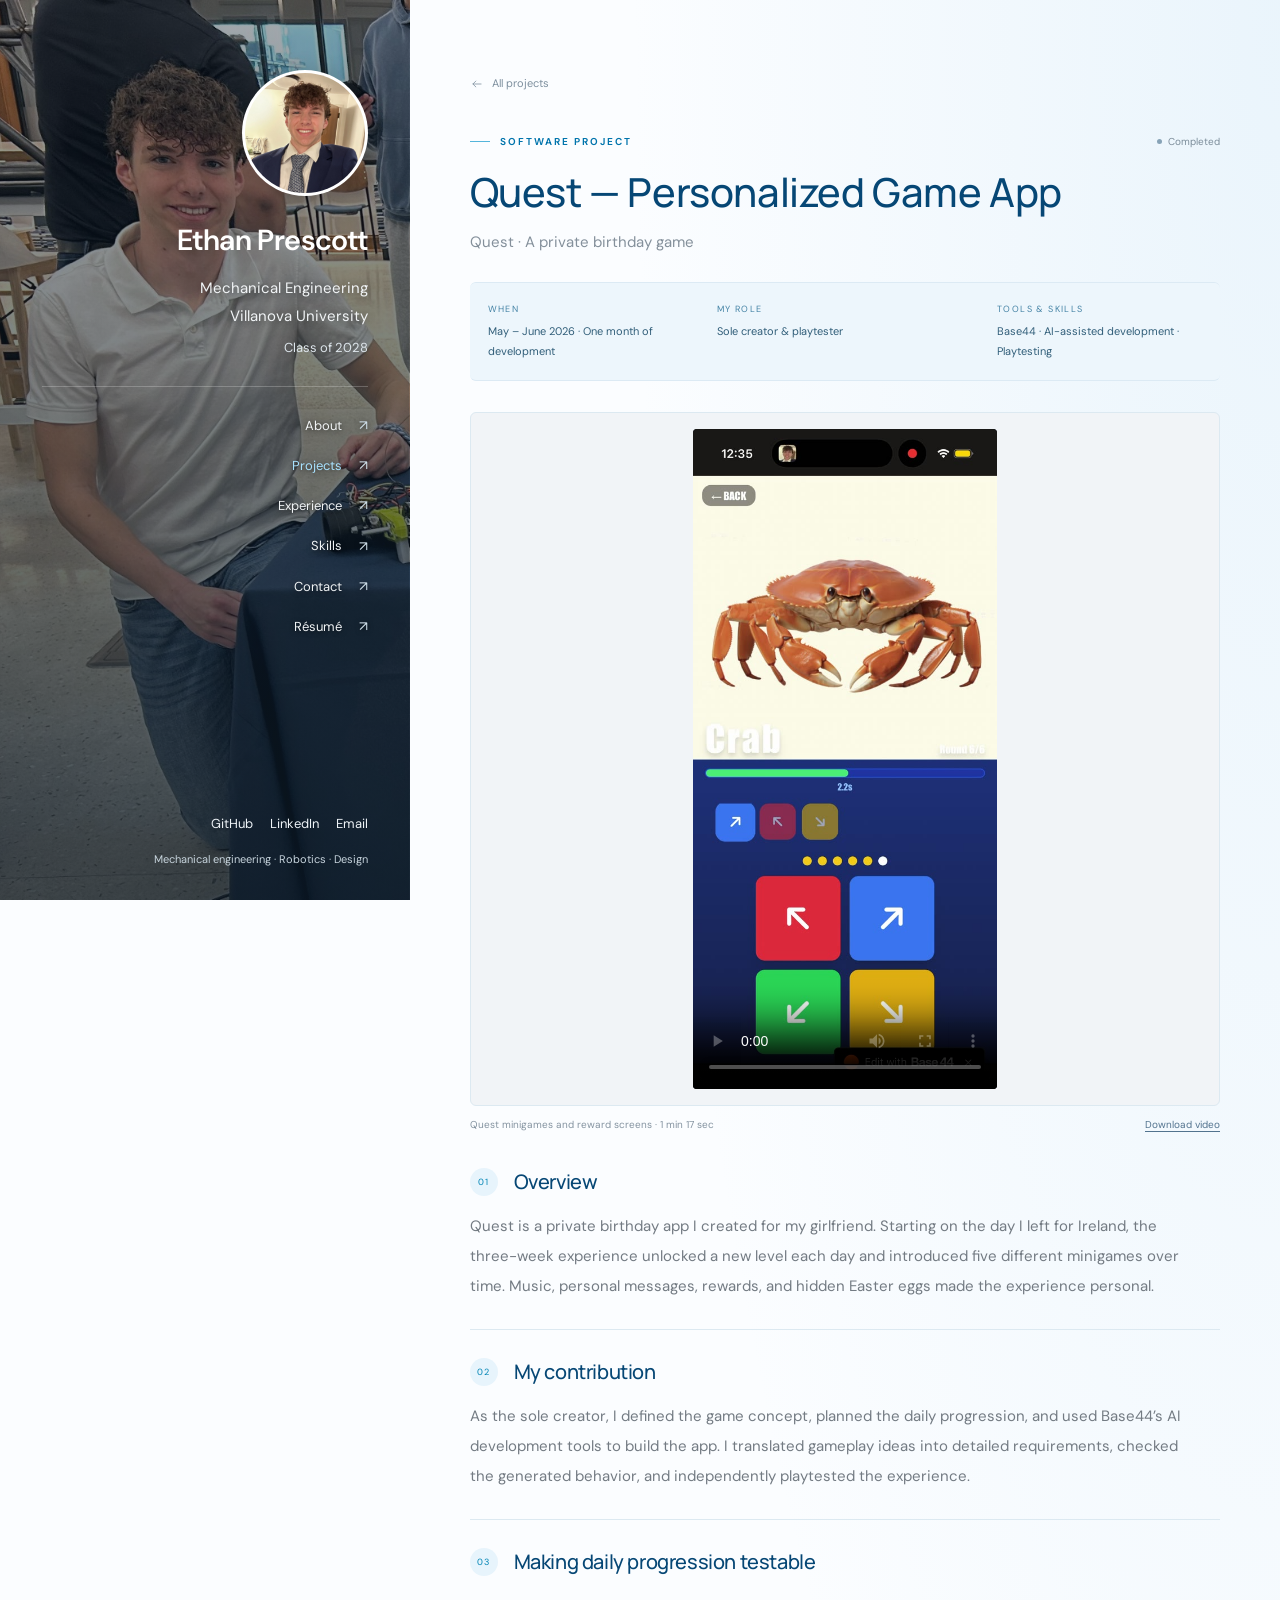
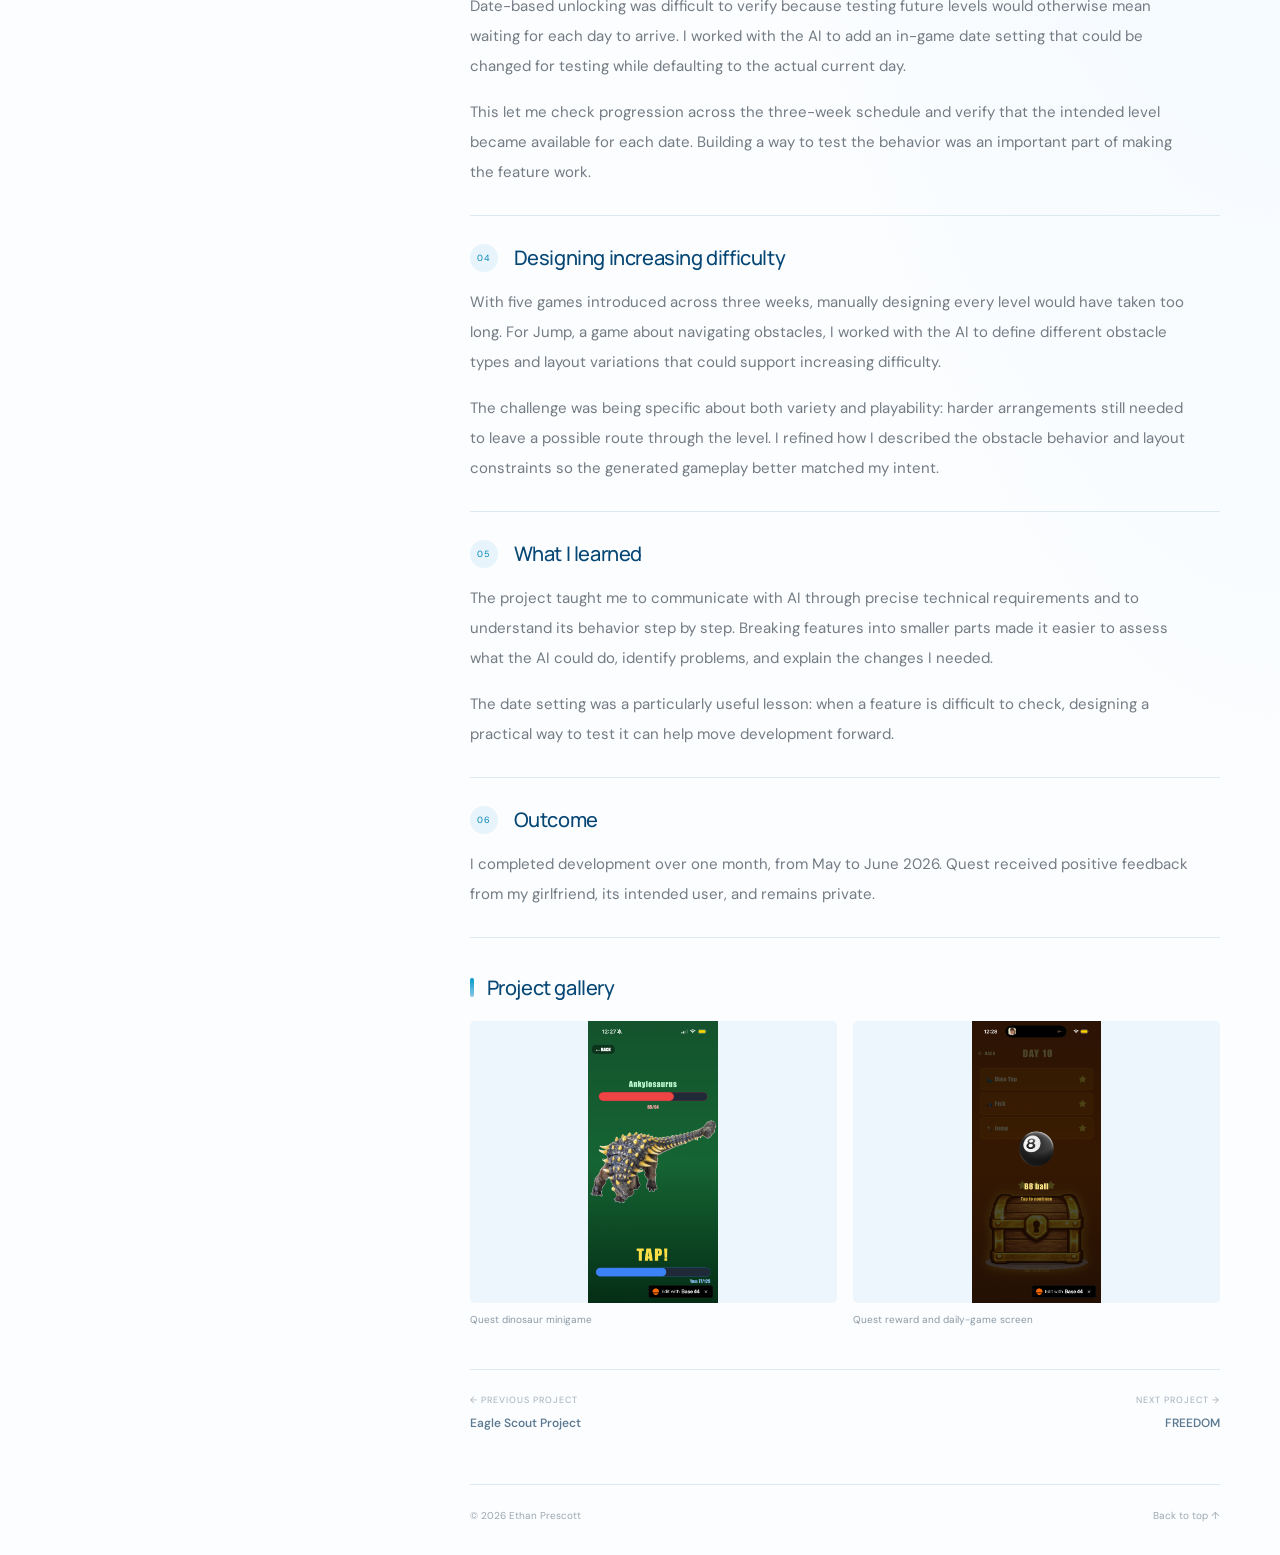
<file: projects/personal-app.html>
<!doctype html>
<html lang="en">
<head>
  <meta charset="utf-8">
  <meta name="viewport" content="width=device-width,initial-scale=1">
  <meta name="description" content="Created Quest, a private birthday game with three weeks of daily minigames, new games introduced over time, and personalized messages and rewards.">
  <meta name="theme-color" content="#153049">
  <title>Quest — Personalized Game App | Ethan Prescott</title>
  <link rel="icon" type="image/svg+xml" href="../assets/favicon.svg">
  <link rel="stylesheet" href="../assets/css/style.css">
  <script src="../assets/js/site.js" defer></script>
</head>
<body id="top">
  <a class="skip-link" href="#main">Skip to content</a>
  <aside class="sidebar" aria-label="Profile and navigation">
      <div class="identity"><a class="avatar" href="../index.html" aria-label="Ethan Prescott home"><img src="../assets/images/ethan-profile.jpg" alt="Ethan Prescott"></a><div><a class="sidebar-name" href="../index.html">Ethan Prescott</a><p class="sidebar-degree">Mechanical Engineering<br>Villanova University</p><p class="sidebar-school">Class of 2028</p></div></div>
      <button class="menu-toggle" type="button" aria-label="Open navigation" aria-controls="main-navigation" aria-expanded="false"><svg width="18" height="18" viewBox="0 0 24 24" fill="none" stroke="currentColor" stroke-width="1.35" stroke-linecap="round" stroke-linejoin="round" aria-hidden="true"><path d="M5 7h14M5 12h14M5 17h14"/></svg></button>
      <div class="sidebar-rule"></div><nav class="sidebar-nav" id="main-navigation" aria-label="Main navigation"><a href="../index.html#about">About</a><a href="../index.html#projects" aria-current="page">Projects</a><a href="../index.html#experience">Experience</a><a href="../index.html#skills">Skills</a><a href="../index.html#contact">Contact</a><a href="../resume.html">Résumé</a></nav>
      <div class="sidebar-bottom"><div class="sidebar-links"><a href="https://github.com/ethanjprescott-max" target="_blank" rel="noopener noreferrer">GitHub</a><a href="https://www.linkedin.com/in/ethan-prescott22" target="_blank" rel="noopener noreferrer">LinkedIn</a><a href="mailto:ethan.j.prescott@gmail.com">Email</a></div><p class="sidebar-footer">Mechanical engineering · Robotics · Design</p></div>
    </aside>
  <main class="main" id="main">
    <a class="breadcrumb" href="../index.html#projects"><svg width="14" height="14" viewBox="0 0 24 24" fill="none" stroke="currentColor" stroke-width="1.35" stroke-linecap="round" stroke-linejoin="round" aria-hidden="true"><path d="M19 12H5m5-5-5 5 5 5"/></svg> All projects</a>
    <header class="project-header"><div class="project-header-top"><p class="eyebrow">Software project</p><span class="status ">Completed</span></div><h1>Quest — Personalized Game App</h1><p class="subtitle">Quest · A private birthday game</p><dl class="project-meta"><div><dt>When</dt><dd>May – June 2026 · One month of development</dd></div><div><dt>My role</dt><dd>Sole creator &amp; playtester</dd></div><div><dt>Tools & skills</dt><dd>Base44 · AI-assisted development · Playtesting</dd></div></dl></header>
    <figure class="project-video"><div class="video-shell"><video controls playsinline preload="metadata" width="540" height="1174" poster="../assets/images/projects/personal-app/quest-poster.jpg" aria-label="Quest app screen recording" aria-describedby="video-caption"><source src="../assets/videos/quest-walkthrough.mp4" type="video/mp4">Your browser does not support embedded video. <a href="../assets/videos/quest-walkthrough.mp4">Download the recording</a>.</video></div><figcaption id="video-caption"><span>Quest minigames and reward screens · 1 min 17 sec</span><a href="../assets/videos/quest-walkthrough.mp4" download>Download video</a></figcaption></figure>
    <section class="detail-section" aria-labelledby="overview-title"><div class="detail-heading"><span>01</span><h2 id="overview-title">Overview</h2></div><p class="detail-copy">Quest is a private birthday app I created for my girlfriend. Starting on the day I left for Ireland, the three-week experience unlocked a new level each day and introduced five different minigames over time. Music, personal messages, rewards, and hidden Easter eggs made the experience personal.</p></section>
    <section class="detail-section" aria-labelledby="contribution-title"><div class="detail-heading"><span>02</span><h2 id="contribution-title">My contribution</h2></div><p class="detail-copy">As the sole creator, I defined the game concept, planned the daily progression, and used Base44’s AI development tools to build the app. I translated gameplay ideas into detailed requirements, checked the generated behavior, and independently playtested the experience.</p></section>
    <section class="detail-section" aria-labelledby="progression-title"><div class="detail-heading"><span>03</span><h2 id="progression-title">Making daily progression testable</h2></div><p class="detail-copy">Date-based unlocking was difficult to verify because testing future levels would otherwise mean waiting for each day to arrive. I worked with the AI to add an in-game date setting that could be changed for testing while defaulting to the actual current day.</p><p class="detail-copy">This let me check progression across the three-week schedule and verify that the intended level became available for each date. Building a way to test the behavior was an important part of making the feature work.</p></section>
    <section class="detail-section" aria-labelledby="difficulty-title"><div class="detail-heading"><span>04</span><h2 id="difficulty-title">Designing increasing difficulty</h2></div><p class="detail-copy">With five games introduced across three weeks, manually designing every level would have taken too long. For Jump, a game about navigating obstacles, I worked with the AI to define different obstacle types and layout variations that could support increasing difficulty.</p><p class="detail-copy">The challenge was being specific about both variety and playability: harder arrangements still needed to leave a possible route through the level. I refined how I described the obstacle behavior and layout constraints so the generated gameplay better matched my intent.</p></section>
    <section class="detail-section" aria-labelledby="lessons-title"><div class="detail-heading"><span>05</span><h2 id="lessons-title">What I learned</h2></div><p class="detail-copy">The project taught me to communicate with AI through precise technical requirements and to understand its behavior step by step. Breaking features into smaller parts made it easier to assess what the AI could do, identify problems, and explain the changes I needed.</p><p class="detail-copy">The date setting was a particularly useful lesson: when a feature is difficult to check, designing a practical way to test it can help move development forward.</p></section>
    <section class="detail-section" aria-labelledby="results-title"><div class="detail-heading"><span>06</span><h2 id="results-title">Outcome</h2></div><p class="detail-copy">I completed development over one month, from May to June 2026. Quest received positive feedback from my girlfriend, its intended user, and remains private.</p></section>
    <section class="gallery-section" aria-labelledby="gallery-title"><h2 id="gallery-title">Project gallery</h2><div class="gallery-grid gallery-pair"><figure><a href="../assets/images/projects/personal-app/dinosaur-minigame.png" data-gallery data-caption="Quest dinosaur minigame" aria-label="Enlarge Quest dinosaur minigame"><img class="project-photo" src="../assets/images/projects/personal-app/dinosaur-minigame.png" alt="Quest dinosaur minigame" loading="lazy" decoding="async"></a><figcaption>Quest dinosaur minigame</figcaption></figure><figure><a href="../assets/images/projects/personal-app/daily-rewards.png" data-gallery data-caption="Quest reward and daily-game screen" aria-label="Enlarge Quest reward and daily-game screen"><img class="project-photo" src="../assets/images/projects/personal-app/daily-rewards.png" alt="Quest reward and daily-game screen" loading="lazy" decoding="async"></a><figcaption>Quest reward and daily-game screen</figcaption></figure></div></section>
    
    
    <nav class="project-navigation" aria-label="More projects"><a href="eagle-scout.html"><span>← Previous project</span><strong>Eagle Scout Project</strong></a><a href="freedom.html"><span>Next project →</span><strong>FREEDOM</strong></a></nav>
    <footer class="site-footer"><span>© 2026 Ethan Prescott</span><a href="#top">Back to top ↑</a></footer></main>
  <dialog class="lightbox" aria-label="Project image"><button class="close-dialog" type="button" aria-label="Close image">×</button><img alt=""><p></p></dialog>
</body>
</html>
</file>
<file: assets/css/style.css>
@import url('https://fonts.googleapis.com/css2?family=DM+Sans:wght@400;450;500;550;600;650;700&family=Manrope:wght@400;500;600;650;700;750;800&display=swap');

:root{--navy:#132942;--ink:#202f42;--muted:#738090;--blue:#497493;--line:#e6ebef;--paper:#fff;--wash:#f5f7f9;--sidebar:340px}
*{box-sizing:border-box}html{scroll-behavior:smooth;scroll-padding-top:34px}body{margin:0;background:var(--paper);color:var(--ink);font:15px/1.85 'DM Sans',Arial,sans-serif}a{color:inherit;text-decoration:none}button{font:inherit}svg{flex-shrink:0}h1,h2,h3,h4,p{margin:0}h1,h2,h3,h4{font-family:'Manrope',Arial,sans-serif;line-height:1.35;font-weight:650}h1{font-size:42px;letter-spacing:-1.6px}h2{font-size:28px;letter-spacing:-.8px}h3{font-size:19px;letter-spacing:-.35px}p+p{margin-top:16px}a:focus-visible,button:focus-visible,summary:focus-visible{outline:3px solid #82b9df;outline-offset:5px;border-radius:3px}::selection{background:#d6e6f0}button{cursor:pointer}.skip-link{position:fixed;z-index:100;left:15px;top:10px;padding:8px 15px;background:#fff;transform:translateY(-160%)}.skip-link:focus{transform:none}.sr-only{position:absolute;width:1px;height:1px;overflow:hidden;clip:rect(0,0,0,0);white-space:nowrap}
.sidebar{position:fixed;inset:0 auto 0 0;width:var(--sidebar);padding:58px 38px 30px;background:linear-gradient(155deg,#1a3751 0%,#142d46 58%,#0f2338 100%);color:#fff;display:flex;flex-direction:column;z-index:10;overflow-y:auto}.sidebar:before{content:'';position:absolute;top:0;left:0;right:0;height:340px;pointer-events:none;opacity:.075;background-image:linear-gradient(#c3d8e8 1px,transparent 1px),linear-gradient(90deg,#c3d8e8 1px,transparent 1px);background-size:44px 44px;mask-image:linear-gradient(#000,transparent)}.identity,.sidebar-nav,.sidebar-bottom{position:relative}.avatar{width:102px;height:102px;border:1px dashed #7e9ab1;border-radius:50%;display:flex;flex-direction:column;align-items:center;justify-content:center;background:#ffffff06;color:#d0deea;overflow:hidden;margin-bottom:26px}.avatar strong{font-family:'Manrope',Arial,sans-serif;font-weight:500;font-size:27px;letter-spacing:2px;line-height:1.2}.avatar span{font-size:9px;text-transform:uppercase;letter-spacing:1.4px;margin-top:6px;color:#91aabe}.avatar img{width:100%;height:100%;object-fit:cover}.sidebar-name{font-size:25px;font-weight:650;letter-spacing:-.6px;line-height:1.4}.sidebar-degree{margin-top:13px;color:#cad5df;font-size:14px;line-height:1.85}.sidebar-school{font-size:12px;color:#8fa6ba;margin-top:5px}.sidebar-rule{height:1px;background:#ffffff17;margin:31px 0 23px}.sidebar-nav{display:flex;flex-direction:column;gap:7px}.sidebar-nav a{padding:6px 0;color:#afc0ce;font-size:13px;display:flex;justify-content:space-between;align-items:center;transition:color .15s}.sidebar-nav a:after{content:'↗';font-size:14px;color:#6e8ba3}.sidebar-nav a:hover,.sidebar-nav a[aria-current]{color:#fff}.sidebar-bottom{margin-top:auto;padding-top:48px}.sidebar-links{display:flex;gap:17px;align-items:center;color:#a5bbcc;font-size:12px}.sidebar-links a:hover{color:#fff}.sidebar-footer{margin-top:15px;color:#6f8a9f;font-size:10px}.menu-toggle{display:none}.mobile-wordmark{display:none}
.main{margin-left:var(--sidebar);padding:63px 64px 26px;max-width:1440px}.eyebrow{color:var(--blue);text-transform:uppercase;letter-spacing:2px;font-size:10px;font-weight:650;display:flex;align-items:center;gap:10px;margin-bottom:15px}.eyebrow:before{content:'';display:block;width:20px;height:1px;background:#6e92ac}.intro-title{max-width:580px;margin-bottom:23px}.intro-title em{font-style:normal;color:var(--blue)}.intro-copy{max-width:690px;color:#66717e;line-height:1.95;font-size:15px}.intro-actions{display:flex;gap:12px;flex-wrap:wrap;margin-top:26px}.button{display:inline-flex;align-items:center;justify-content:center;gap:10px;padding:9px 18px;border:1px solid #cfd8e0;border-radius:4px;font-size:12px;font-weight:600;color:#4d657a;background:transparent;line-height:1.7;transition:background .15s,border-color .15s}.button:hover{background:#f0f5f8;border-color:#879fb3}.button.primary{background:var(--navy);color:#fff;border-color:var(--navy)}.button.primary:hover{background:#23435f}.button[aria-disabled=true]{color:#99a4ae;background:#fafbfc;border-color:#e3e8ed;cursor:default}.section{border-top:1px solid var(--line);margin-top:47px;padding-top:39px;scroll-margin-top:30px}.section-head{display:flex;align-items:end;justify-content:space-between;gap:20px;margin-bottom:27px}.section-head p{font-size:11px;color:#94a0ab;letter-spacing:.2px}.project-grid{display:grid;grid-template-columns:repeat(2,minmax(0,1fr));gap:39px 28px}.project-card{min-width:0}.cover-link{display:block;border-radius:5px;overflow:hidden;margin-bottom:16px}.photo-placeholder{width:100%;aspect-ratio:1.62;background:linear-gradient(135deg,#f1f4f7,#f8fafb);border:1px dashed #d4dde5;border-radius:5px;display:flex;flex-direction:column;justify-content:center;align-items:center;position:relative;color:#a1b0bd;gap:10px;overflow:hidden}.photo-placeholder:before,.photo-placeholder:after{content:'';position:absolute;height:10px;width:10px;border-color:#c6d2dc;border-style:solid}.photo-placeholder:before{top:13px;left:13px;border-width:1px 0 0 1px}.photo-placeholder:after{bottom:13px;right:13px;border-width:0 1px 1px 0}.photo-placeholder svg{opacity:.65}.photo-placeholder span{font-size:10px;letter-spacing:1px;color:#9aaab7}.photo-placeholder .photo-no{position:absolute;top:12px;right:14px;font-size:9px;letter-spacing:1.5px;color:#a7b5c1}.cover-link:hover .photo-placeholder{border-color:#98afc1;background:#eff4f8}.project-photo{width:100%;aspect-ratio:1.62;object-fit:cover;display:block;border-radius:5px}.project-category{font-size:9px;color:var(--blue);text-transform:uppercase;letter-spacing:1.45px;margin-bottom:5px;font-weight:650}.project-title{font-size:18px;font-weight:650}.project-title a:hover{color:var(--blue)}.project-subtitle{font-size:12px;color:#83909c;margin-top:4px}.project-summary{font-size:12px;line-height:1.9;color:#6d7884;margin-top:10px;min-height:69px}.empty-summary{margin-top:15px;height:65px;display:flex;flex-direction:column;gap:9px;align-items:start;padding-top:2px}.empty-summary span{display:block;height:5px;background:#edf0f3;border-radius:3px;width:93%}.empty-summary span:nth-child(2){width:80%}.empty-summary span:nth-child(3){width:55%}.tags{display:flex;flex-wrap:wrap;gap:5px;margin-top:12px}.tag{font-size:9px;padding:2px 7px;background:#f1f4f7;color:#738597;border-radius:3px;line-height:1.8}.card-status{display:flex;justify-content:space-between;align-items:center;gap:10px;margin-top:15px;min-height:22px;font-size:10px;color:#7e8b96}.text-link{font-size:11px;font-weight:600;color:#52738e;display:inline-flex;gap:7px;align-items:center}.text-link:hover{color:#153f63}.status{display:flex;align-items:center;gap:6px;font-size:10px;color:#7b8c99}.status:before{content:'';width:5px;height:5px;background:#87a3b7;border-radius:50%}.status.progress:before{background:#b99953}.status.draft{color:#a3adb6}.status.draft:before{background:#c3cbd2}.skills-grid{display:grid;grid-template-columns:repeat(2,minmax(0,1fr));gap:23px 29px}.skill-group h3{font-size:13px;margin-bottom:9px}.skill-group p{font-size:12px;color:#788694;line-height:1.9}.experience-list{display:flex;flex-direction:column;gap:22px}.experience-item{display:grid;grid-template-columns:130px 1fr;gap:20px}.experience-label{color:#8294a3;font-size:11px}.experience-item h3{font-size:14px;margin-bottom:4px}.experience-item p{font-size:12px;color:#788591;line-height:1.8}.experience-item .organization{color:#50718b;margin-bottom:5px}.contact-copy{color:#788591;font-size:14px;max-width:580px}.contact-links{display:flex;gap:24px;flex-wrap:wrap;margin-top:21px}.contact-links a{font-size:12px;display:inline-flex;align-items:center;gap:8px;color:#59748a}.contact-links a:hover{color:#123b5c}.site-footer{border-top:1px solid var(--line);margin-top:47px;padding-top:22px;display:flex;justify-content:space-between;gap:15px;font-size:10px;color:#9da8b1}.site-footer a:hover{color:#355a78}
.breadcrumb{display:inline-flex;gap:8px;align-items:center;color:#7d8f9e;font-size:11px;margin-bottom:39px}.breadcrumb:hover{color:#1c4564}.project-header{margin-bottom:31px}.project-header h1{font-size:40px;max-width:700px}.project-header .subtitle{font-size:15px;color:#84909b;margin-top:10px}.project-header-top{display:flex;justify-content:space-between;gap:16px;align-items:center;margin-bottom:14px}.project-header-top .eyebrow{margin-bottom:0}.project-meta{display:grid;grid-template-columns:1fr 1.25fr 1fr;margin-top:26px;gap:24px;padding:20px 0;border-top:1px solid var(--line);border-bottom:1px solid var(--line)}.project-meta dt{font-size:9px;text-transform:uppercase;letter-spacing:1.4px;color:#9ba6af;margin-bottom:5px}.project-meta dd{margin:0;font-size:11px;color:#647a8b;line-height:1.8}.meta-blank{width:64%;height:5px;margin-top:11px;background:#edf0f3;border-radius:3px;display:block}.hero-photo .photo-placeholder,.hero-photo .project-photo{aspect-ratio:1.8}.hero-photo{margin-bottom:33px}.detail-section{padding:28px 0;border-bottom:1px solid var(--line)}.detail-section:first-of-type{padding-top:0}.detail-heading{display:flex;gap:16px;align-items:center;margin-bottom:15px}.detail-heading span{font-size:9px;color:#9aaab7;letter-spacing:1px}.detail-heading h2{font-size:20px;letter-spacing:-.4px}.detail-copy{max-width:720px;color:#71808d;font-size:13px;line-height:2}.empty-content{height:112px;border:1px solid #edf0f3;border-radius:4px;background:repeating-linear-gradient(to bottom,transparent 0px,transparent 33px,#f0f3f5 34px,transparent 35px);position:relative}.empty-content:before{content:'Content to be added';position:absolute;font-size:9px;letter-spacing:.8px;color:#b0bac2;top:11px;left:13px;padding:0 7px;background:white}.gallery-section{margin-top:36px}.gallery-section h2{font-size:20px;margin-bottom:20px}.gallery-grid{display:grid;grid-template-columns:repeat(3,minmax(0,1fr));gap:16px}.gallery-grid figure{margin:0;min-width:0}.gallery-grid figcaption{font-size:10px;color:#8b99a4;margin-top:8px}.gallery-grid .photo-placeholder{aspect-ratio:1.3}.gallery-grid .project-photo{aspect-ratio:1.3;cursor:zoom-in}.gallery-grid .photo-placeholder .photo-no{font-size:8px}.project-resources{display:flex;gap:12px;flex-wrap:wrap;margin-top:27px}.project-navigation{display:grid;grid-template-columns:1fr 1fr;gap:24px;border-top:1px solid var(--line);margin-top:40px;padding-top:22px}.project-navigation a:last-child{text-align:right}.project-navigation span{display:block;font-size:9px;letter-spacing:1px;text-transform:uppercase;color:#a1aeb9}.project-navigation strong{font-size:12px;font-weight:550;color:#5a7890}.project-navigation a:hover strong{color:#133c5c}.lightbox{border:none;border-radius:7px;padding:15px;background:white;max-width:95vw;max-height:92vh;color:var(--ink)}.lightbox::backdrop{background:#0e213be0}.lightbox img{display:block;max-width:85vw;max-height:74vh;object-fit:contain}.lightbox .close-dialog{display:block;margin-left:auto;background:none;border:0;padding:0 5px 8px;color:var(--ink);font-size:21px}.lightbox p{font-size:12px;margin-top:10px}
@media(min-width:1600px){:root{--sidebar:380px}.sidebar{padding-left:48px;padding-right:48px}.main{padding-left:88px;padding-right:88px}}
@media(max-width:1200px){:root{--sidebar:300px}.sidebar{padding:48px 31px 26px}.main{padding:51px 42px 25px}h1{font-size:35px}.project-grid{gap:31px 23px}.project-header h1{font-size:35px}}
@media(max-width:980px){:root{--sidebar:250px}.sidebar{padding:40px 26px 22px}.sidebar-name{font-size:22px}.sidebar-degree{font-size:12px}.sidebar-school{font-size:11px}.main{padding:44px 31px 25px}h1{font-size:32px}.project-grid{gap:32px 20px}.project-summary{min-height:92px}.project-meta{grid-template-columns:1fr 1fr;gap:16px}.project-meta>div:last-child{grid-column:1/-1}.gallery-grid{grid-template-columns:repeat(2,minmax(0,1fr))}.experience-item{grid-template-columns:100px 1fr;gap:14px}.sidebar-links{gap:12px;font-size:11px}}
@media(max-width:760px){html{scroll-padding-top:87px}.sidebar{position:sticky;inset:auto;top:0;width:100%;padding:15px 22px;background:#153049;overflow:visible;display:block}.sidebar:before{display:none}.identity{display:flex;align-items:center;gap:12px}.avatar{width:42px;height:42px;margin:0;border-style:solid;flex-shrink:0}.avatar strong{font-size:13px;letter-spacing:1px}.avatar span{display:none}.sidebar-name{font-size:15px;line-height:1.4}.sidebar-degree{margin:2px 0 0;font-size:10px;line-height:1.4}.sidebar-degree br{display:none}.sidebar-school{display:none}.sidebar-rule,.sidebar-bottom{display:none}.menu-toggle{display:flex;align-items:center;justify-content:center;position:absolute;top:22px;right:20px;border:1px solid #ffffff26;background:none;color:#ccd8e1;width:32px;height:30px;border-radius:3px;padding:4px}.sidebar-nav{flex-direction:row;flex-wrap:wrap;gap:5px 24px;padding-top:14px}.sidebar-nav a{font-size:11px;padding:4px 0}.sidebar-nav a:after{display:none}.js-enabled .sidebar-nav{display:none}.js-enabled .sidebar.menu-open .sidebar-nav{display:flex;border-top:1px solid #ffffff15;margin-top:13px}.main{margin-left:0;padding:35px 25px 23px;max-width:none}h1{font-size:32px;letter-spacing:-1.2px}.intro-title{margin-bottom:20px}.intro-copy{font-size:13px;line-height:1.95}.eyebrow{font-size:9px;letter-spacing:1.7px}.section{margin-top:37px;padding-top:30px;scroll-margin-top:88px}.section-head{margin-bottom:23px}h2{font-size:25px}.project-grid{gap:32px 23px}.project-summary{min-height:69px}.site-footer{margin-top:38px}.breadcrumb{margin-bottom:25px}.project-header h1{font-size:32px}.project-header-top{align-items:start}.hero-photo{margin-bottom:24px}.project-meta{grid-template-columns:1fr 1fr 1fr;gap:16px}.project-meta>div:last-child{grid-column:auto}.project-meta dd{font-size:10px}.gallery-grid{grid-template-columns:repeat(3,minmax(0,1fr))}.gallery-grid .photo-placeholder span{font-size:8px;letter-spacing:0}.gallery-grid .photo-placeholder svg{width:22px;height:22px}.detail-section{padding:25px 0}.detail-copy{font-size:12px}}
@media(max-width:480px){.main{padding:32px 22px 22px}.project-grid{grid-template-columns:1fr;gap:31px}.project-summary{min-height:0}.empty-summary{height:54px}.project-card .photo-placeholder,.project-card .project-photo{aspect-ratio:1.75}.project-title{font-size:19px}.project-summary{font-size:12px}.project-subtitle{font-size:12px}.project-category{font-size:9px}.section-head p{font-size:10px}.skills-grid{gap:22px 19px}.skill-group h3{font-size:12px}.skill-group p{font-size:11px}.experience-item{grid-template-columns:1fr;gap:3px}.experience-label{font-size:10px}.contact-links{gap:17px}.project-meta{grid-template-columns:1fr 1fr}.project-meta>div:last-child{grid-column:1/-1}.gallery-grid{grid-template-columns:1fr}.gallery-grid .photo-placeholder,.gallery-grid .project-photo{aspect-ratio:1.8}.gallery-grid .photo-placeholder span{font-size:10px;letter-spacing:1px}.gallery-grid .photo-placeholder svg{width:28px;height:28px}.gallery-grid figcaption{font-size:11px}.project-header-top{flex-direction:column;gap:9px}.project-header h1{font-size:31px}.project-navigation{gap:14px}.project-navigation strong{font-size:11px}.site-footer{font-size:9px}.intro-actions .button{font-size:11px;padding:9px 15px}}
@media(prefers-reduced-motion:reduce){html{scroll-behavior:auto}*,*:before,*:after{transition:none!important;animation:none!important}}

/* Project media */
.gallery-grid.gallery-pair{grid-template-columns:repeat(2,minmax(0,1fr))}.gallery-grid .project-photo{object-fit:contain;background:var(--wash)}.project-video{margin:0 0 34px}.video-shell{display:flex;justify-content:center;background:#f1f4f7;border:1px solid var(--line);border-radius:6px;overflow:hidden;padding:16px}.project-video video{display:block;width:auto;max-width:100%;height:auto;max-height:660px;aspect-ratio:auto;object-fit:contain;background:#0d1524;border-radius:4px}.project-video figcaption{display:flex;justify-content:space-between;gap:12px;flex-wrap:wrap;margin-top:10px;font-size:10px;color:#8493a0}.project-video figcaption a{color:#52738e;text-decoration:underline;text-underline-offset:3px}@media(max-width:760px){.video-shell{padding:10px}.project-video video{max-height:70vh}}@media(max-width:480px){.gallery-grid.gallery-pair{grid-template-columns:1fr}.video-shell{padding:8px}.project-video figcaption{font-size:9px}}

.video-section{margin-top:34px}.video-section h2{font-size:20px;margin-bottom:18px}

.cover-link.contain .project-photo{object-fit:contain;background:var(--wash)}.hero-photo.portrait-media{display:flex;justify-content:center;padding:16px;background:var(--wash);border:1px solid var(--line);border-radius:6px}.hero-photo.portrait-media .project-photo{width:auto;height:auto;max-width:100%;max-height:660px;aspect-ratio:auto;object-fit:contain}

/* Photo-sidebar layout, inspired by Gavin Prescott's portfolio. */
:root{--sidebar:32%;--ink:#565b61;--muted:#81878e;--blue:#426f88;--line:#e8e8e8}
body{font-size:16px;line-height:1.8}
.sidebar{padding:70px 42px 30px;text-align:right;background:linear-gradient(180deg,rgba(15,29,42,.38),rgba(12,26,39,.78)),url('../images/robotics-background.jpg') -104px center/cover no-repeat}
.sidebar:before{display:none}
.avatar{width:126px;height:126px;margin:0 0 24px auto;border:3px solid #ffffffb3;box-shadow:0 4px 24px #0003;background:#fff}
.avatar img{object-position:50% 0%;transform:none}
.sidebar-name{font-size:29px;font-weight:600;letter-spacing:-.6px;color:#fff}
.sidebar-degree{font-size:15px;color:#f1f4f6;line-height:1.9;text-shadow:0 1px 8px #0006}
.sidebar-school{color:#dde5eb;font-size:13px}
.sidebar-rule{background:#ffffff38;margin:27px 0 20px}
.sidebar-nav{align-items:flex-end;gap:3px}
.sidebar-nav a{color:#f0f3f5;font-size:13px;gap:17px;text-shadow:0 1px 5px #0008}
.sidebar-nav a:after{color:#d0e0ea}
.sidebar-links{justify-content:flex-end;color:#eef3f7;font-size:13px}
.sidebar-footer{color:#c7d4dd;font-size:11px}
.main{padding:72px 60px 30px;max-width:1600px}
h1,h2,h3{font-weight:500;letter-spacing:-.4px}
.intro-title{font-size:32px;line-height:1.4;margin-bottom:23px}
.eyebrow{color:#7d858b;font-size:10px}
.intro-copy{font-size:16px;line-height:1.9;color:#777d83;max-width:760px}
.button{font-size:13px;padding:10px 23px;border:2px solid #dedfe0;border-radius:5px;color:#606b72}
.button.primary{background:transparent;border-color:#7a99aa;color:#355d75}
.button.primary:hover{background:#f0f5f7}
.section{margin-top:47px;padding-top:41px}
h2{font-size:27px;color:#565b61}
.project-grid{gap:40px 30px}
.project-title{font-size:19px;color:#555c62}
.project-summary{font-size:14px;line-height:1.8;color:#7b8288;min-height:0}
.project-subtitle{font-size:13px}
.project-category{font-size:10px}
.tag{font-size:10px;background:#f5f5f5;color:#717b84;border:1px solid #e9ebed}
.cover-link{border-radius:6px}
.project-photo{transition:filter .2s}
.cover-link:hover .project-photo{filter:brightness(.91)}
.skill-group h3,.experience-item h3{font-size:15px}
.skill-group p,.experience-item p{font-size:14px}
.detail-copy{font-size:15px;color:#737b83}
@media(min-width:1600px){.sidebar{padding:80px 55px 35px}.main{padding:80px 80px 30px}}
@media(max-width:1200px){:root{--sidebar:31%}.sidebar{padding:55px 30px 28px}.main{padding:56px 40px 28px}.sidebar-name{font-size:25px}.sidebar-degree{font-size:13px}}
@media(max-width:980px){:root{--sidebar:29%}.sidebar{padding:48px 24px 26px}.main{padding:48px 30px 26px}.avatar{width:106px;height:106px}.sidebar-name{font-size:23px}.sidebar-links{gap:12px;font-size:11px}.intro-copy{font-size:15px}.project-summary{font-size:13px}}
@media(max-width:760px){
html{scroll-padding-top:24px}
.sidebar{position:relative;inset:auto;width:100%;padding:42px 24px 28px;min-height:440px;text-align:center;background-position:center 38%;display:flex;align-items:center}
.identity{display:block}.avatar{width:116px;height:116px;margin:0 auto 16px}.sidebar-name{font-size:27px}.sidebar-degree{font-size:14px;line-height:1.65;margin-top:9px}.sidebar-degree br{display:block}.sidebar-school{display:block;margin-top:7px;color:#e0e7ed}
.menu-toggle{display:none}.sidebar-rule{display:block;width:55px;margin:22px auto 12px}.sidebar-nav,.js-enabled .sidebar-nav{display:flex;flex-direction:row;justify-content:center;align-items:center;flex-wrap:wrap;gap:6px 22px;padding:0;max-width:440px}.sidebar-nav a{font-size:12px}.sidebar-bottom{display:block;margin-top:24px;padding-top:0}.sidebar-links{justify-content:center}.sidebar-footer{display:none}
.main{margin:0;padding:35px 26px 24px}.intro-title{font-size:29px}.intro-copy{font-size:15px}.section{scroll-margin-top:24px}.project-summary{min-height:0}.project-grid{gap:34px 24px}
}
@media(max-width:480px){.main{padding:32px 23px 22px}.sidebar{min-height:425px}.project-grid{grid-template-columns:1fr}.project-summary{font-size:14px}.intro-actions{gap:10px}.intro-actions .button{font-size:12px;padding:9px 14px}.skills-grid{grid-template-columns:1fr}.detail-copy{font-size:14px}}

/* The sidebar photograph moves gently with the project content. */
@media(min-width:761px){.sidebar{background-position:center,-164px var(--photo-position,0%);background-size:cover,auto max(calc(100vh + 320px),32vw);background-repeat:no-repeat}}
.page-intro{color:#777d83;margin-top:15px;font-size:15px}
.resume-embed{display:block;width:100%;height:1000px;max-height:110vh;border:1px solid var(--line);margin-top:30px;border-radius:5px;background:#f7f8f9}
.activity-item{padding:27px 0;border-bottom:1px solid var(--line)}
.activity-item h3{font-size:20px;margin-bottom:9px}.activity-item p{color:#777d83;font-size:15px;line-height:1.9;max-width:740px}.activity-item .activity-meta{font-size:12px;color:var(--blue);margin-bottom:12px}.activity-item .text-link{margin-top:15px;font-size:13px}
@media(max-width:760px){.resume-embed{height:75vh;min-height:420px}.activity-item h3{font-size:18px}}

/* Villanova blues, warm highlights, and restrained entrance motion. */
:root{--navy:#003b71;--blue:#006ca8;--ink:#334c61;--line:#dce9f1;--wash:#edf6fc}
body{background:#fbfdff}
.main{background:radial-gradient(ellipse at 100% 0,rgba(166,211,239,.2),transparent 650px)}
h1,h2{color:#064775}h3{color:#224e6b}
.intro-title{font-size:clamp(30px,3.1vw,43px);font-weight:650;letter-spacing:-1.1px}
.eyebrow{color:#0074ac}.eyebrow:before{background:#54b5db}
.section-head h2,.gallery-section h2,.video-section h2{position:relative;padding-left:17px}
.section-head h2:before,.gallery-section h2:before,.video-section h2:before{content:'';position:absolute;left:0;top:4px;bottom:4px;width:4px;border-radius:3px;background:linear-gradient(#0098cc,#8cc8e4)}
.section-head p{color:#5b8ea9}
.intro-actions .button{background:#fff;box-shadow:0 3px 10px #164b7010;border-color:#9ac4de;color:#00588d}
.intro-actions .button:first-child{background:#00558e;color:#fff;border-color:#00558e}
.button{transition:background .2s,box-shadow .2s,transform .2s,border-color .2s}
.button:hover{transform:translateY(-2px);box-shadow:0 6px 16px #164b7020;background:#eaf5fc}
.intro-actions .button:first-child:hover{background:#003e6d}
.project-card{border-bottom:2px solid #c1deed;padding-bottom:20px}
.project-card:nth-child(3n+2){border-bottom-color:#cbb984}
.project-card:nth-child(3n){border-bottom-color:#76b7b7}
.project-category{color:#00699c;font-weight:700}
.project-card:nth-child(3n+2) .project-category{color:#896622}
.project-card:nth-child(3n) .project-category{color:#257677}
.cover-link{box-shadow:0 4px 15px #174f6f0b;transition:transform .25s,box-shadow .25s}
.cover-link:hover{transform:translateY(-4px);box-shadow:0 12px 24px #174f6f20}
.project-title{color:#084b79}.project-title a:hover{color:#0080ba}
.tag{background:#edf6fc;border-color:#d5e8f4;color:#3b6d8e}
.text-link,.contact-links a{color:#006a9d}
.skill-group{padding:17px 19px;border-radius:7px;background:linear-gradient(120deg,#edf7ff,#f7fbfe);border-left:3px solid #70b6dc}
.skill-group:nth-child(3n+2){background:#f8f6ef;border-color:#c6ae70}
.skill-group:nth-child(3n){background:#edf7f6;border-color:#6bafab}
.skill-group h3{color:#17567e}
.experience-item .organization{color:#006ba1}
.detail-heading span{color:#0084b5;background:#e7f4fc;border-radius:50%;width:28px;height:28px;display:grid;place-items:center;flex-shrink:0}
.project-meta{background:#edf6fc;padding:18px;border-radius:6px;border-color:#dceaf4}
.project-meta dt{color:#4583a5}.project-meta dd{color:#315e79}
.sidebar-nav a{transition:color .2s,transform .2s}.sidebar-nav a:hover{color:#a8e2ff;transform:translateX(-4px)}
.sidebar-nav a[aria-current]{color:#a8e2ff}
.reveal-heading{opacity:0;transform:translate3d(22px,16px,0);transition:opacity 1.2s ease,transform 1.2s cubic-bezier(.2,.65,.25,1);transition-delay:var(--reveal-delay,0ms)}
.reveal-heading.is-visible{opacity:1;transform:translate3d(0,0,0)}
@media(prefers-reduced-motion:reduce){.reveal-heading{opacity:1;transform:none;transition:none}.button:hover,.cover-link:hover,.sidebar-nav a:hover{transform:none}}

/* Center the introduction and its actions. */
#about{text-align:center}
#about .eyebrow,#about .intro-actions{justify-content:center}
#about .intro-title,#about .intro-copy{margin-left:auto;margin-right:auto}
.main{overflow-x:clip}

#about .intro-copy{max-width:570px;width:84%;margin-left:auto;margin-right:auto}
#about .resume-button{min-width:240px;padding:12px 44px;letter-spacing:1px;font-size:14px}
@media(max-width:480px){#about .intro-copy{width:90%}#about .resume-button{min-width:220px;max-width:100%}}

#about .intro-copy{color:#000;text-align:left}

#about .intro-copy{font-size:18px;line-height:1.9}

/* Larger introduction, with proportional sizing on smaller screens. */
#about{padding-top:12px;padding-bottom:12px}
#about .intro-title{font-size:clamp(40px,4.1vw,56px);margin-bottom:30px}
#about .intro-copy{font-size:21px;line-height:1.9}
#about .intro-actions{margin-top:34px}
#about .resume-button{min-width:290px;padding:15px 54px;font-size:18px;letter-spacing:1.2px}
@media(max-width:480px){#about .intro-title{font-size:40px}#about .intro-copy{font-size:19px}#about .resume-button{min-width:250px;padding:14px 38px;font-size:17px}}

.design-comparison{margin-top:25px}.design-comparison h3{margin-bottom:16px;font-size:19px;color:#17567e}.design-comparison .project-photo{aspect-ratio:1.2;object-fit:contain;background:#edf6fc}.design-comparison figcaption{font-size:12px;color:#526c80;margin-top:10px}

/* About Me: robot and university artwork flank the introduction. */
.about-layout{display:grid;grid-template-columns:minmax(110px,1fr) minmax(0,460px) minmax(110px,1fr);align-items:center;gap:24px}
.about-text{min-width:0}
#about .intro-copy{width:100%}
.about-art{display:block;width:100%;height:auto;object-fit:contain;max-height:230px;filter:drop-shadow(0 10px 12px #15304918)}
.about-villanova{width:200%;max-width:none;margin-left:-50%;max-height:230px}
@media(min-width:761px) and (max-width:1200px){.about-layout{grid-template-columns:minmax(90px,1fr) minmax(0,400px) minmax(90px,1fr);gap:16px}#about .intro-copy{font-size:19px}#about .resume-button{min-width:0;width:100%;max-width:290px;padding-left:24px;padding-right:24px}}
@media(max-width:600px){.about-layout{grid-template-columns:1fr 1fr;gap:20px 30px}.about-text{grid-column:1/-1;grid-row:2}.about-art{height:110px;max-width:170px;justify-self:center}.about-villanova{grid-column:2;grid-row:1}.about-freedom{grid-column:1;grid-row:1}#about .intro-copy{width:100%}}

@media(max-width:600px){.about-villanova{width:200%;max-width:300px;margin-left:0}}

/* Raise the About Me artwork and give FREEDOM more presence. */
@media(min-width:601px){.about-art{transform:translateY(-155px)}.about-freedom{transform:translate(-20px,-155px) scale(1.18)}}
@media(max-width:600px){.about-freedom{transform:scale(1.12)}}

/* Repeat the opposite artwork 300px below each original. */
.about-visual{position:relative;min-width:0}
.about-art-copy{position:absolute;top:300px;left:0;pointer-events:none}
.about-visual-right .about-freedom{transform:translateY(-155px) scale(1.18)}
@media(max-width:600px){.about-visual-left{grid-column:1;grid-row:1}.about-visual-right{grid-column:2;grid-row:1}.about-visual{display:flex;justify-content:center}.about-art-copy{display:none}.about-visual-right .about-freedom{transform:none}}

/* Center the lower pair on their shared average height. */
@media(min-width:601px){.about-art-copy{top:calc(50% + 145px);transform:translateY(-50%)}.about-visual-right .about-freedom.about-art-copy{transform:translateY(-50%) scale(1.18)}}

@media(min-width:601px){.about-visual-left .about-villanova.about-art-copy{transform:translate(-20px,-50%)}}
</file>
